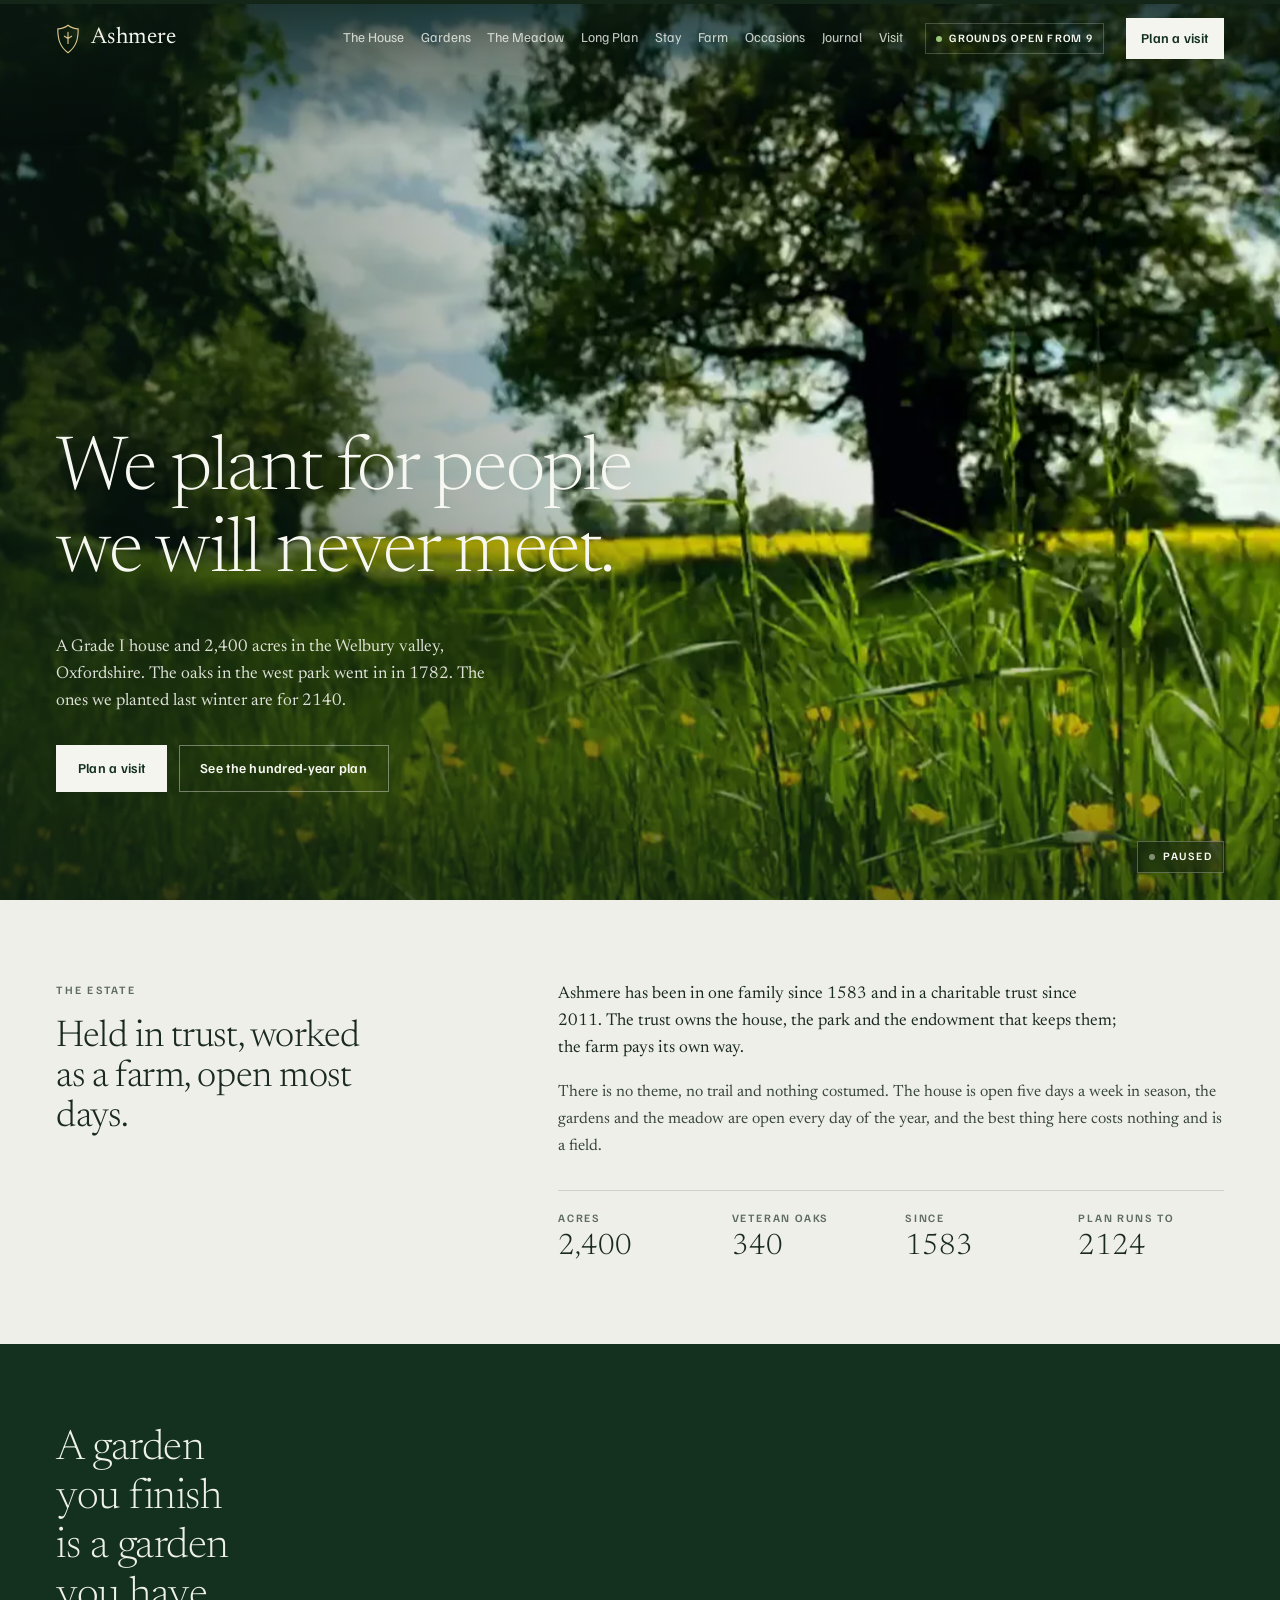
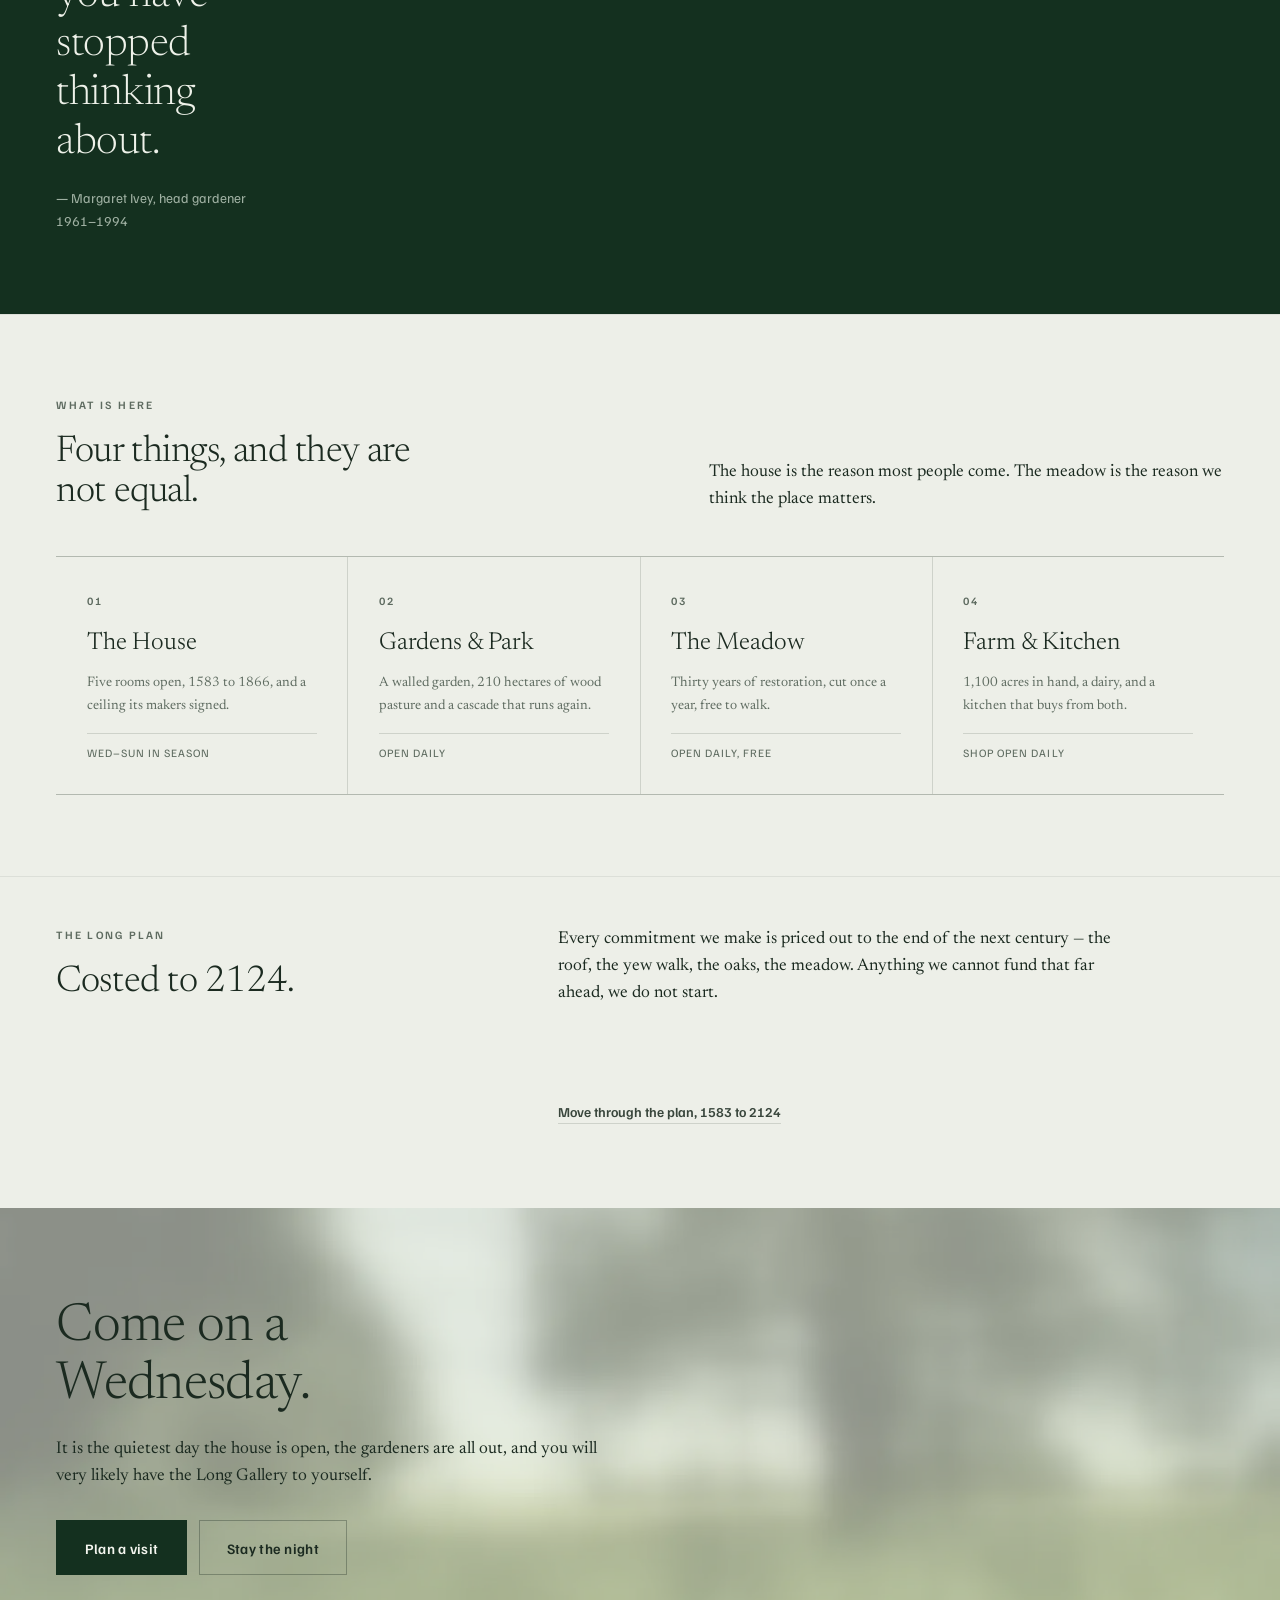
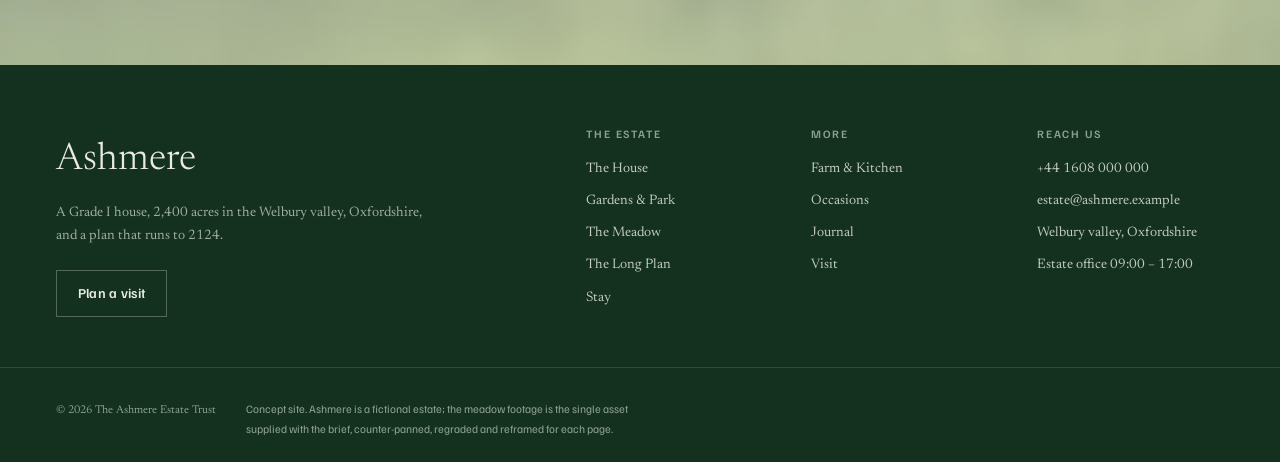
<file: index.html>
<!doctype html>
<html lang="en-GB" class="no-js">
<head>
<meta charset="utf-8">
<meta name="viewport" content="width=device-width, initial-scale=1, viewport-fit=cover">
<title>We plant for people we will never meet — Ashmere</title>
<meta name="description" content="Ashmere is a Grade I house and 2,400 acres in the Welbury valley, run on a hundred-year plan.">
<meta name="theme-color" content="#EDEFE8">
<meta property="og:title" content="We plant for people we will never meet — Ashmere">
<meta property="og:description" content="Ashmere is a Grade I house and 2,400 acres in the Welbury valley, run on a hundred-year plan.">
<meta property="og:type" content="website">
<link rel="preload" href="assets/fonts/newsreader-var.woff2" as="font" type="font/woff2" crossorigin>
<link rel="preload" href="assets/fonts/familjen-var.woff2" as="font" type="font/woff2" crossorigin>
<link rel="stylesheet" href="assets/css/site.css">
<script>document.documentElement.className="js";</script>
</head>
<body class="on-hero" data-page="index">
<a class="skip" href="#main">Skip to content</a>

<header class="bar" id="bar">
  <a class="mark" href="index.html" aria-label="Ashmere, home">
    <svg class="mark__g" width="24" height="30" viewBox="0 0 24 30" aria-hidden="true" focusable="false">
      <path d="M12 1.2c3.4 2.6 6.2 3.6 10.2 3.6 0 9.4-1.4 17.6-10.2 23.9C3.2 22.4 1.8 14.2 1.8 4.8 5.8 4.8 8.6 3.8 12 1.2Z"
            fill="none" stroke="currentColor" stroke-width="1.15" stroke-linejoin="round"/>
      <path d="M12 8.4v11M8.4 12.2 12 14.6l3.6-2.4" fill="none" stroke="currentColor"
            stroke-width="1.15" stroke-linecap="round" stroke-linejoin="round"/>
    </svg>
    <span class="mark__w">Ashmere</span>
  </a>
  <nav class="bar__nav" aria-label="Primary"><ul><li><a href="house.html">The House</a></li><li><a href="gardens.html">Gardens</a></li><li><a href="meadow.html">The Meadow</a></li><li><a href="long-plan.html">Long Plan</a></li><li><a href="stay.html">Stay</a></li><li><a href="kitchen.html">Farm</a></li><li><a href="occasions.html">Occasions</a></li><li><a href="journal.html">Journal</a></li><li><a href="visit.html">Visit</a></li></ul></nav>
  <p class="openchip" id="openChip"><span class="openchip__d"></span><span id="openText">Estate open</span></p>
  <a class="btn btn--sm" href="visit.html#plan">Plan a visit</a>
  <button class="burger" id="burger" aria-expanded="false" aria-controls="sheet" aria-label="Open menu">
    <span></span><span></span>
  </button>
</header>

<div class="sheet" id="sheet" hidden>
  <nav aria-label="Mobile"><ul><li><a href="house.html"><span>The House</span></a></li><li><a href="gardens.html"><span>Gardens & Park</span></a></li><li><a href="meadow.html"><span>The Meadow</span></a></li><li><a href="long-plan.html"><span>The Long Plan</span></a></li><li><a href="stay.html"><span>Stay</span></a></li><li><a href="kitchen.html"><span>Farm & Kitchen</span></a></li><li><a href="occasions.html"><span>Occasions</span></a></li><li><a href="journal.html"><span>Journal</span></a></li><li><a href="visit.html"><span>Visit</span></a></li></ul></nav>
  <a class="btn btn--block" href="visit.html#plan">Plan a visit</a>
  <p class="sheet__c">+44 1608 000 000<br>estate@ashmere.example</p>
</div>

<main id="main">

<section class="hero">
  <div class="hero__media">
    <video class="hero__v" id="heroVideo" muted loop playsinline autoplay disablepictureinpicture
           preload="none" tabindex="-1"></video>
    <div class="hero__scrim"></div>
  </div>
  <div class="wrap hero__in">
    <h1 class="hero__h">
      <span class="ln"><span>We plant for people</span></span>
      <span class="ln"><span>we will never meet.</span></span>
    </h1>
    <p class="hero__lede">A Grade&nbsp;I house and 2,400 acres in the Welbury valley, Oxfordshire.
      The oaks in the west park went in in 1782. The ones we planted last winter are for 2140.</p>
    <div class="hero__acts">
      <a class="btn" href="visit.html#plan">Plan a visit</a>
      <a class="btn btn--line" href="long-plan.html">See the hundred-year plan</a>
    </div>
  </div>
  <button type="button" class="motion" id="motionBtn" aria-pressed="true" aria-label="Background video">
    <span class="motion__d"></span><span id="motionLabel">Playing</span>
  </button>
</section>

<section class="band">
  <div class="wrap two">
    <div class="two__l"><p class="eyebrow reveal">The estate</p>
      <h2 class="reveal">Held in trust, worked as a farm, open most days.</h2></div>
    <div class="two__r">
      <p class="lede reveal">Ashmere has been in one family since 1583 and in a charitable trust
        since 2011. The trust owns the house, the park and the endowment that keeps them; the farm
        pays its own way.</p>
      <p class="reveal">There is no theme, no trail and nothing costumed. The house is open five
        days a week in season, the gardens and the meadow are open every day of the year, and the
        best thing here costs nothing and is a field.</p>
      <dl class="facts reveal">
        <div><dt>Acres</dt><dd>2,400</dd></div>
        <div><dt>Veteran oaks</dt><dd>340</dd></div>
        <div><dt>Since</dt><dd>1583</dd></div>
        <div><dt>Plan runs to</dt><dd>2124</dd></div>
      </dl>
    </div>
  </div>
</section>

<section class="band band--park">
  <div class="wrap">
    <blockquote class="pull reveal">
      <p>A garden you finish is a garden you have stopped thinking about.</p>
      <footer>— Margaret Ivey, head gardener 1961&ndash;1994</footer>
    </blockquote>
  </div>
</section>

<section class="band">
  <div class="wrap">
    <header class="head">
      <div><p class="eyebrow reveal">What is here</p><h2 class="reveal">Four things, and they are not equal.</h2></div>
      <p class="lede reveal">The house is the reason most people come. The meadow is the reason
        we think the place matters.</p>
    </header>
    <div class="grid4">
      <article class="tile"><a href="house.html"><span class="tile__n">01</span>
        <h3>The House</h3><p>Five rooms open, 1583 to 1866, and a ceiling its makers signed.</p>
        <span class="tile__m">Wed&ndash;Sun in season</span></a></article>
      <article class="tile"><a href="gardens.html"><span class="tile__n">02</span>
        <h3>Gardens &amp; Park</h3><p>A walled garden, 210 hectares of wood pasture and a cascade that runs again.</p>
        <span class="tile__m">Open daily</span></a></article>
      <article class="tile"><a href="meadow.html"><span class="tile__n">03</span>
        <h3>The Meadow</h3><p>Thirty years of restoration, cut once a year, free to walk.</p>
        <span class="tile__m">Open daily, free</span></a></article>
      <article class="tile"><a href="kitchen.html"><span class="tile__n">04</span>
        <h3>Farm &amp; Kitchen</h3><p>1,100 acres in hand, a dairy, and a kitchen that buys from both.</p>
        <span class="tile__m">Shop open daily</span></a></article>
    </div>
  </div>
</section>

<section class="band band--tight">
  <div class="wrap two">
    <div class="two__l"><p class="eyebrow reveal">The long plan</p>
      <h2 class="reveal">Costed to 2124.</h2></div>
    <div class="two__r">
      <p class="lede reveal">Every commitment we make is priced out to the end of the next
        century — the roof, the yew walk, the oaks, the meadow. Anything we cannot fund that far
        ahead, we do not start.</p>
      <p class="reveal">It sounds grand and it is mostly just arithmetic. It also means nobody
        here is in a hurry, which visitors notice within about ten minutes.</p>
      <p class="more reveal"><a href="long-plan.html">Move through the plan, 1583 to 2124</a></p>
    </div>
  </div>
</section>

<section class="cta">
  <div class="wrap cta__in">
    <h2 class="reveal">Come on a Wednesday.</h2>
    <p class="lede reveal">It is the quietest day the house is open, the gardeners are all out,
      and you will very likely have the Long Gallery to yourself.</p>
    <div class="cta__acts"><a class="btn btn--lg" href="visit.html#plan">Plan a visit</a>
      <a class="btn btn--line btn--lg" href="stay.html">Stay the night</a></div>
  </div>
</section>

</main>

<footer class="foot">
  <div class="wrap foot__top">
    <div class="foot__brand">
      <p class="foot__mk">Ashmere</p>
      <p class="foot__tag">A Grade&nbsp;I house, 2,400 acres in the Welbury valley, Oxfordshire,<br>
        and a plan that runs to 2124.</p>
      <a class="btn btn--ghost" href="visit.html#plan">Plan a visit</a>
    </div>
    <div class="foot__cols">
      <div><h2>The estate</h2><ul><li><a href="house.html">The House</a></li><li><a href="gardens.html">Gardens & Park</a></li><li><a href="meadow.html">The Meadow</a></li><li><a href="long-plan.html">The Long Plan</a></li><li><a href="stay.html">Stay</a></li></ul></div>
      <div><h2>More</h2><ul><li><a href="kitchen.html">Farm & Kitchen</a></li><li><a href="occasions.html">Occasions</a></li><li><a href="journal.html">Journal</a></li><li><a href="visit.html">Visit</a></li></ul></div>
      <div><h2>Reach us</h2><ul>
        <li><a href="tel:+441608000000">+44 1608 000 000</a></li>
        <li><a href="mailto:estate@ashmere.example">estate@ashmere.example</a></li>
        <li><span>Welbury valley, Oxfordshire</span></li>
        <li><span>Estate office 09:00 – 17:00</span></li>
      </ul></div>
    </div>
  </div>
  <div class="wrap foot__base">
    <p>© 2026 The Ashmere Estate Trust</p>
    <p class="foot__fine">Concept site. Ashmere is a fictional estate; the meadow footage is
      the single asset supplied with the brief, counter-panned, regraded and reframed for each page.</p>
  </div>
</footer>

<script src="assets/js/site.js" defer></script>
<script>window.ASH_HERO=1;</script>
</body>
</html>
</file>
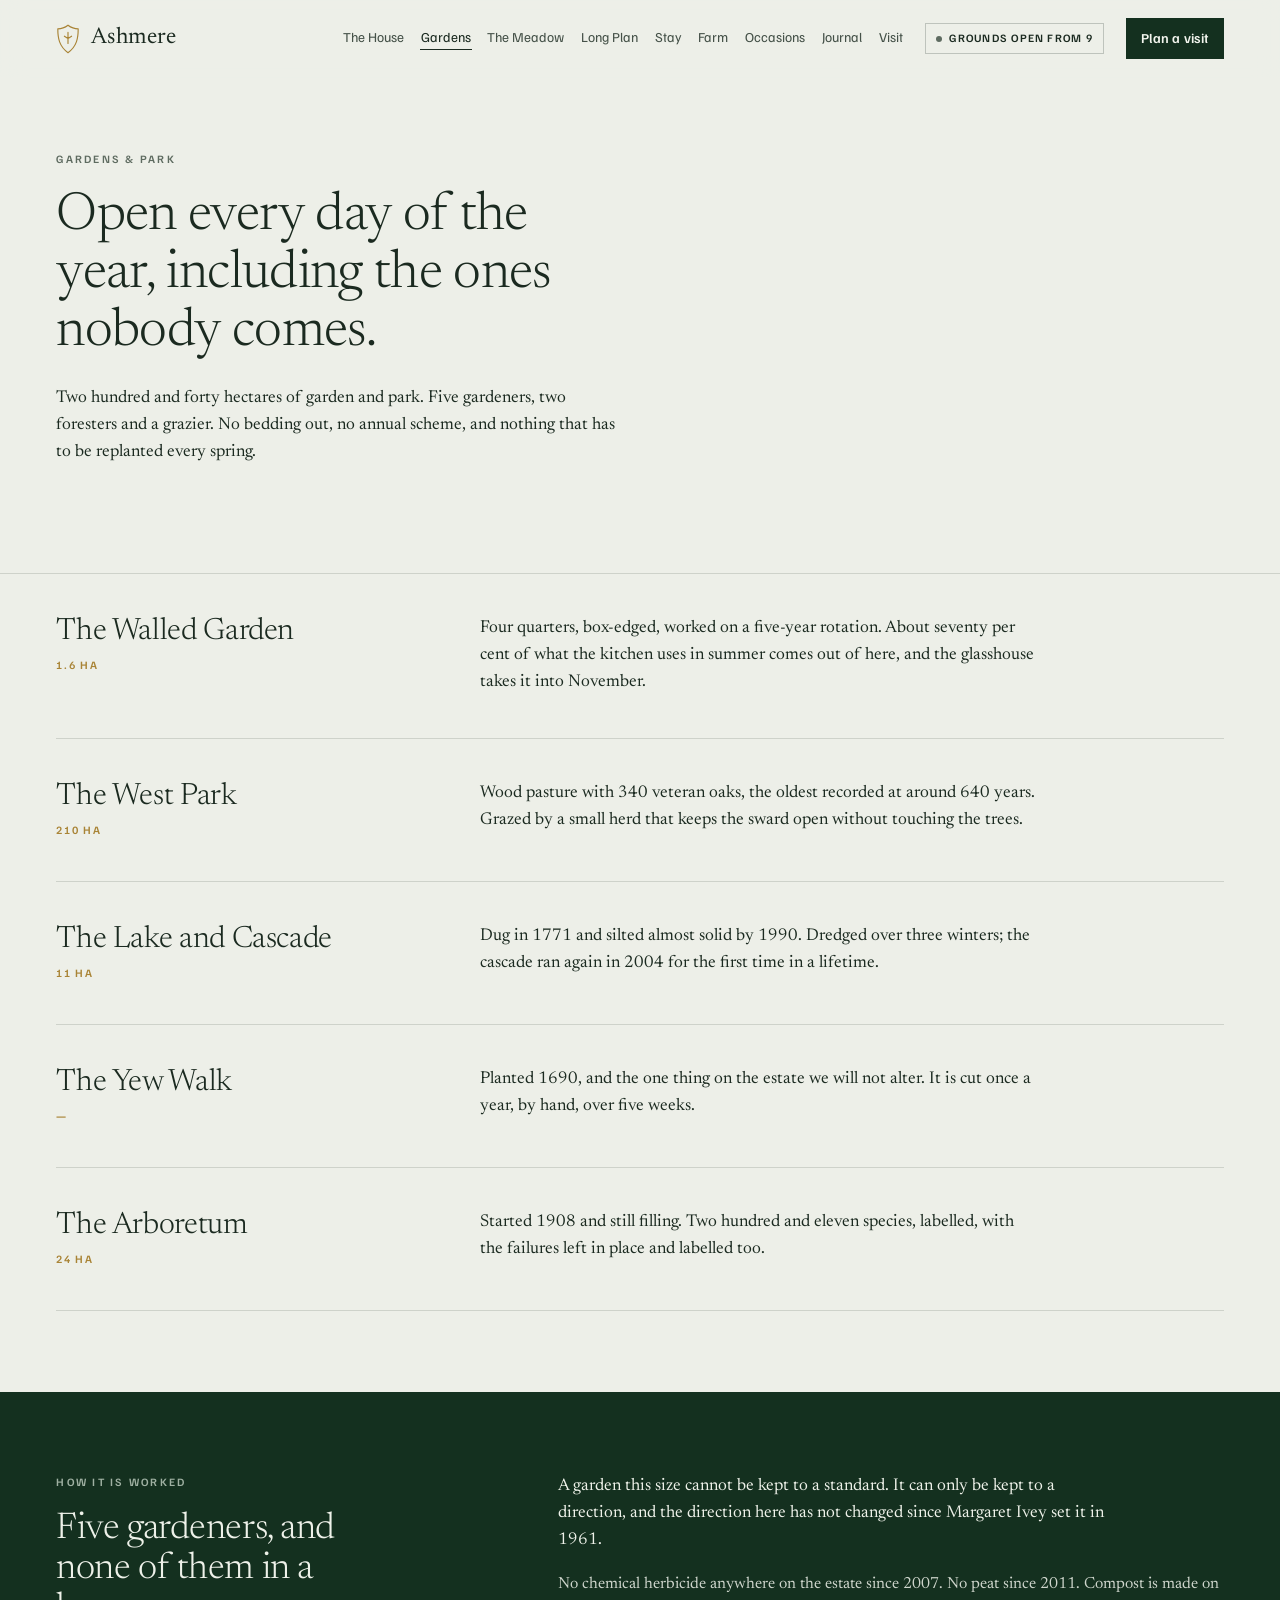
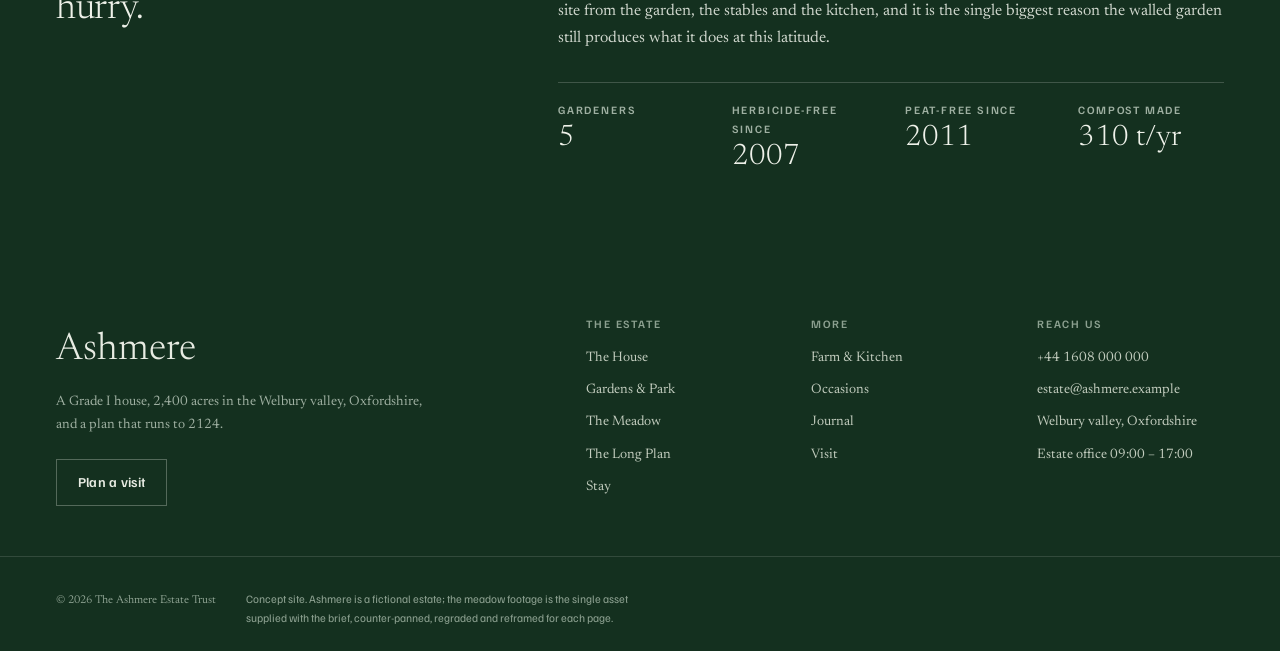
<file: gardens.html>
<!doctype html>
<html lang="en-GB" class="no-js">
<head>
<meta charset="utf-8">
<meta name="viewport" content="width=device-width, initial-scale=1, viewport-fit=cover">
<title>Gardens &amp; Park — Ashmere</title>
<meta name="description" content="A walled garden, 210 hectares of wood pasture, a lake and cascade, a 1690 yew walk and an arboretum.">
<meta name="theme-color" content="#EDEFE8">
<meta property="og:title" content="Gardens &amp; Park — Ashmere">
<meta property="og:description" content="A walled garden, 210 hectares of wood pasture, a lake and cascade, a 1690 yew walk and an arboretum.">
<meta property="og:type" content="website">
<link rel="preload" href="assets/fonts/newsreader-var.woff2" as="font" type="font/woff2" crossorigin>
<link rel="preload" href="assets/fonts/familjen-var.woff2" as="font" type="font/woff2" crossorigin>
<link rel="stylesheet" href="assets/css/site.css">
<script>document.documentElement.className="js";</script>
</head>
<body class="" data-page="gardens">
<a class="skip" href="#main">Skip to content</a>

<header class="bar" id="bar">
  <a class="mark" href="index.html" aria-label="Ashmere, home">
    <svg class="mark__g" width="24" height="30" viewBox="0 0 24 30" aria-hidden="true" focusable="false">
      <path d="M12 1.2c3.4 2.6 6.2 3.6 10.2 3.6 0 9.4-1.4 17.6-10.2 23.9C3.2 22.4 1.8 14.2 1.8 4.8 5.8 4.8 8.6 3.8 12 1.2Z"
            fill="none" stroke="currentColor" stroke-width="1.15" stroke-linejoin="round"/>
      <path d="M12 8.4v11M8.4 12.2 12 14.6l3.6-2.4" fill="none" stroke="currentColor"
            stroke-width="1.15" stroke-linecap="round" stroke-linejoin="round"/>
    </svg>
    <span class="mark__w">Ashmere</span>
  </a>
  <nav class="bar__nav" aria-label="Primary"><ul><li><a href="house.html">The House</a></li><li><a href="gardens.html" aria-current="page">Gardens</a></li><li><a href="meadow.html">The Meadow</a></li><li><a href="long-plan.html">Long Plan</a></li><li><a href="stay.html">Stay</a></li><li><a href="kitchen.html">Farm</a></li><li><a href="occasions.html">Occasions</a></li><li><a href="journal.html">Journal</a></li><li><a href="visit.html">Visit</a></li></ul></nav>
  <p class="openchip" id="openChip"><span class="openchip__d"></span><span id="openText">Estate open</span></p>
  <a class="btn btn--sm" href="visit.html#plan">Plan a visit</a>
  <button class="burger" id="burger" aria-expanded="false" aria-controls="sheet" aria-label="Open menu">
    <span></span><span></span>
  </button>
</header>

<div class="sheet" id="sheet" hidden>
  <nav aria-label="Mobile"><ul><li><a href="house.html"><span>The House</span></a></li><li><a href="gardens.html"><span>Gardens & Park</span></a></li><li><a href="meadow.html"><span>The Meadow</span></a></li><li><a href="long-plan.html"><span>The Long Plan</span></a></li><li><a href="stay.html"><span>Stay</span></a></li><li><a href="kitchen.html"><span>Farm & Kitchen</span></a></li><li><a href="occasions.html"><span>Occasions</span></a></li><li><a href="journal.html"><span>Journal</span></a></li><li><a href="visit.html"><span>Visit</span></a></li></ul></nav>
  <a class="btn btn--block" href="visit.html#plan">Plan a visit</a>
  <p class="sheet__c">+44 1608 000 000<br>estate@ashmere.example</p>
</div>

<main id="main">
<section class="phead phead--light">
  
  <div class="wrap phead__in">
    <p class="eyebrow reveal">Gardens & Park</p>
    <h1 class="phead__h reveal">Open every day of the year, including the ones nobody comes.</h1>
    <p class="lede reveal">Two hundred and forty hectares of garden and park. Five gardeners, two foresters and a grazier. No bedding out, no annual scheme, and nothing that has to be replanted every spring.</p>
    
  </div>
</section>
<section class="band band--tight"><div class="wrap areas">
      <article class="area">
        <div class="area__h"><h2>The Walled Garden</h2><p class="area__m">1.6 ha</p></div>
        <p class="lede">Four quarters, box-edged, worked on a five-year rotation. About seventy per cent of what the kitchen uses in summer comes out of here, and the glasshouse takes it into November.</p>
      </article>
      <article class="area">
        <div class="area__h"><h2>The West Park</h2><p class="area__m">210 ha</p></div>
        <p class="lede">Wood pasture with 340 veteran oaks, the oldest recorded at around 640 years. Grazed by a small herd that keeps the sward open without touching the trees.</p>
      </article>
      <article class="area">
        <div class="area__h"><h2>The Lake and Cascade</h2><p class="area__m">11 ha</p></div>
        <p class="lede">Dug in 1771 and silted almost solid by 1990. Dredged over three winters; the cascade ran again in 2004 for the first time in a lifetime.</p>
      </article>
      <article class="area">
        <div class="area__h"><h2>The Yew Walk</h2><p class="area__m">—</p></div>
        <p class="lede">Planted 1690, and the one thing on the estate we will not alter. It is cut once a year, by hand, over five weeks.</p>
      </article>
      <article class="area">
        <div class="area__h"><h2>The Arboretum</h2><p class="area__m">24 ha</p></div>
        <p class="lede">Started 1908 and still filling. Two hundred and eleven species, labelled, with the failures left in place and labelled too.</p>
      </article></div></section>

<section class="band band--park">
  <div class="wrap two">
    <div class="two__l"><p class="eyebrow reveal">How it is worked</p>
      <h2 class="reveal">Five gardeners, and none of them in a hurry.</h2></div>
    <div class="two__r">
      <p class="lede reveal">A garden this size cannot be kept to a standard. It can only be kept
        to a direction, and the direction here has not changed since Margaret Ivey set it in 1961.</p>
      <p class="reveal">No chemical herbicide anywhere on the estate since 2007. No peat since 2011.
        Compost is made on site from the garden, the stables and the kitchen, and it is the single
        biggest reason the walled garden still produces what it does at this latitude.</p>
      <dl class="facts facts--inv reveal">
        <div><dt>Gardeners</dt><dd>5</dd></div>
        <div><dt>Herbicide-free since</dt><dd>2007</dd></div>
        <div><dt>Peat-free since</dt><dd>2011</dd></div>
        <div><dt>Compost made</dt><dd>310 t/yr</dd></div>
      </dl>
    </div>
  </div>
</section>

</main>

<footer class="foot">
  <div class="wrap foot__top">
    <div class="foot__brand">
      <p class="foot__mk">Ashmere</p>
      <p class="foot__tag">A Grade&nbsp;I house, 2,400 acres in the Welbury valley, Oxfordshire,<br>
        and a plan that runs to 2124.</p>
      <a class="btn btn--ghost" href="visit.html#plan">Plan a visit</a>
    </div>
    <div class="foot__cols">
      <div><h2>The estate</h2><ul><li><a href="house.html">The House</a></li><li><a href="gardens.html">Gardens & Park</a></li><li><a href="meadow.html">The Meadow</a></li><li><a href="long-plan.html">The Long Plan</a></li><li><a href="stay.html">Stay</a></li></ul></div>
      <div><h2>More</h2><ul><li><a href="kitchen.html">Farm & Kitchen</a></li><li><a href="occasions.html">Occasions</a></li><li><a href="journal.html">Journal</a></li><li><a href="visit.html">Visit</a></li></ul></div>
      <div><h2>Reach us</h2><ul>
        <li><a href="tel:+441608000000">+44 1608 000 000</a></li>
        <li><a href="mailto:estate@ashmere.example">estate@ashmere.example</a></li>
        <li><span>Welbury valley, Oxfordshire</span></li>
        <li><span>Estate office 09:00 – 17:00</span></li>
      </ul></div>
    </div>
  </div>
  <div class="wrap foot__base">
    <p>© 2026 The Ashmere Estate Trust</p>
    <p class="foot__fine">Concept site. Ashmere is a fictional estate; the meadow footage is
      the single asset supplied with the brief, counter-panned, regraded and reframed for each page.</p>
  </div>
</footer>

<script src="assets/js/site.js" defer></script>
</body>
</html>
</file>
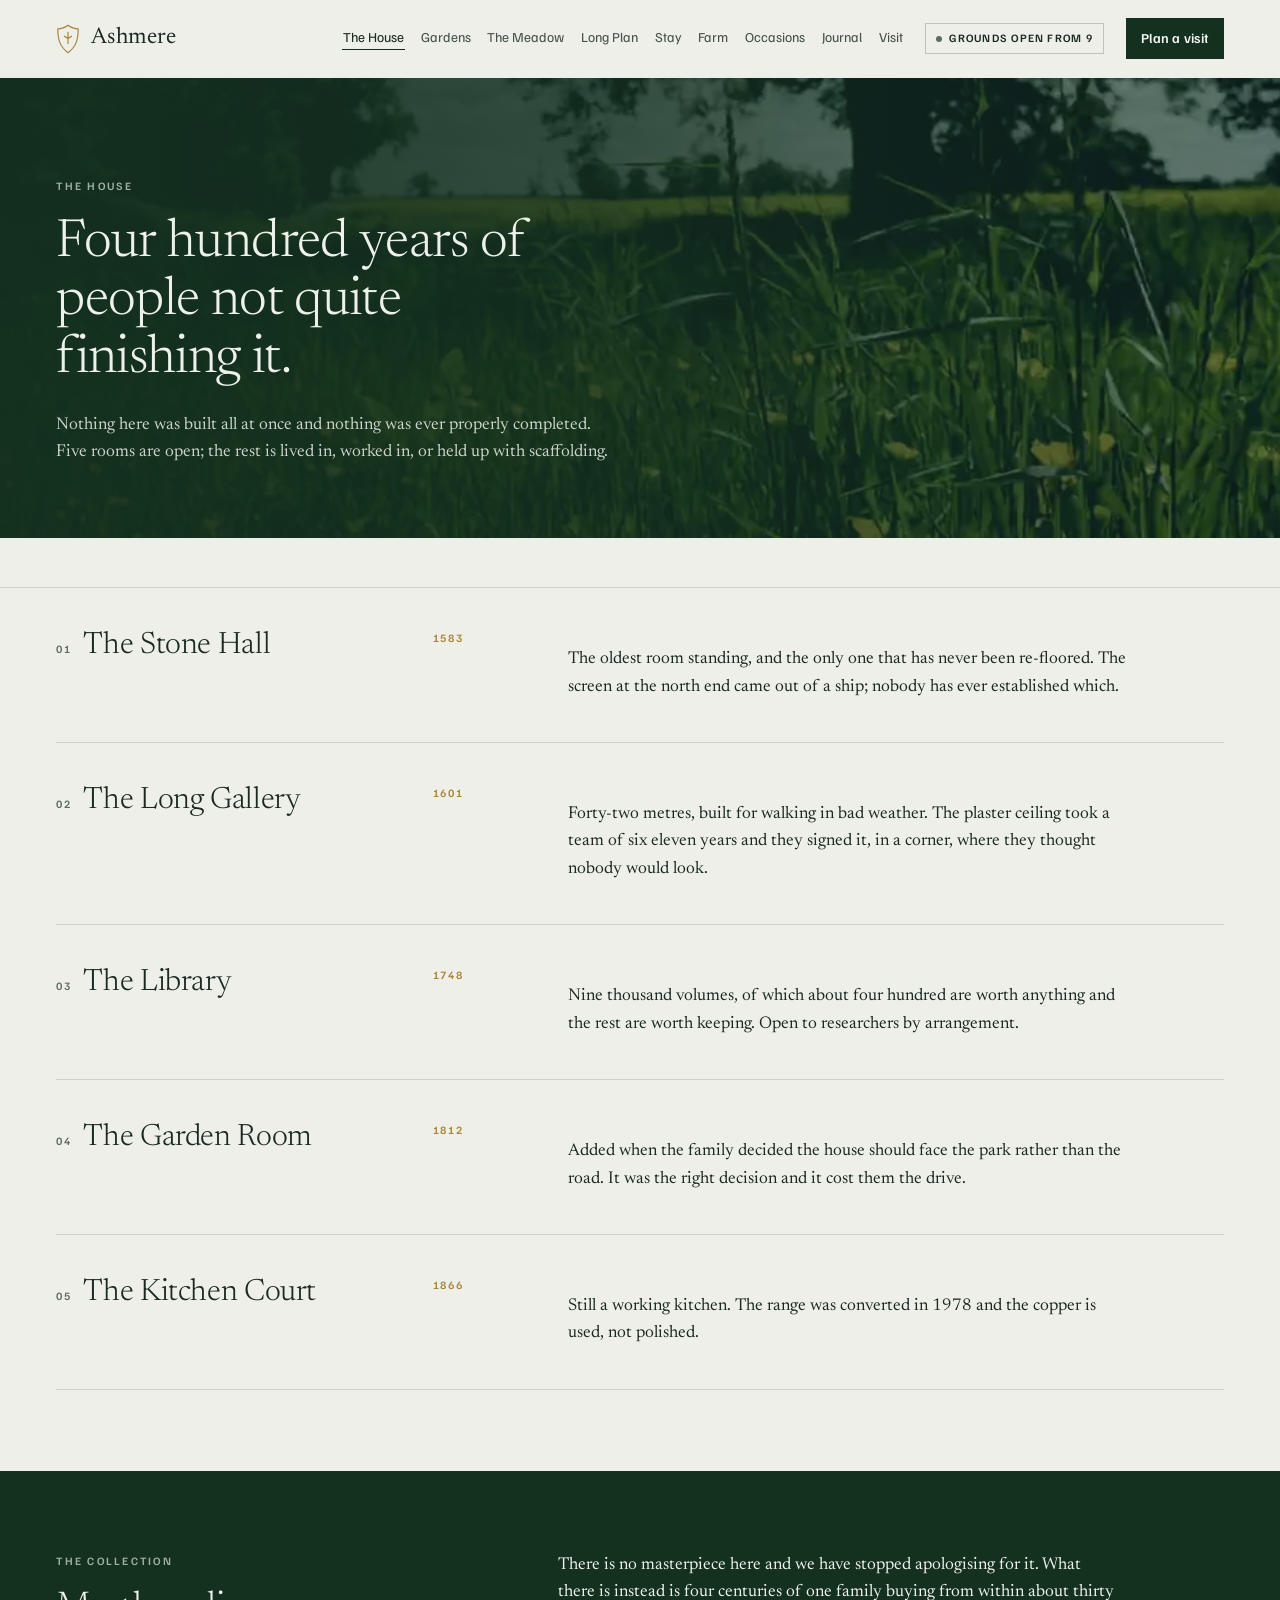
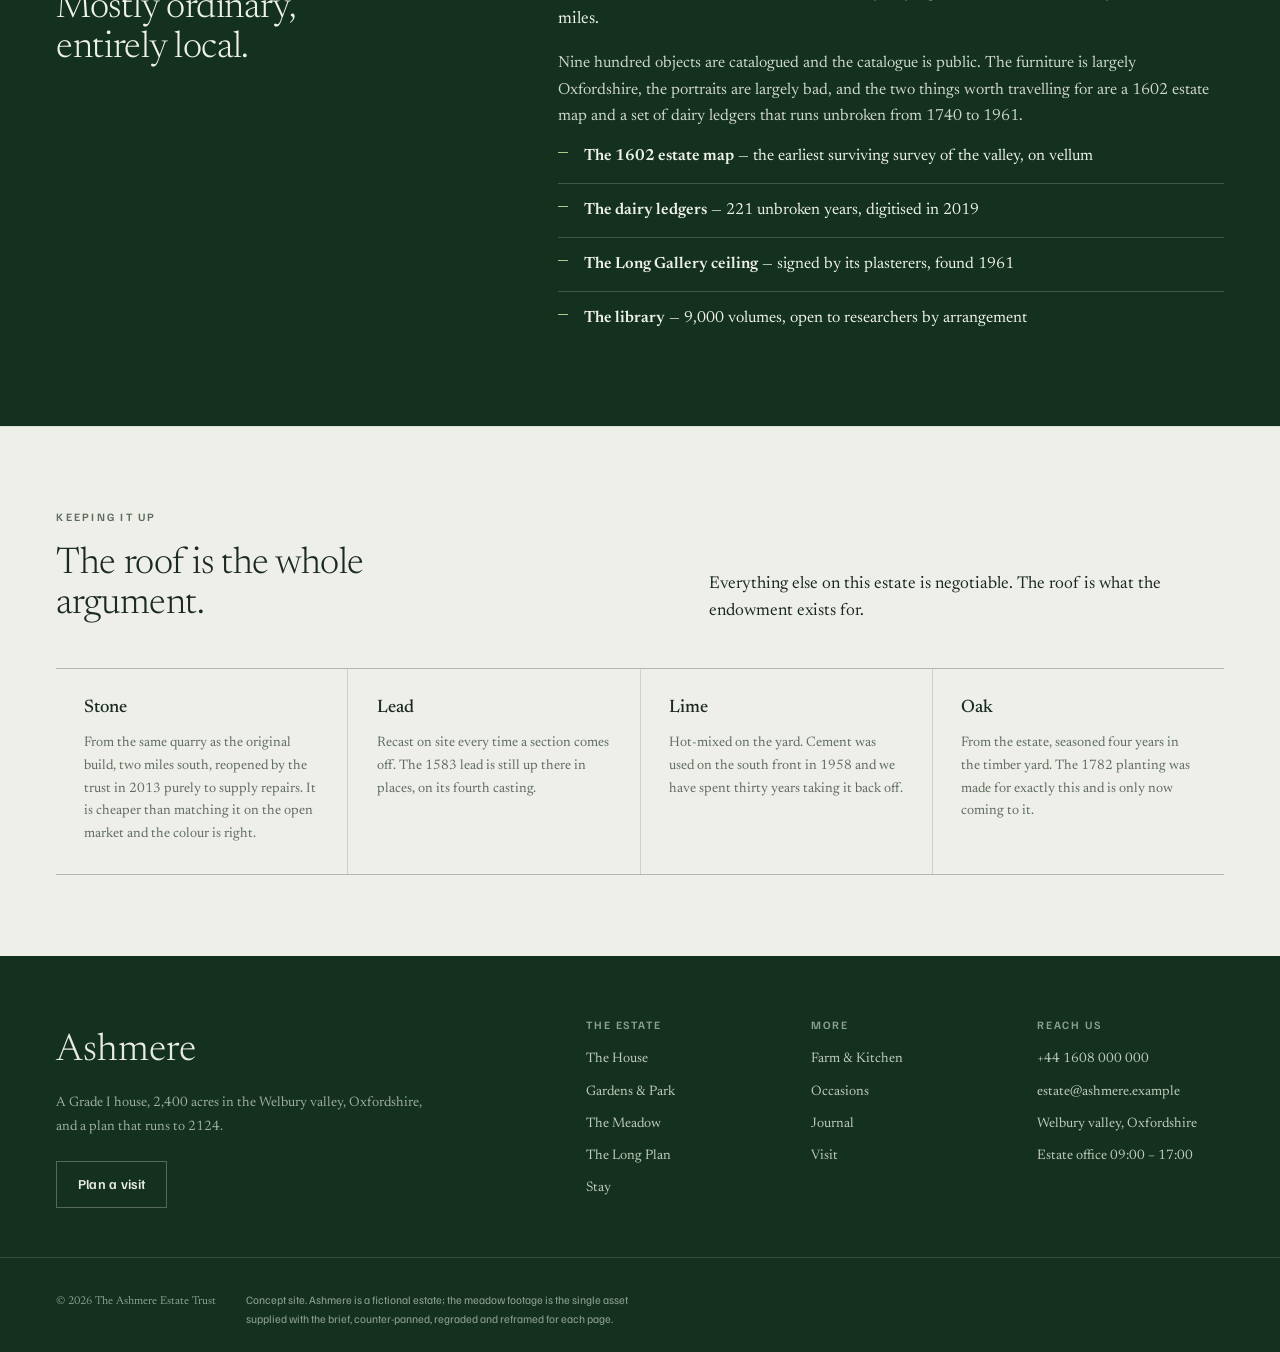
<file: house.html>
<!doctype html>
<html lang="en-GB" class="no-js">
<head>
<meta charset="utf-8">
<meta name="viewport" content="width=device-width, initial-scale=1, viewport-fit=cover">
<title>The House — Ashmere</title>
<meta name="description" content="Five rooms open to visitors, from the 1583 Stone Hall to the 1866 kitchen court.">
<meta name="theme-color" content="#EDEFE8">
<meta property="og:title" content="The House — Ashmere">
<meta property="og:description" content="Five rooms open to visitors, from the 1583 Stone Hall to the 1866 kitchen court.">
<meta property="og:type" content="website">
<link rel="preload" href="assets/fonts/newsreader-var.woff2" as="font" type="font/woff2" crossorigin>
<link rel="preload" href="assets/fonts/familjen-var.woff2" as="font" type="font/woff2" crossorigin>
<link rel="stylesheet" href="assets/css/site.css">
<script>document.documentElement.className="js";</script>
</head>
<body class="" data-page="house">
<a class="skip" href="#main">Skip to content</a>

<header class="bar" id="bar">
  <a class="mark" href="index.html" aria-label="Ashmere, home">
    <svg class="mark__g" width="24" height="30" viewBox="0 0 24 30" aria-hidden="true" focusable="false">
      <path d="M12 1.2c3.4 2.6 6.2 3.6 10.2 3.6 0 9.4-1.4 17.6-10.2 23.9C3.2 22.4 1.8 14.2 1.8 4.8 5.8 4.8 8.6 3.8 12 1.2Z"
            fill="none" stroke="currentColor" stroke-width="1.15" stroke-linejoin="round"/>
      <path d="M12 8.4v11M8.4 12.2 12 14.6l3.6-2.4" fill="none" stroke="currentColor"
            stroke-width="1.15" stroke-linecap="round" stroke-linejoin="round"/>
    </svg>
    <span class="mark__w">Ashmere</span>
  </a>
  <nav class="bar__nav" aria-label="Primary"><ul><li><a href="house.html" aria-current="page">The House</a></li><li><a href="gardens.html">Gardens</a></li><li><a href="meadow.html">The Meadow</a></li><li><a href="long-plan.html">Long Plan</a></li><li><a href="stay.html">Stay</a></li><li><a href="kitchen.html">Farm</a></li><li><a href="occasions.html">Occasions</a></li><li><a href="journal.html">Journal</a></li><li><a href="visit.html">Visit</a></li></ul></nav>
  <p class="openchip" id="openChip"><span class="openchip__d"></span><span id="openText">Estate open</span></p>
  <a class="btn btn--sm" href="visit.html#plan">Plan a visit</a>
  <button class="burger" id="burger" aria-expanded="false" aria-controls="sheet" aria-label="Open menu">
    <span></span><span></span>
  </button>
</header>

<div class="sheet" id="sheet" hidden>
  <nav aria-label="Mobile"><ul><li><a href="house.html"><span>The House</span></a></li><li><a href="gardens.html"><span>Gardens & Park</span></a></li><li><a href="meadow.html"><span>The Meadow</span></a></li><li><a href="long-plan.html"><span>The Long Plan</span></a></li><li><a href="stay.html"><span>Stay</span></a></li><li><a href="kitchen.html"><span>Farm & Kitchen</span></a></li><li><a href="occasions.html"><span>Occasions</span></a></li><li><a href="journal.html"><span>Journal</span></a></li><li><a href="visit.html"><span>Visit</span></a></li></ul></nav>
  <a class="btn btn--block" href="visit.html#plan">Plan a visit</a>
  <p class="sheet__c">+44 1608 000 000<br>estate@ashmere.example</p>
</div>

<main id="main">
<section class="phead phead--dusk">
  <div class="phead__media"><video class="phead__v" muted loop playsinline preload="none" data-src="assets/media/dusk-1600.mp4" poster="assets/media/poster-dusk.webp" aria-hidden="true" tabindex="-1"></video><div class="phead__scrim"></div></div>
  <div class="wrap phead__in">
    <p class="eyebrow reveal">The House</p>
    <h1 class="phead__h reveal">Four hundred years of people not quite finishing it.</h1>
    <p class="lede reveal">Nothing here was built all at once and nothing was ever properly completed. Five rooms are open; the rest is lived in, worked in, or held up with scaffolding.</p>
    
  </div>
</section>
<section class="band band--tight"><div class="wrap rooms">
      <article class="room">
        <div class="room__id"><span class="room__n">01</span><h2>The Stone Hall</h2></div>
        <p class="room__yr">1583</p>
        <p class="lede">The oldest room standing, and the only one that has never been re-floored. The screen at the north end came out of a ship; nobody has ever established which.</p>
      </article>
      <article class="room">
        <div class="room__id"><span class="room__n">02</span><h2>The Long Gallery</h2></div>
        <p class="room__yr">1601</p>
        <p class="lede">Forty-two metres, built for walking in bad weather. The plaster ceiling took a team of six eleven years and they signed it, in a corner, where they thought nobody would look.</p>
      </article>
      <article class="room">
        <div class="room__id"><span class="room__n">03</span><h2>The Library</h2></div>
        <p class="room__yr">1748</p>
        <p class="lede">Nine thousand volumes, of which about four hundred are worth anything and the rest are worth keeping. Open to researchers by arrangement.</p>
      </article>
      <article class="room">
        <div class="room__id"><span class="room__n">04</span><h2>The Garden Room</h2></div>
        <p class="room__yr">1812</p>
        <p class="lede">Added when the family decided the house should face the park rather than the road. It was the right decision and it cost them the drive.</p>
      </article>
      <article class="room">
        <div class="room__id"><span class="room__n">05</span><h2>The Kitchen Court</h2></div>
        <p class="room__yr">1866</p>
        <p class="lede">Still a working kitchen. The range was converted in 1978 and the copper is used, not polished.</p>
      </article></div></section>

<section class="band band--park">
  <div class="wrap two">
    <div class="two__l"><p class="eyebrow reveal">The collection</p>
      <h2 class="reveal">Mostly ordinary, entirely local.</h2></div>
    <div class="two__r">
      <p class="lede reveal">There is no masterpiece here and we have stopped apologising for it.
        What there is instead is four centuries of one family buying from within about thirty miles.</p>
      <p class="reveal">Nine hundred objects are catalogued and the catalogue is public. The
        furniture is largely Oxfordshire, the portraits are largely bad, and the two things worth
        travelling for are a 1602 estate map and a set of dairy ledgers that runs unbroken from
        1740 to 1961.</p>
      <ul class="ticks reveal">
        <li><b>The 1602 estate map</b> — the earliest surviving survey of the valley, on vellum</li>
        <li><b>The dairy ledgers</b> — 221 unbroken years, digitised in 2019</li>
        <li><b>The Long Gallery ceiling</b> — signed by its plasterers, found 1961</li>
        <li><b>The library</b> — 9,000 volumes, open to researchers by arrangement</li>
      </ul>
    </div>
  </div>
</section>

<section class="band">
  <div class="wrap">
    <header class="head">
      <div><p class="eyebrow reveal">Keeping it up</p><h2 class="reveal">The roof is the whole argument.</h2></div>
      <p class="lede reveal">Everything else on this estate is negotiable. The roof is what the
        endowment exists for.</p>
    </header>
    <div class="mats">
      <article class="mat"><h3>Stone</h3><p>From the same quarry as the original build, two miles
        south, reopened by the trust in 2013 purely to supply repairs. It is cheaper than matching
        it on the open market and the colour is right.</p></article>
      <article class="mat"><h3>Lead</h3><p>Recast on site every time a section comes off. The
        1583 lead is still up there in places, on its fourth casting.</p></article>
      <article class="mat"><h3>Lime</h3><p>Hot-mixed on the yard. Cement was used on the south
        front in 1958 and we have spent thirty years taking it back off.</p></article>
      <article class="mat"><h3>Oak</h3><p>From the estate, seasoned four years in the timber
        yard. The 1782 planting was made for exactly this and is only now coming to it.</p></article>
    </div>
  </div>
</section>

</main>

<footer class="foot">
  <div class="wrap foot__top">
    <div class="foot__brand">
      <p class="foot__mk">Ashmere</p>
      <p class="foot__tag">A Grade&nbsp;I house, 2,400 acres in the Welbury valley, Oxfordshire,<br>
        and a plan that runs to 2124.</p>
      <a class="btn btn--ghost" href="visit.html#plan">Plan a visit</a>
    </div>
    <div class="foot__cols">
      <div><h2>The estate</h2><ul><li><a href="house.html">The House</a></li><li><a href="gardens.html">Gardens & Park</a></li><li><a href="meadow.html">The Meadow</a></li><li><a href="long-plan.html">The Long Plan</a></li><li><a href="stay.html">Stay</a></li></ul></div>
      <div><h2>More</h2><ul><li><a href="kitchen.html">Farm & Kitchen</a></li><li><a href="occasions.html">Occasions</a></li><li><a href="journal.html">Journal</a></li><li><a href="visit.html">Visit</a></li></ul></div>
      <div><h2>Reach us</h2><ul>
        <li><a href="tel:+441608000000">+44 1608 000 000</a></li>
        <li><a href="mailto:estate@ashmere.example">estate@ashmere.example</a></li>
        <li><span>Welbury valley, Oxfordshire</span></li>
        <li><span>Estate office 09:00 – 17:00</span></li>
      </ul></div>
    </div>
  </div>
  <div class="wrap foot__base">
    <p>© 2026 The Ashmere Estate Trust</p>
    <p class="foot__fine">Concept site. Ashmere is a fictional estate; the meadow footage is
      the single asset supplied with the brief, counter-panned, regraded and reframed for each page.</p>
  </div>
</footer>

<script src="assets/js/site.js" defer></script>
</body>
</html>
</file>
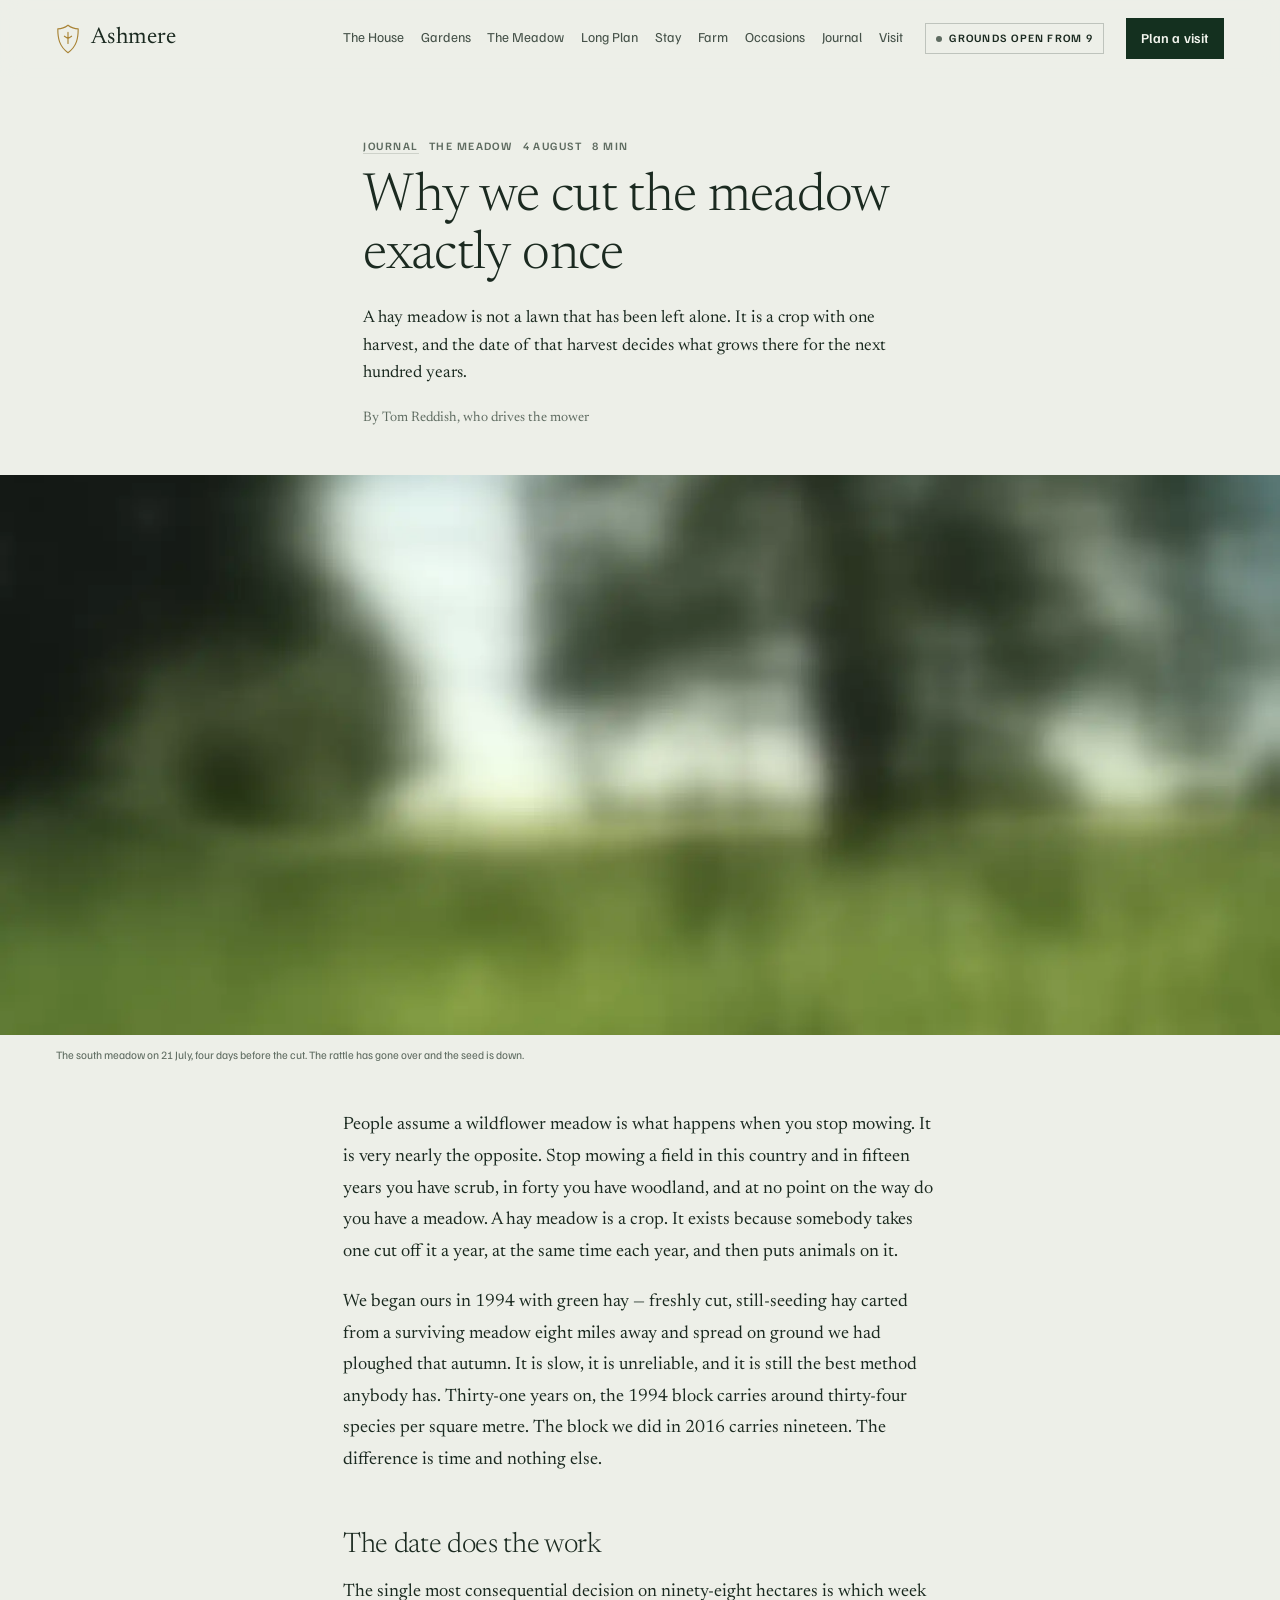
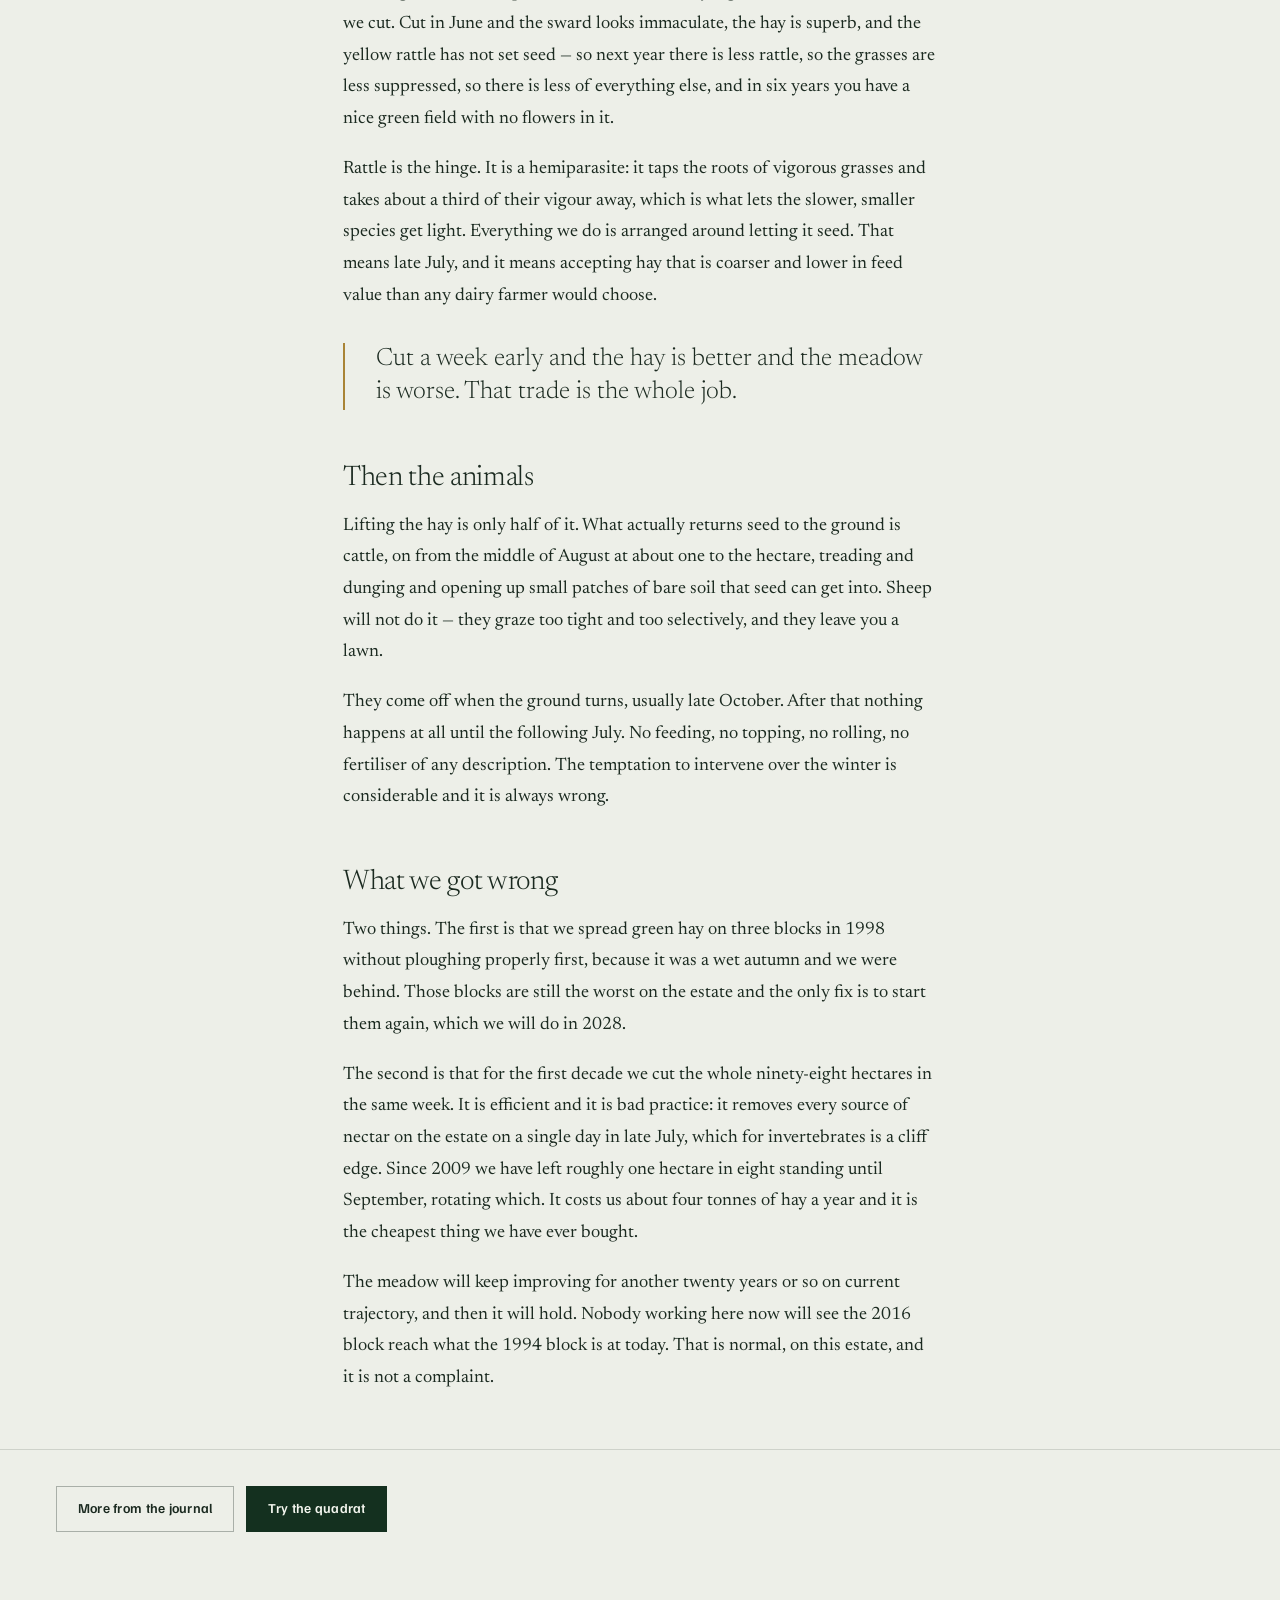
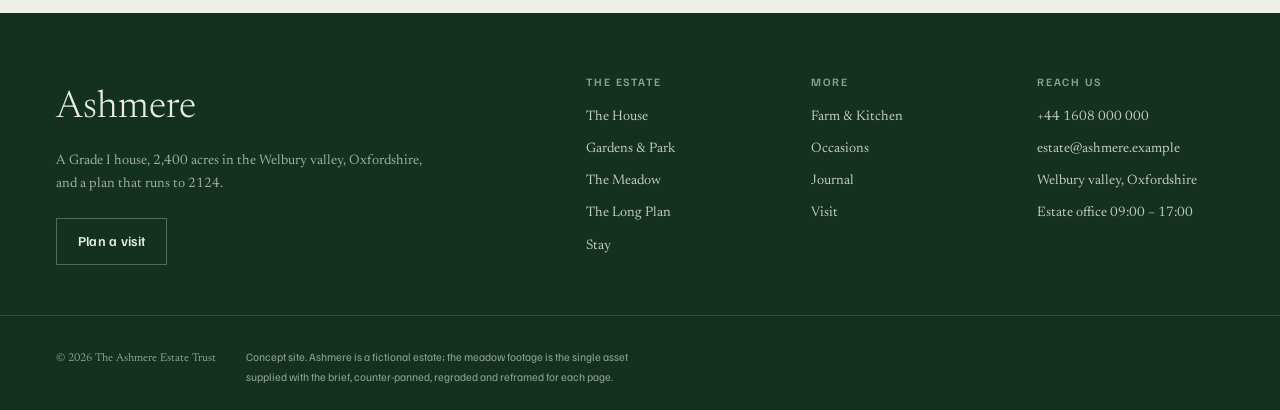
<file: journal-hay.html>
<!doctype html>
<html lang="en-GB" class="no-js">
<head>
<meta charset="utf-8">
<meta name="viewport" content="width=device-width, initial-scale=1, viewport-fit=cover">
<title>Why we cut the meadow exactly once — Ashmere</title>
<meta name="description" content="A hay meadow is not a lawn that has been left alone. It is a crop with one harvest, and the date of that harvest decides what grows there for the next hundred years.">
<meta name="theme-color" content="#EDEFE8">
<meta property="og:title" content="Why we cut the meadow exactly once — Ashmere">
<meta property="og:description" content="A hay meadow is not a lawn that has been left alone. It is a crop with one harvest, and the date of that harvest decides what grows there for the next hundred years.">
<meta property="og:type" content="website">
<link rel="preload" href="assets/fonts/newsreader-var.woff2" as="font" type="font/woff2" crossorigin>
<link rel="preload" href="assets/fonts/familjen-var.woff2" as="font" type="font/woff2" crossorigin>
<link rel="stylesheet" href="assets/css/site.css">
<script>document.documentElement.className="js";</script>
</head>
<body class="" data-page="journal-hay">
<a class="skip" href="#main">Skip to content</a>

<header class="bar" id="bar">
  <a class="mark" href="index.html" aria-label="Ashmere, home">
    <svg class="mark__g" width="24" height="30" viewBox="0 0 24 30" aria-hidden="true" focusable="false">
      <path d="M12 1.2c3.4 2.6 6.2 3.6 10.2 3.6 0 9.4-1.4 17.6-10.2 23.9C3.2 22.4 1.8 14.2 1.8 4.8 5.8 4.8 8.6 3.8 12 1.2Z"
            fill="none" stroke="currentColor" stroke-width="1.15" stroke-linejoin="round"/>
      <path d="M12 8.4v11M8.4 12.2 12 14.6l3.6-2.4" fill="none" stroke="currentColor"
            stroke-width="1.15" stroke-linecap="round" stroke-linejoin="round"/>
    </svg>
    <span class="mark__w">Ashmere</span>
  </a>
  <nav class="bar__nav" aria-label="Primary"><ul><li><a href="house.html">The House</a></li><li><a href="gardens.html">Gardens</a></li><li><a href="meadow.html">The Meadow</a></li><li><a href="long-plan.html">Long Plan</a></li><li><a href="stay.html">Stay</a></li><li><a href="kitchen.html">Farm</a></li><li><a href="occasions.html">Occasions</a></li><li><a href="journal.html">Journal</a></li><li><a href="visit.html">Visit</a></li></ul></nav>
  <p class="openchip" id="openChip"><span class="openchip__d"></span><span id="openText">Estate open</span></p>
  <a class="btn btn--sm" href="visit.html#plan">Plan a visit</a>
  <button class="burger" id="burger" aria-expanded="false" aria-controls="sheet" aria-label="Open menu">
    <span></span><span></span>
  </button>
</header>

<div class="sheet" id="sheet" hidden>
  <nav aria-label="Mobile"><ul><li><a href="house.html"><span>The House</span></a></li><li><a href="gardens.html"><span>Gardens & Park</span></a></li><li><a href="meadow.html"><span>The Meadow</span></a></li><li><a href="long-plan.html"><span>The Long Plan</span></a></li><li><a href="stay.html"><span>Stay</span></a></li><li><a href="kitchen.html"><span>Farm & Kitchen</span></a></li><li><a href="occasions.html"><span>Occasions</span></a></li><li><a href="journal.html"><span>Journal</span></a></li><li><a href="visit.html"><span>Visit</span></a></li></ul></nav>
  <a class="btn btn--block" href="visit.html#plan">Plan a visit</a>
  <p class="sheet__c">+44 1608 000 000<br>estate@ashmere.example</p>
</div>

<main id="main">

<article class="art">
  <header class="wrap art__head">
    <p class="post__m reveal"><span><a href="journal.html">Journal</a></span><span>The Meadow</span>
      <span>4 August</span><span>8 min</span></p>
    <h1 class="reveal">Why we cut the meadow exactly once</h1>
    <p class="lede reveal">A hay meadow is not a lawn that has been left alone. It is a crop with one harvest, and the date of that harvest decides what grows there for the next hundred years.</p>
    <p class="art__by reveal">By Tom Reddish, who drives the mower</p>
  </header>

  <div class="art__fig"><div class="art__figimg"></div>
    <p class="art__cap">The south meadow on 21 July, four days before the cut. The rattle has gone over and the seed is down.</p></div>

  <div class="wrap art__body">
    <p>People assume a wildflower meadow is what happens when you stop mowing. It is very nearly
      the opposite. Stop mowing a field in this country and in fifteen years you have scrub, in
      forty you have woodland, and at no point on the way do you have a meadow. A hay meadow is a
      crop. It exists because somebody takes one cut off it a year, at the same time each year,
      and then puts animals on it.</p>

    <p>We began ours in 1994 with green hay — freshly cut, still-seeding hay carted from a
      surviving meadow eight miles away and spread on ground we had ploughed that autumn. It is
      slow, it is unreliable, and it is still the best method anybody has. Thirty-one years on,
      the 1994 block carries around thirty-four species per square metre. The block we did in
      2016 carries nineteen. The difference is time and nothing else.</p>

    <h2>The date does the work</h2>

    <p>The single most consequential decision on ninety-eight hectares is which week we cut. Cut
      in June and the sward looks immaculate, the hay is superb, and the yellow rattle has not set
      seed — so next year there is less rattle, so the grasses are less suppressed, so there is
      less of everything else, and in six years you have a nice green field with no flowers in it.</p>

    <p>Rattle is the hinge. It is a hemiparasite: it taps the roots of vigorous grasses and takes
      about a third of their vigour away, which is what lets the slower, smaller species get
      light. Everything we do is arranged around letting it seed. That means late July, and it
      means accepting hay that is coarser and lower in feed value than any dairy farmer would
      choose.</p>

    <blockquote><p>Cut a week early and the hay is better and the meadow is worse. That trade is
      the whole job.</p></blockquote>

    <h2>Then the animals</h2>

    <p>Lifting the hay is only half of it. What actually returns seed to the ground is cattle,
      on from the middle of August at about one to the hectare, treading and dunging and opening
      up small patches of bare soil that seed can get into. Sheep will not do it — they graze too
      tight and too selectively, and they leave you a lawn.</p>

    <p>They come off when the ground turns, usually late October. After that nothing happens at
      all until the following July. No feeding, no topping, no rolling, no fertiliser of any
      description. The temptation to intervene over the winter is considerable and it is always
      wrong.</p>

    <h2>What we got wrong</h2>

    <p>Two things. The first is that we spread green hay on three blocks in 1998 without ploughing
      properly first, because it was a wet autumn and we were behind. Those blocks are still the
      worst on the estate and the only fix is to start them again, which we will do in 2028.</p>

    <p>The second is that for the first decade we cut the whole ninety-eight hectares in the same
      week. It is efficient and it is bad practice: it removes every source of nectar on the
      estate on a single day in late July, which for invertebrates is a cliff edge. Since 2009 we
      have left roughly one hectare in eight standing until September, rotating which. It costs
      us about four tonnes of hay a year and it is the cheapest thing we have ever bought.</p>

    <p>The meadow will keep improving for another twenty years or so on current trajectory, and
      then it will hold. Nobody working here now will see the 2016 block reach what the 1994 block
      is at today. That is normal, on this estate, and it is not a complaint.</p>
  </div>

  <div class="wrap art__foot">
    <a class="btn btn--line" href="journal.html">More from the journal</a>
    <a class="btn" href="meadow.html#quadrat">Try the quadrat</a>
  </div>
</article>

</main>

<footer class="foot">
  <div class="wrap foot__top">
    <div class="foot__brand">
      <p class="foot__mk">Ashmere</p>
      <p class="foot__tag">A Grade&nbsp;I house, 2,400 acres in the Welbury valley, Oxfordshire,<br>
        and a plan that runs to 2124.</p>
      <a class="btn btn--ghost" href="visit.html#plan">Plan a visit</a>
    </div>
    <div class="foot__cols">
      <div><h2>The estate</h2><ul><li><a href="house.html">The House</a></li><li><a href="gardens.html">Gardens & Park</a></li><li><a href="meadow.html">The Meadow</a></li><li><a href="long-plan.html">The Long Plan</a></li><li><a href="stay.html">Stay</a></li></ul></div>
      <div><h2>More</h2><ul><li><a href="kitchen.html">Farm & Kitchen</a></li><li><a href="occasions.html">Occasions</a></li><li><a href="journal.html">Journal</a></li><li><a href="visit.html">Visit</a></li></ul></div>
      <div><h2>Reach us</h2><ul>
        <li><a href="tel:+441608000000">+44 1608 000 000</a></li>
        <li><a href="mailto:estate@ashmere.example">estate@ashmere.example</a></li>
        <li><span>Welbury valley, Oxfordshire</span></li>
        <li><span>Estate office 09:00 – 17:00</span></li>
      </ul></div>
    </div>
  </div>
  <div class="wrap foot__base">
    <p>© 2026 The Ashmere Estate Trust</p>
    <p class="foot__fine">Concept site. Ashmere is a fictional estate; the meadow footage is
      the single asset supplied with the brief, counter-panned, regraded and reframed for each page.</p>
  </div>
</footer>

<script src="assets/js/site.js" defer></script>
</body>
</html>
</file>
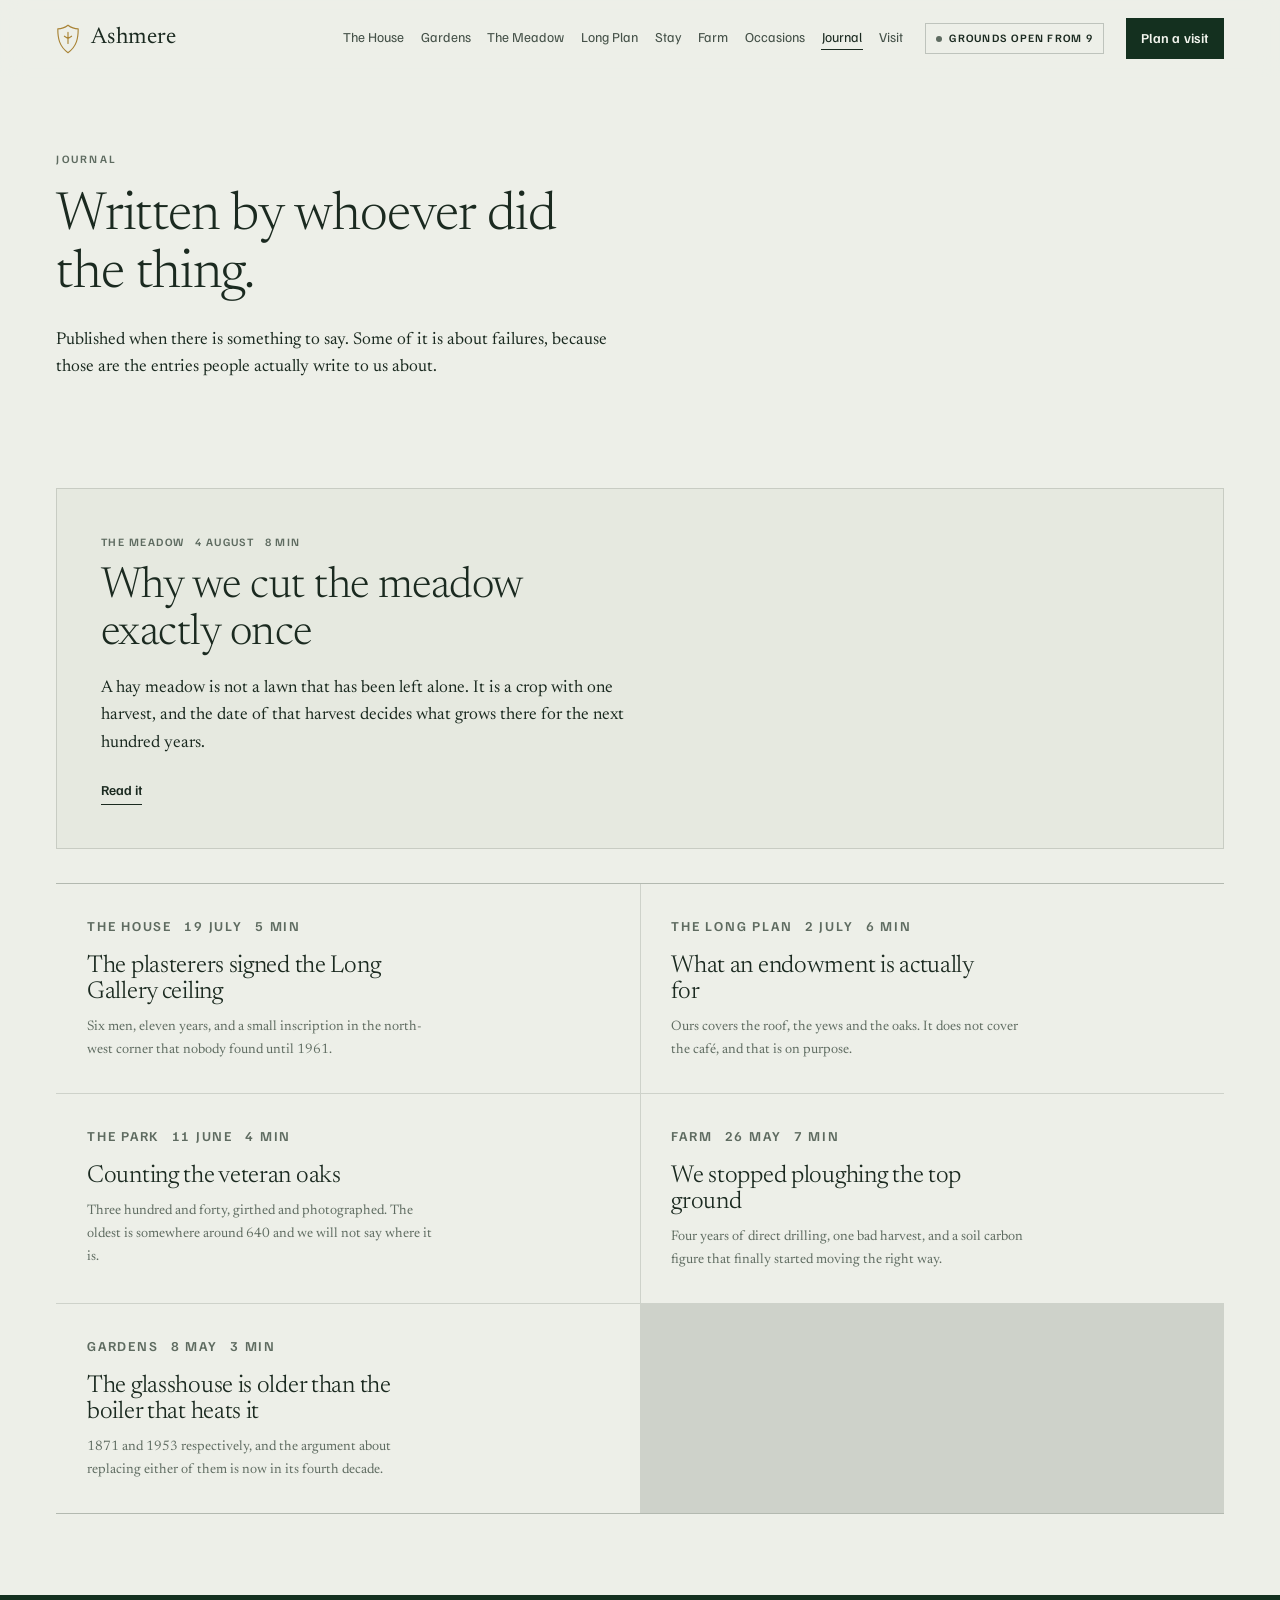
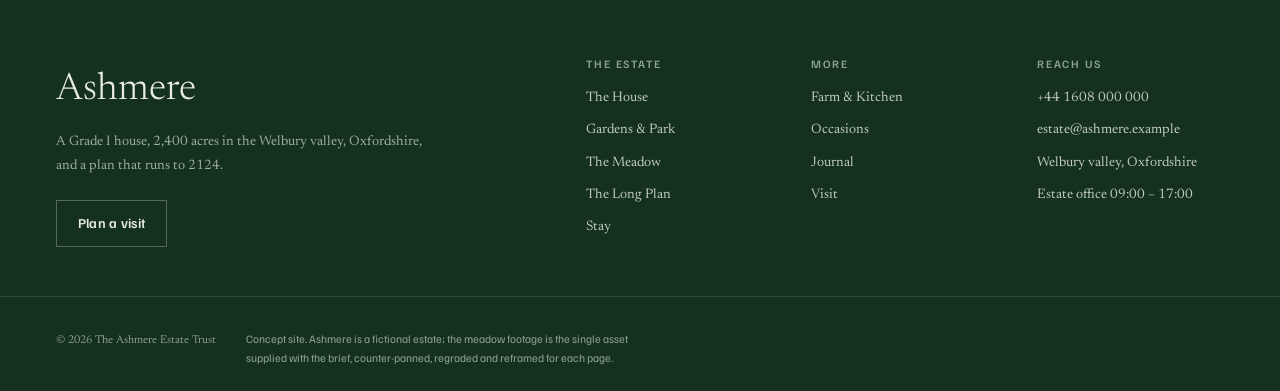
<file: journal.html>
<!doctype html>
<html lang="en-GB" class="no-js">
<head>
<meta charset="utf-8">
<meta name="viewport" content="width=device-width, initial-scale=1, viewport-fit=cover">
<title>Journal — Ashmere</title>
<meta name="description" content="Notes from the estate: the meadow, the house, the farm and the plan.">
<meta name="theme-color" content="#EDEFE8">
<meta property="og:title" content="Journal — Ashmere">
<meta property="og:description" content="Notes from the estate: the meadow, the house, the farm and the plan.">
<meta property="og:type" content="website">
<link rel="preload" href="assets/fonts/newsreader-var.woff2" as="font" type="font/woff2" crossorigin>
<link rel="preload" href="assets/fonts/familjen-var.woff2" as="font" type="font/woff2" crossorigin>
<link rel="stylesheet" href="assets/css/site.css">
<script>document.documentElement.className="js";</script>
</head>
<body class="" data-page="journal">
<a class="skip" href="#main">Skip to content</a>

<header class="bar" id="bar">
  <a class="mark" href="index.html" aria-label="Ashmere, home">
    <svg class="mark__g" width="24" height="30" viewBox="0 0 24 30" aria-hidden="true" focusable="false">
      <path d="M12 1.2c3.4 2.6 6.2 3.6 10.2 3.6 0 9.4-1.4 17.6-10.2 23.9C3.2 22.4 1.8 14.2 1.8 4.8 5.8 4.8 8.6 3.8 12 1.2Z"
            fill="none" stroke="currentColor" stroke-width="1.15" stroke-linejoin="round"/>
      <path d="M12 8.4v11M8.4 12.2 12 14.6l3.6-2.4" fill="none" stroke="currentColor"
            stroke-width="1.15" stroke-linecap="round" stroke-linejoin="round"/>
    </svg>
    <span class="mark__w">Ashmere</span>
  </a>
  <nav class="bar__nav" aria-label="Primary"><ul><li><a href="house.html">The House</a></li><li><a href="gardens.html">Gardens</a></li><li><a href="meadow.html">The Meadow</a></li><li><a href="long-plan.html">Long Plan</a></li><li><a href="stay.html">Stay</a></li><li><a href="kitchen.html">Farm</a></li><li><a href="occasions.html">Occasions</a></li><li><a href="journal.html" aria-current="page">Journal</a></li><li><a href="visit.html">Visit</a></li></ul></nav>
  <p class="openchip" id="openChip"><span class="openchip__d"></span><span id="openText">Estate open</span></p>
  <a class="btn btn--sm" href="visit.html#plan">Plan a visit</a>
  <button class="burger" id="burger" aria-expanded="false" aria-controls="sheet" aria-label="Open menu">
    <span></span><span></span>
  </button>
</header>

<div class="sheet" id="sheet" hidden>
  <nav aria-label="Mobile"><ul><li><a href="house.html"><span>The House</span></a></li><li><a href="gardens.html"><span>Gardens & Park</span></a></li><li><a href="meadow.html"><span>The Meadow</span></a></li><li><a href="long-plan.html"><span>The Long Plan</span></a></li><li><a href="stay.html"><span>Stay</span></a></li><li><a href="kitchen.html"><span>Farm & Kitchen</span></a></li><li><a href="occasions.html"><span>Occasions</span></a></li><li><a href="journal.html"><span>Journal</span></a></li><li><a href="visit.html"><span>Visit</span></a></li></ul></nav>
  <a class="btn btn--block" href="visit.html#plan">Plan a visit</a>
  <p class="sheet__c">+44 1608 000 000<br>estate@ashmere.example</p>
</div>

<main id="main">
<section class="phead phead--light">
  
  <div class="wrap phead__in">
    <p class="eyebrow reveal">Journal</p>
    <h1 class="phead__h reveal">Written by whoever did the thing.</h1>
    <p class="lede reveal">Published when there is something to say. Some of it is about failures, because those are the entries people actually write to us about.</p>
    
  </div>
</section>
<section class="band band--tight">
  <div class="wrap">
    <a class="feature reveal" href="journal-hay.html">
      <p class="post__m"><span>The Meadow</span><span>4 August</span><span>8 min</span></p>
      <h2>Why we cut the meadow exactly once</h2><p class="lede">A hay meadow is not a lawn that has been left alone. It is a crop with one harvest, and the date of that harvest decides what grows there for the next hundred years.</p>
      <span class="feature__go">Read it</span>
    </a>
    <div class="posts">
      <article class="post reveal">
        <p class="post__m"><span>The House</span><span>19 July</span><span>5 min</span></p>
        <h2>The plasterers signed the Long Gallery ceiling</h2><p>Six men, eleven years, and a small inscription in the north-west corner that nobody found until 1961.</p>
      </article>
      <article class="post reveal">
        <p class="post__m"><span>The Long Plan</span><span>2 July</span><span>6 min</span></p>
        <h2>What an endowment is actually for</h2><p>Ours covers the roof, the yews and the oaks. It does not cover the café, and that is on purpose.</p>
      </article>
      <article class="post reveal">
        <p class="post__m"><span>The Park</span><span>11 June</span><span>4 min</span></p>
        <h2>Counting the veteran oaks</h2><p>Three hundred and forty, girthed and photographed. The oldest is somewhere around 640 and we will not say where it is.</p>
      </article>
      <article class="post reveal">
        <p class="post__m"><span>Farm</span><span>26 May</span><span>7 min</span></p>
        <h2>We stopped ploughing the top ground</h2><p>Four years of direct drilling, one bad harvest, and a soil carbon figure that finally started moving the right way.</p>
      </article>
      <article class="post reveal">
        <p class="post__m"><span>Gardens</span><span>8 May</span><span>3 min</span></p>
        <h2>The glasshouse is older than the boiler that heats it</h2><p>1871 and 1953 respectively, and the argument about replacing either of them is now in its fourth decade.</p>
      </article></div>
  </div>
</section>

</main>

<footer class="foot">
  <div class="wrap foot__top">
    <div class="foot__brand">
      <p class="foot__mk">Ashmere</p>
      <p class="foot__tag">A Grade&nbsp;I house, 2,400 acres in the Welbury valley, Oxfordshire,<br>
        and a plan that runs to 2124.</p>
      <a class="btn btn--ghost" href="visit.html#plan">Plan a visit</a>
    </div>
    <div class="foot__cols">
      <div><h2>The estate</h2><ul><li><a href="house.html">The House</a></li><li><a href="gardens.html">Gardens & Park</a></li><li><a href="meadow.html">The Meadow</a></li><li><a href="long-plan.html">The Long Plan</a></li><li><a href="stay.html">Stay</a></li></ul></div>
      <div><h2>More</h2><ul><li><a href="kitchen.html">Farm & Kitchen</a></li><li><a href="occasions.html">Occasions</a></li><li><a href="journal.html">Journal</a></li><li><a href="visit.html">Visit</a></li></ul></div>
      <div><h2>Reach us</h2><ul>
        <li><a href="tel:+441608000000">+44 1608 000 000</a></li>
        <li><a href="mailto:estate@ashmere.example">estate@ashmere.example</a></li>
        <li><span>Welbury valley, Oxfordshire</span></li>
        <li><span>Estate office 09:00 – 17:00</span></li>
      </ul></div>
    </div>
  </div>
  <div class="wrap foot__base">
    <p>© 2026 The Ashmere Estate Trust</p>
    <p class="foot__fine">Concept site. Ashmere is a fictional estate; the meadow footage is
      the single asset supplied with the brief, counter-panned, regraded and reframed for each page.</p>
  </div>
</footer>

<script src="assets/js/site.js" defer></script>
</body>
</html>
</file>
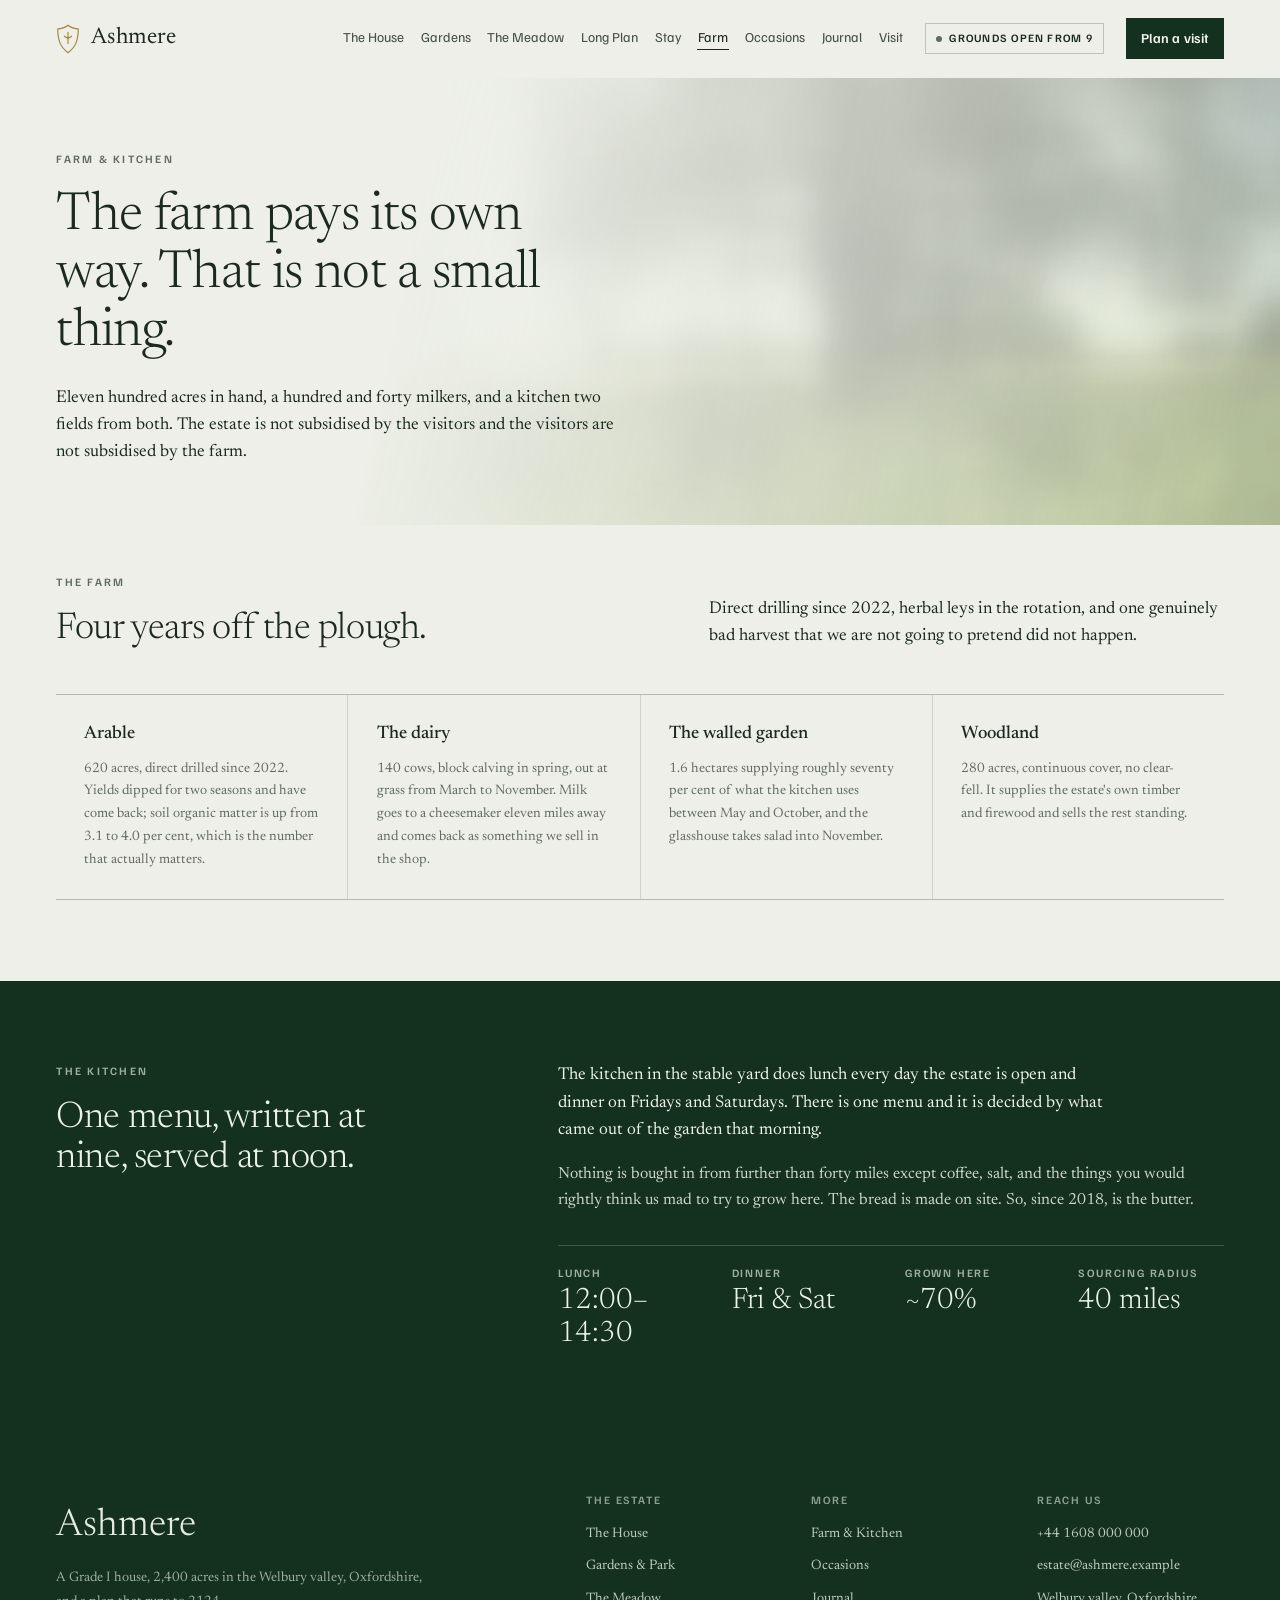
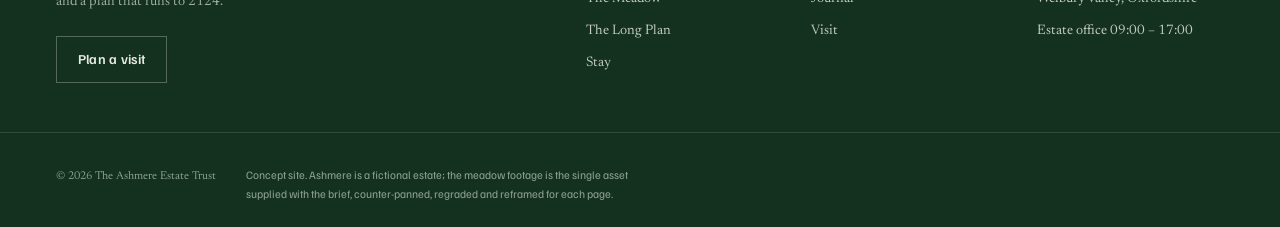
<file: kitchen.html>
<!doctype html>
<html lang="en-GB" class="no-js">
<head>
<meta charset="utf-8">
<meta name="viewport" content="width=device-width, initial-scale=1, viewport-fit=cover">
<title>Farm &amp; Kitchen — Ashmere</title>
<meta name="description" content="Eleven hundred acres in hand, a dairy, a walled garden and a kitchen that buys from all three.">
<meta name="theme-color" content="#EDEFE8">
<meta property="og:title" content="Farm &amp; Kitchen — Ashmere">
<meta property="og:description" content="Eleven hundred acres in hand, a dairy, a walled garden and a kitchen that buys from all three.">
<meta property="og:type" content="website">
<link rel="preload" href="assets/fonts/newsreader-var.woff2" as="font" type="font/woff2" crossorigin>
<link rel="preload" href="assets/fonts/familjen-var.woff2" as="font" type="font/woff2" crossorigin>
<link rel="stylesheet" href="assets/css/site.css">
<script>document.documentElement.className="js";</script>
</head>
<body class="" data-page="kitchen">
<a class="skip" href="#main">Skip to content</a>

<header class="bar" id="bar">
  <a class="mark" href="index.html" aria-label="Ashmere, home">
    <svg class="mark__g" width="24" height="30" viewBox="0 0 24 30" aria-hidden="true" focusable="false">
      <path d="M12 1.2c3.4 2.6 6.2 3.6 10.2 3.6 0 9.4-1.4 17.6-10.2 23.9C3.2 22.4 1.8 14.2 1.8 4.8 5.8 4.8 8.6 3.8 12 1.2Z"
            fill="none" stroke="currentColor" stroke-width="1.15" stroke-linejoin="round"/>
      <path d="M12 8.4v11M8.4 12.2 12 14.6l3.6-2.4" fill="none" stroke="currentColor"
            stroke-width="1.15" stroke-linecap="round" stroke-linejoin="round"/>
    </svg>
    <span class="mark__w">Ashmere</span>
  </a>
  <nav class="bar__nav" aria-label="Primary"><ul><li><a href="house.html">The House</a></li><li><a href="gardens.html">Gardens</a></li><li><a href="meadow.html">The Meadow</a></li><li><a href="long-plan.html">Long Plan</a></li><li><a href="stay.html">Stay</a></li><li><a href="kitchen.html" aria-current="page">Farm</a></li><li><a href="occasions.html">Occasions</a></li><li><a href="journal.html">Journal</a></li><li><a href="visit.html">Visit</a></li></ul></nav>
  <p class="openchip" id="openChip"><span class="openchip__d"></span><span id="openText">Estate open</span></p>
  <a class="btn btn--sm" href="visit.html#plan">Plan a visit</a>
  <button class="burger" id="burger" aria-expanded="false" aria-controls="sheet" aria-label="Open menu">
    <span></span><span></span>
  </button>
</header>

<div class="sheet" id="sheet" hidden>
  <nav aria-label="Mobile"><ul><li><a href="house.html"><span>The House</span></a></li><li><a href="gardens.html"><span>Gardens & Park</span></a></li><li><a href="meadow.html"><span>The Meadow</span></a></li><li><a href="long-plan.html"><span>The Long Plan</span></a></li><li><a href="stay.html"><span>Stay</span></a></li><li><a href="kitchen.html"><span>Farm & Kitchen</span></a></li><li><a href="occasions.html"><span>Occasions</span></a></li><li><a href="journal.html"><span>Journal</span></a></li><li><a href="visit.html"><span>Visit</span></a></li></ul></nav>
  <a class="btn btn--block" href="visit.html#plan">Plan a visit</a>
  <p class="sheet__c">+44 1608 000 000<br>estate@ashmere.example</p>
</div>

<main id="main">
<section class="phead phead--haze">
  <div class="phead__media phead__media--haze"></div>
  <div class="wrap phead__in">
    <p class="eyebrow reveal">Farm & Kitchen</p>
    <h1 class="phead__h reveal">The farm pays its own way. That is not a small thing.</h1>
    <p class="lede reveal">Eleven hundred acres in hand, a hundred and forty milkers, and a kitchen two fields from both. The estate is not subsidised by the visitors and the visitors are not subsidised by the farm.</p>
    
  </div>
</section>
<section class="band band--tight">
  <div class="wrap">
    <header class="head">
      <div><p class="eyebrow reveal">The farm</p><h2 class="reveal">Four years off the plough.</h2></div>
      <p class="lede reveal">Direct drilling since 2022, herbal leys in the rotation, and one
        genuinely bad harvest that we are not going to pretend did not happen.</p>
    </header>
    <div class="mats">
      <article class="mat"><h3>Arable</h3><p>620 acres, direct drilled since 2022. Yields dipped
        for two seasons and have come back; soil organic matter is up from 3.1 to 4.0 per cent,
        which is the number that actually matters.</p></article>
      <article class="mat"><h3>The dairy</h3><p>140 cows, block calving in spring, out at grass
        from March to November. Milk goes to a cheesemaker eleven miles away and comes back as
        something we sell in the shop.</p></article>
      <article class="mat"><h3>The walled garden</h3><p>1.6 hectares supplying roughly seventy
        per cent of what the kitchen uses between May and October, and the glasshouse takes salad
        into November.</p></article>
      <article class="mat"><h3>Woodland</h3><p>280 acres, continuous cover, no clear-fell. It
        supplies the estate's own timber and firewood and sells the rest standing.</p></article>
    </div>
  </div>
</section>

<section class="band band--park">
  <div class="wrap two">
    <div class="two__l"><p class="eyebrow reveal">The kitchen</p>
      <h2 class="reveal">One menu, written at nine, served at noon.</h2></div>
    <div class="two__r">
      <p class="lede reveal">The kitchen in the stable yard does lunch every day the estate is
        open and dinner on Fridays and Saturdays. There is one menu and it is decided by what
        came out of the garden that morning.</p>
      <p class="reveal">Nothing is bought in from further than forty miles except coffee, salt,
        and the things you would rightly think us mad to try to grow here. The bread is made on
        site. So, since 2018, is the butter.</p>
      <dl class="facts facts--inv reveal">
        <div><dt>Lunch</dt><dd>12:00–14:30</dd></div>
        <div><dt>Dinner</dt><dd>Fri &amp; Sat</dd></div>
        <div><dt>Grown here</dt><dd>~70%</dd></div>
        <div><dt>Sourcing radius</dt><dd>40 miles</dd></div>
      </dl>
    </div>
  </div>
</section>

</main>

<footer class="foot">
  <div class="wrap foot__top">
    <div class="foot__brand">
      <p class="foot__mk">Ashmere</p>
      <p class="foot__tag">A Grade&nbsp;I house, 2,400 acres in the Welbury valley, Oxfordshire,<br>
        and a plan that runs to 2124.</p>
      <a class="btn btn--ghost" href="visit.html#plan">Plan a visit</a>
    </div>
    <div class="foot__cols">
      <div><h2>The estate</h2><ul><li><a href="house.html">The House</a></li><li><a href="gardens.html">Gardens & Park</a></li><li><a href="meadow.html">The Meadow</a></li><li><a href="long-plan.html">The Long Plan</a></li><li><a href="stay.html">Stay</a></li></ul></div>
      <div><h2>More</h2><ul><li><a href="kitchen.html">Farm & Kitchen</a></li><li><a href="occasions.html">Occasions</a></li><li><a href="journal.html">Journal</a></li><li><a href="visit.html">Visit</a></li></ul></div>
      <div><h2>Reach us</h2><ul>
        <li><a href="tel:+441608000000">+44 1608 000 000</a></li>
        <li><a href="mailto:estate@ashmere.example">estate@ashmere.example</a></li>
        <li><span>Welbury valley, Oxfordshire</span></li>
        <li><span>Estate office 09:00 – 17:00</span></li>
      </ul></div>
    </div>
  </div>
  <div class="wrap foot__base">
    <p>© 2026 The Ashmere Estate Trust</p>
    <p class="foot__fine">Concept site. Ashmere is a fictional estate; the meadow footage is
      the single asset supplied with the brief, counter-panned, regraded and reframed for each page.</p>
  </div>
</footer>

<script src="assets/js/site.js" defer></script>
</body>
</html>
</file>
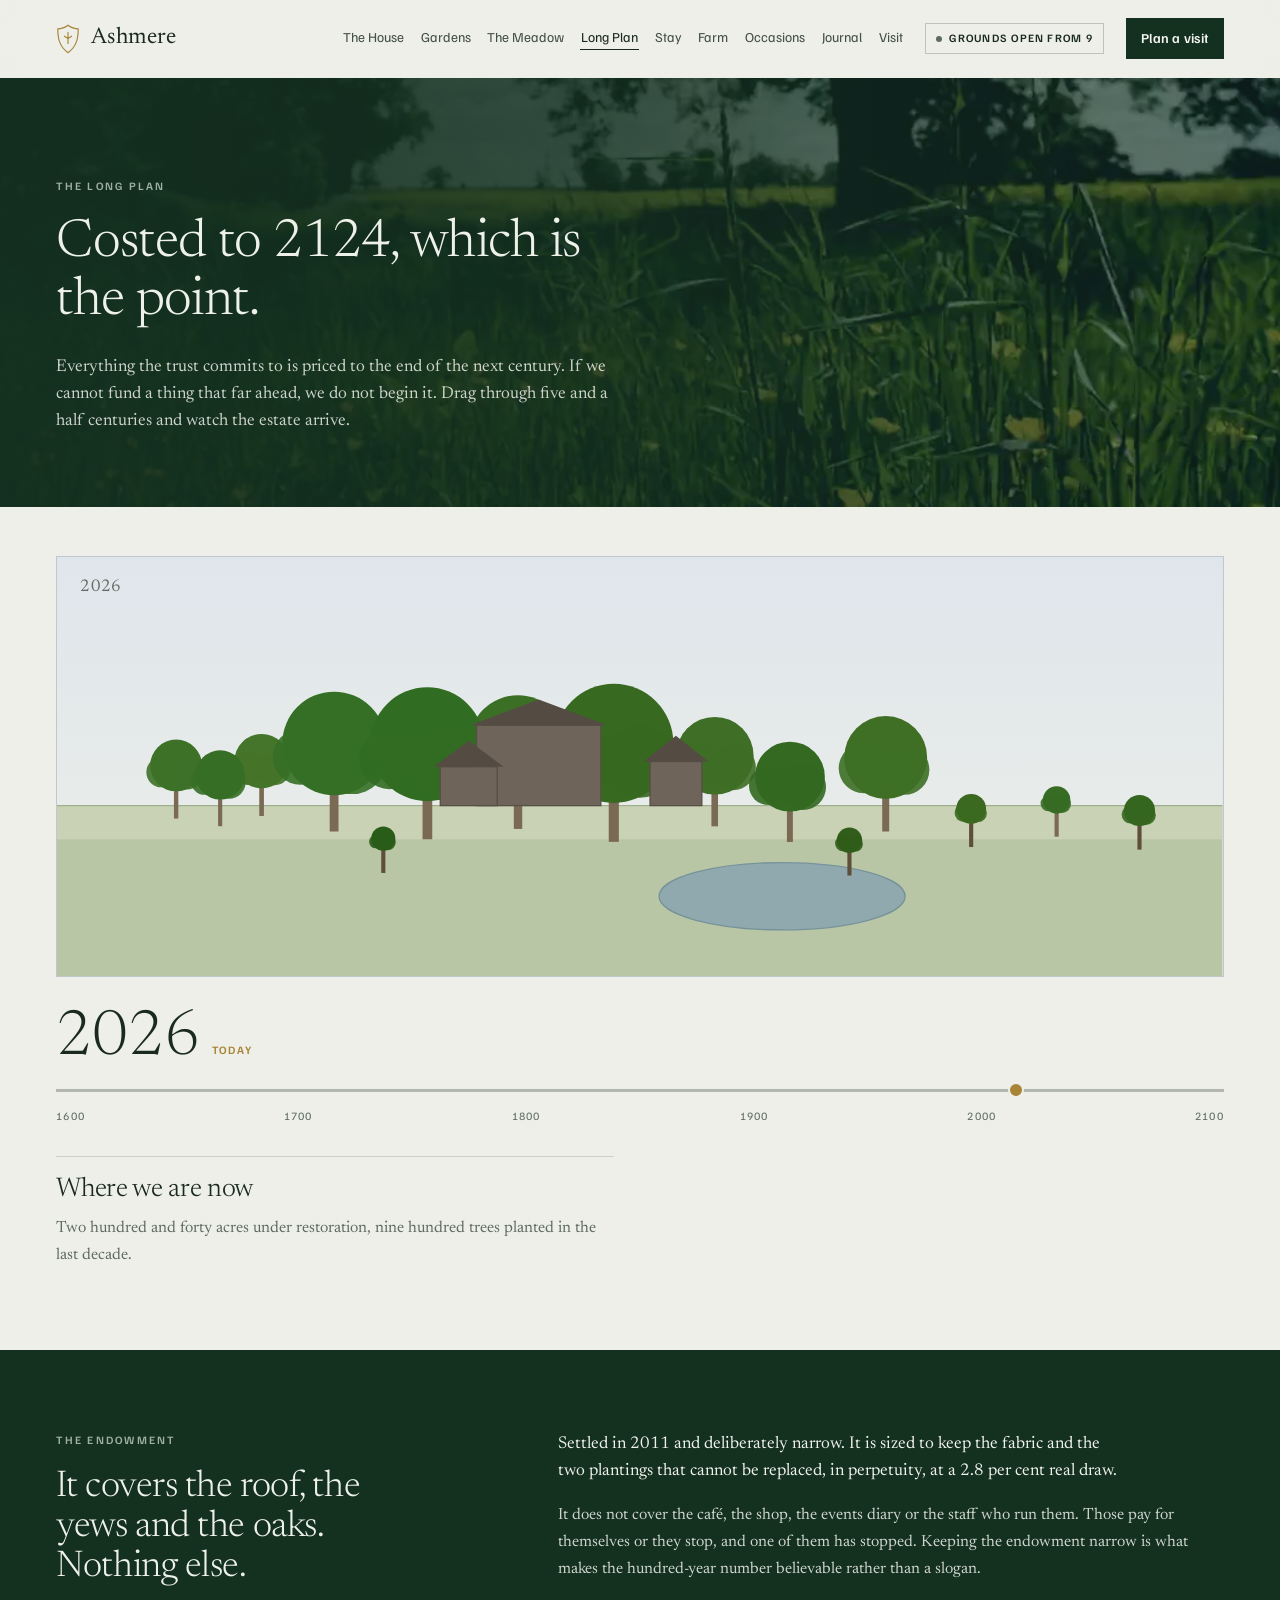
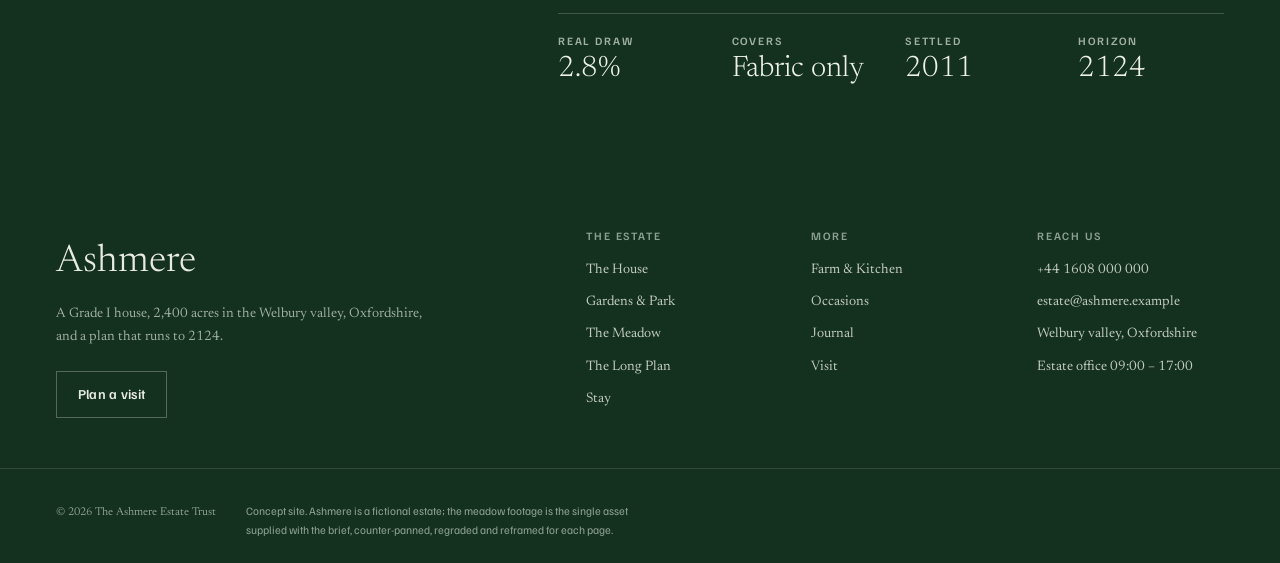
<file: long-plan.html>
<!doctype html>
<html lang="en-GB" class="no-js">
<head>
<meta charset="utf-8">
<meta name="viewport" content="width=device-width, initial-scale=1, viewport-fit=cover">
<title>The Long Plan — Ashmere</title>
<meta name="description" content="Ashmere&#x27;s hundred-year plan: what was planted when, what it becomes, and what is committed to 2124.">
<meta name="theme-color" content="#EDEFE8">
<meta property="og:title" content="The Long Plan — Ashmere">
<meta property="og:description" content="Ashmere&#x27;s hundred-year plan: what was planted when, what it becomes, and what is committed to 2124.">
<meta property="og:type" content="website">
<link rel="preload" href="assets/fonts/newsreader-var.woff2" as="font" type="font/woff2" crossorigin>
<link rel="preload" href="assets/fonts/familjen-var.woff2" as="font" type="font/woff2" crossorigin>
<link rel="stylesheet" href="assets/css/site.css">
<script>document.documentElement.className="js";</script>
</head>
<body class="" data-page="long-plan">
<a class="skip" href="#main">Skip to content</a>

<header class="bar" id="bar">
  <a class="mark" href="index.html" aria-label="Ashmere, home">
    <svg class="mark__g" width="24" height="30" viewBox="0 0 24 30" aria-hidden="true" focusable="false">
      <path d="M12 1.2c3.4 2.6 6.2 3.6 10.2 3.6 0 9.4-1.4 17.6-10.2 23.9C3.2 22.4 1.8 14.2 1.8 4.8 5.8 4.8 8.6 3.8 12 1.2Z"
            fill="none" stroke="currentColor" stroke-width="1.15" stroke-linejoin="round"/>
      <path d="M12 8.4v11M8.4 12.2 12 14.6l3.6-2.4" fill="none" stroke="currentColor"
            stroke-width="1.15" stroke-linecap="round" stroke-linejoin="round"/>
    </svg>
    <span class="mark__w">Ashmere</span>
  </a>
  <nav class="bar__nav" aria-label="Primary"><ul><li><a href="house.html">The House</a></li><li><a href="gardens.html">Gardens</a></li><li><a href="meadow.html">The Meadow</a></li><li><a href="long-plan.html" aria-current="page">Long Plan</a></li><li><a href="stay.html">Stay</a></li><li><a href="kitchen.html">Farm</a></li><li><a href="occasions.html">Occasions</a></li><li><a href="journal.html">Journal</a></li><li><a href="visit.html">Visit</a></li></ul></nav>
  <p class="openchip" id="openChip"><span class="openchip__d"></span><span id="openText">Estate open</span></p>
  <a class="btn btn--sm" href="visit.html#plan">Plan a visit</a>
  <button class="burger" id="burger" aria-expanded="false" aria-controls="sheet" aria-label="Open menu">
    <span></span><span></span>
  </button>
</header>

<div class="sheet" id="sheet" hidden>
  <nav aria-label="Mobile"><ul><li><a href="house.html"><span>The House</span></a></li><li><a href="gardens.html"><span>Gardens & Park</span></a></li><li><a href="meadow.html"><span>The Meadow</span></a></li><li><a href="long-plan.html"><span>The Long Plan</span></a></li><li><a href="stay.html"><span>Stay</span></a></li><li><a href="kitchen.html"><span>Farm & Kitchen</span></a></li><li><a href="occasions.html"><span>Occasions</span></a></li><li><a href="journal.html"><span>Journal</span></a></li><li><a href="visit.html"><span>Visit</span></a></li></ul></nav>
  <a class="btn btn--block" href="visit.html#plan">Plan a visit</a>
  <p class="sheet__c">+44 1608 000 000<br>estate@ashmere.example</p>
</div>

<main id="main">
<section class="phead phead--dusk">
  <div class="phead__media"><video class="phead__v" muted loop playsinline preload="none" data-src="assets/media/dusk-1600.mp4" poster="assets/media/poster-dusk.webp" aria-hidden="true" tabindex="-1"></video><div class="phead__scrim"></div></div>
  <div class="wrap phead__in">
    <p class="eyebrow reveal">The Long Plan</p>
    <h1 class="phead__h reveal">Costed to 2124, which is the point.</h1>
    <p class="lede reveal">Everything the trust commits to is priced to the end of the next century. If we cannot fund a thing that far ahead, we do not begin it. Drag through five and a half centuries and watch the estate arrive.</p>
    
  </div>
</section>
<section class="band band--tight" id="scale">
  <div class="wrap">
    <div class="plan">
      <div class="plan__stage">
        <svg id="planSvg" viewBox="0 56 900 324" role="img"
             aria-label="The estate through time. Trees and buildings appear at the year they were planted or built and mature as the scale advances.">
          <defs>
            <linearGradient id="skyG" x1="0" y1="0" x2="0" y2="1">
              <stop offset="0%" stop-color="#DDE4EC"/><stop offset="100%" stop-color="#EDEFE8"/>
            </linearGradient>
          </defs>
          <rect width="900" height="380" fill="url(#skyG)"/>
          <g id="planGround"></g><g id="planTrees"></g><g id="planBuild"></g><g id="planNear"></g><g id="planTags"></g>
        </svg>
      </div>
      <div class="plan__scale">
        <div class="plan__yearrow">
          <span class="plan__year" id="planYear">2026</span>
          <span class="plan__tense" id="planTense">today</span>
        </div>
        <input id="planTime" type="range" min="1560" max="2124" step="1" value="2026"
               aria-label="Year" aria-describedby="planNote">
        <ol class="plan__ticks" id="planTicks"></ol>
      </div>
      <div class="plan__note" id="planNote" aria-live="polite">
        <h2 id="planTitle">Where we are now</h2>
        <p id="planBody">Two hundred and forty acres under restoration, nine hundred trees planted in the last decade.</p>
      </div>
    </div>
  </div>
</section>

<section class="band band--park">
  <div class="wrap two">
    <div class="two__l"><p class="eyebrow reveal">The endowment</p>
      <h2 class="reveal">It covers the roof, the yews and the oaks. Nothing else.</h2></div>
    <div class="two__r">
      <p class="lede reveal">Settled in 2011 and deliberately narrow. It is sized to keep the
        fabric and the two plantings that cannot be replaced, in perpetuity, at a 2.8 per cent
        real draw.</p>
      <p class="reveal">It does not cover the café, the shop, the events diary or the staff who
        run them. Those pay for themselves or they stop, and one of them has stopped. Keeping the
        endowment narrow is what makes the hundred-year number believable rather than a slogan.</p>
      <dl class="facts facts--inv reveal">
        <div><dt>Real draw</dt><dd>2.8%</dd></div>
        <div><dt>Covers</dt><dd>Fabric only</dd></div>
        <div><dt>Settled</dt><dd>2011</dd></div>
        <div><dt>Horizon</dt><dd>2124</dd></div>
      </dl>
    </div>
  </div>
</section>

</main>

<footer class="foot">
  <div class="wrap foot__top">
    <div class="foot__brand">
      <p class="foot__mk">Ashmere</p>
      <p class="foot__tag">A Grade&nbsp;I house, 2,400 acres in the Welbury valley, Oxfordshire,<br>
        and a plan that runs to 2124.</p>
      <a class="btn btn--ghost" href="visit.html#plan">Plan a visit</a>
    </div>
    <div class="foot__cols">
      <div><h2>The estate</h2><ul><li><a href="house.html">The House</a></li><li><a href="gardens.html">Gardens & Park</a></li><li><a href="meadow.html">The Meadow</a></li><li><a href="long-plan.html">The Long Plan</a></li><li><a href="stay.html">Stay</a></li></ul></div>
      <div><h2>More</h2><ul><li><a href="kitchen.html">Farm & Kitchen</a></li><li><a href="occasions.html">Occasions</a></li><li><a href="journal.html">Journal</a></li><li><a href="visit.html">Visit</a></li></ul></div>
      <div><h2>Reach us</h2><ul>
        <li><a href="tel:+441608000000">+44 1608 000 000</a></li>
        <li><a href="mailto:estate@ashmere.example">estate@ashmere.example</a></li>
        <li><span>Welbury valley, Oxfordshire</span></li>
        <li><span>Estate office 09:00 – 17:00</span></li>
      </ul></div>
    </div>
  </div>
  <div class="wrap foot__base">
    <p>© 2026 The Ashmere Estate Trust</p>
    <p class="foot__fine">Concept site. Ashmere is a fictional estate; the meadow footage is
      the single asset supplied with the brief, counter-panned, regraded and reframed for each page.</p>
  </div>
</footer>

<script src="assets/js/site.js" defer></script>
<script>window.ASH_PLAN=1;</script>
</body>
</html>
</file>
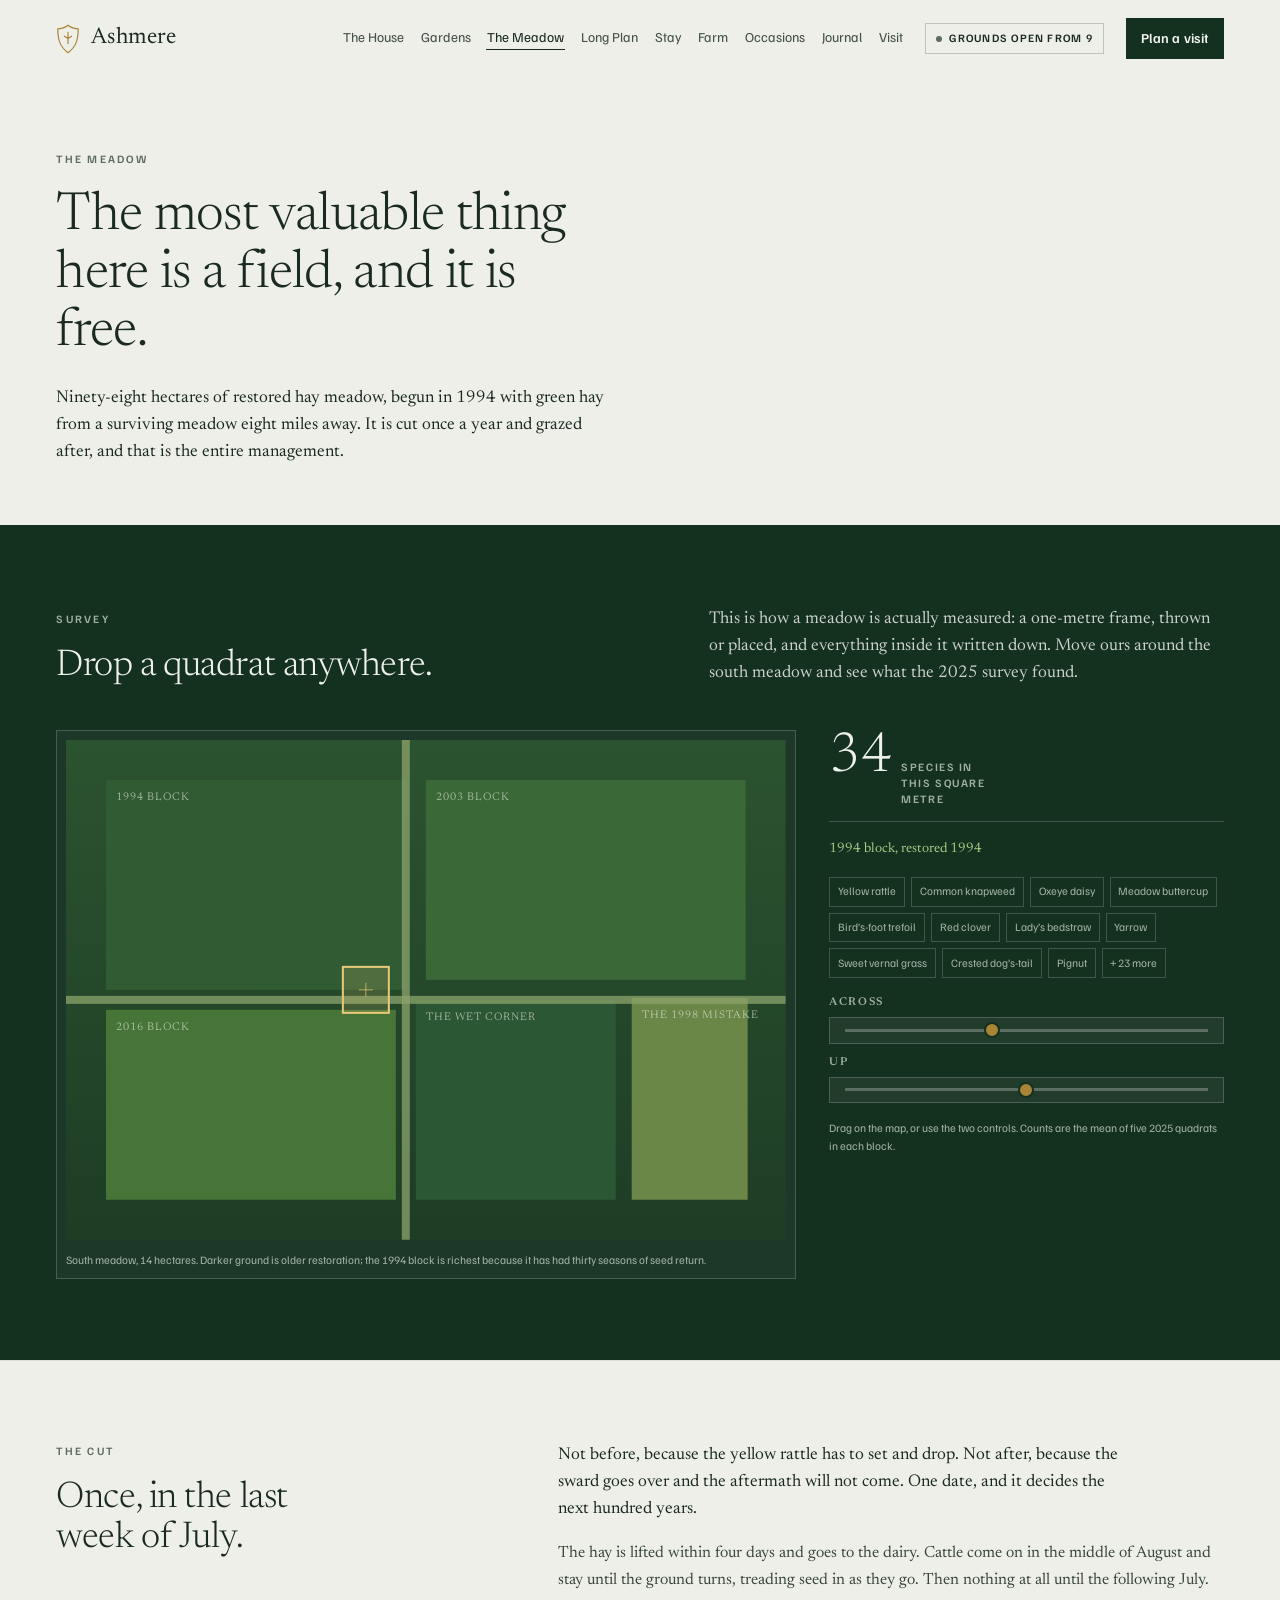
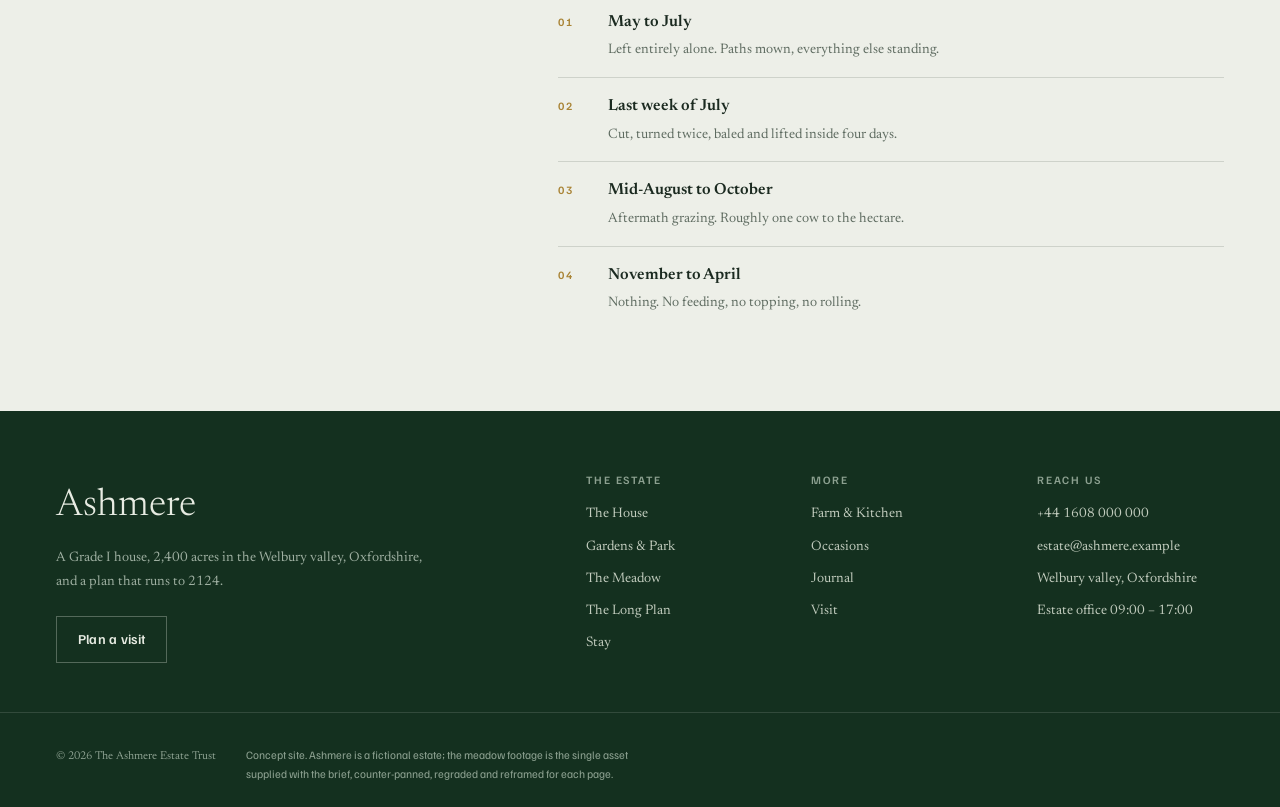
<file: meadow.html>
<!doctype html>
<html lang="en-GB" class="no-js">
<head>
<meta charset="utf-8">
<meta name="viewport" content="width=device-width, initial-scale=1, viewport-fit=cover">
<title>The Meadow — Ashmere</title>
<meta name="description" content="Thirty years of hay-meadow restoration, surveyed by quadrat, cut once a year in late July.">
<meta name="theme-color" content="#EDEFE8">
<meta property="og:title" content="The Meadow — Ashmere">
<meta property="og:description" content="Thirty years of hay-meadow restoration, surveyed by quadrat, cut once a year in late July.">
<meta property="og:type" content="website">
<link rel="preload" href="assets/fonts/newsreader-var.woff2" as="font" type="font/woff2" crossorigin>
<link rel="preload" href="assets/fonts/familjen-var.woff2" as="font" type="font/woff2" crossorigin>
<link rel="stylesheet" href="assets/css/site.css">
<script>document.documentElement.className="js";</script>
</head>
<body class="" data-page="meadow">
<a class="skip" href="#main">Skip to content</a>

<header class="bar" id="bar">
  <a class="mark" href="index.html" aria-label="Ashmere, home">
    <svg class="mark__g" width="24" height="30" viewBox="0 0 24 30" aria-hidden="true" focusable="false">
      <path d="M12 1.2c3.4 2.6 6.2 3.6 10.2 3.6 0 9.4-1.4 17.6-10.2 23.9C3.2 22.4 1.8 14.2 1.8 4.8 5.8 4.8 8.6 3.8 12 1.2Z"
            fill="none" stroke="currentColor" stroke-width="1.15" stroke-linejoin="round"/>
      <path d="M12 8.4v11M8.4 12.2 12 14.6l3.6-2.4" fill="none" stroke="currentColor"
            stroke-width="1.15" stroke-linecap="round" stroke-linejoin="round"/>
    </svg>
    <span class="mark__w">Ashmere</span>
  </a>
  <nav class="bar__nav" aria-label="Primary"><ul><li><a href="house.html">The House</a></li><li><a href="gardens.html">Gardens</a></li><li><a href="meadow.html" aria-current="page">The Meadow</a></li><li><a href="long-plan.html">Long Plan</a></li><li><a href="stay.html">Stay</a></li><li><a href="kitchen.html">Farm</a></li><li><a href="occasions.html">Occasions</a></li><li><a href="journal.html">Journal</a></li><li><a href="visit.html">Visit</a></li></ul></nav>
  <p class="openchip" id="openChip"><span class="openchip__d"></span><span id="openText">Estate open</span></p>
  <a class="btn btn--sm" href="visit.html#plan">Plan a visit</a>
  <button class="burger" id="burger" aria-expanded="false" aria-controls="sheet" aria-label="Open menu">
    <span></span><span></span>
  </button>
</header>

<div class="sheet" id="sheet" hidden>
  <nav aria-label="Mobile"><ul><li><a href="house.html"><span>The House</span></a></li><li><a href="gardens.html"><span>Gardens & Park</span></a></li><li><a href="meadow.html"><span>The Meadow</span></a></li><li><a href="long-plan.html"><span>The Long Plan</span></a></li><li><a href="stay.html"><span>Stay</span></a></li><li><a href="kitchen.html"><span>Farm & Kitchen</span></a></li><li><a href="occasions.html"><span>Occasions</span></a></li><li><a href="journal.html"><span>Journal</span></a></li><li><a href="visit.html"><span>Visit</span></a></li></ul></nav>
  <a class="btn btn--block" href="visit.html#plan">Plan a visit</a>
  <p class="sheet__c">+44 1608 000 000<br>estate@ashmere.example</p>
</div>

<main id="main">
<section class="phead phead--light">
  
  <div class="wrap phead__in">
    <p class="eyebrow reveal">The Meadow</p>
    <h1 class="phead__h reveal">The most valuable thing here is a field, and it is free.</h1>
    <p class="lede reveal">Ninety-eight hectares of restored hay meadow, begun in 1994 with green hay from a surviving meadow eight miles away. It is cut once a year and grazed after, and that is the entire management.</p>
    
  </div>
</section>
<section class="band band--park" id="quadrat">
  <div class="wrap">
    <header class="head head--inv">
      <div><p class="eyebrow reveal">Survey</p><h2 class="reveal">Drop a quadrat anywhere.</h2></div>
      <p class="lede reveal">This is how a meadow is actually measured: a one-metre frame, thrown
        or placed, and everything inside it written down. Move ours around the south meadow and
        see what the 2025 survey found.</p>
    </header>
    <div class="quad">
      <figure class="quad__map">
        <svg id="quadSvg" viewBox="0 0 720 500" role="img"
             aria-label="Plan of the south meadow. Move the survey frame to read the species recorded at that point.">
          <defs><linearGradient id="mg" x1="0" y1="0" x2="0" y2="1">
            <stop offset="0%" stop-color="#2C5330"/><stop offset="100%" stop-color="#1D3D25"/>
          </linearGradient></defs>
          <rect width="720" height="500" fill="url(#mg)"/>
          <g id="quadZones"></g><g id="quadPaths"></g><g id="quadLabels"></g><g id="quadFrame"></g>
        </svg>
        <figcaption class="quad__cap">South meadow, 14 hectares. Darker ground is older
          restoration; the 1994 block is richest because it has had thirty seasons of seed return.</figcaption>
      </figure>
      <div class="quad__panel">
        <div class="quad__read">
          <span class="quad__n" id="quadCount">0</span>
          <span class="quad__u">species in this square metre</span>
        </div>
        <p class="quad__zone" id="quadZone">—</p>
        <ul class="quad__list" id="quadList" aria-live="polite"></ul>
        <div class="quad__ctl">
          <label class="f"><span>Across</span>
            <input id="quadX" type="range" min="60" max="660" step="2" value="300"></label>
          <label class="f"><span>Up</span>
            <input id="quadY" type="range" min="60" max="440" step="2" value="250"></label>
        </div>
        <p class="quad__note">Drag on the map, or use the two controls. Counts are the mean of
          five 2025 quadrats in each block.</p>
      </div>
    </div>
  </div>
</section>

<section class="band">
  <div class="wrap two">
    <div class="two__l"><p class="eyebrow reveal">The cut</p>
      <h2 class="reveal">Once, in the last week of July.</h2></div>
    <div class="two__r">
      <p class="lede reveal">Not before, because the yellow rattle has to set and drop. Not after,
        because the sward goes over and the aftermath will not come. One date, and it decides the
        next hundred years.</p>
      <p class="reveal">The hay is lifted within four days and goes to the dairy. Cattle come on
        in the middle of August and stay until the ground turns, treading seed in as they go. Then
        nothing at all until the following July.</p>
      <ol class="steps reveal">
        <li><b>May to July</b><p>Left entirely alone. Paths mown, everything else standing.</p></li>
        <li><b>Last week of July</b><p>Cut, turned twice, baled and lifted inside four days.</p></li>
        <li><b>Mid-August to October</b><p>Aftermath grazing. Roughly one cow to the hectare.</p></li>
        <li><b>November to April</b><p>Nothing. No feeding, no topping, no rolling.</p></li>
      </ol>
    </div>
  </div>
</section>

</main>

<footer class="foot">
  <div class="wrap foot__top">
    <div class="foot__brand">
      <p class="foot__mk">Ashmere</p>
      <p class="foot__tag">A Grade&nbsp;I house, 2,400 acres in the Welbury valley, Oxfordshire,<br>
        and a plan that runs to 2124.</p>
      <a class="btn btn--ghost" href="visit.html#plan">Plan a visit</a>
    </div>
    <div class="foot__cols">
      <div><h2>The estate</h2><ul><li><a href="house.html">The House</a></li><li><a href="gardens.html">Gardens & Park</a></li><li><a href="meadow.html">The Meadow</a></li><li><a href="long-plan.html">The Long Plan</a></li><li><a href="stay.html">Stay</a></li></ul></div>
      <div><h2>More</h2><ul><li><a href="kitchen.html">Farm & Kitchen</a></li><li><a href="occasions.html">Occasions</a></li><li><a href="journal.html">Journal</a></li><li><a href="visit.html">Visit</a></li></ul></div>
      <div><h2>Reach us</h2><ul>
        <li><a href="tel:+441608000000">+44 1608 000 000</a></li>
        <li><a href="mailto:estate@ashmere.example">estate@ashmere.example</a></li>
        <li><span>Welbury valley, Oxfordshire</span></li>
        <li><span>Estate office 09:00 – 17:00</span></li>
      </ul></div>
    </div>
  </div>
  <div class="wrap foot__base">
    <p>© 2026 The Ashmere Estate Trust</p>
    <p class="foot__fine">Concept site. Ashmere is a fictional estate; the meadow footage is
      the single asset supplied with the brief, counter-panned, regraded and reframed for each page.</p>
  </div>
</footer>

<script src="assets/js/site.js" defer></script>
<script>window.ASH_QUAD=1;</script>
</body>
</html>
</file>
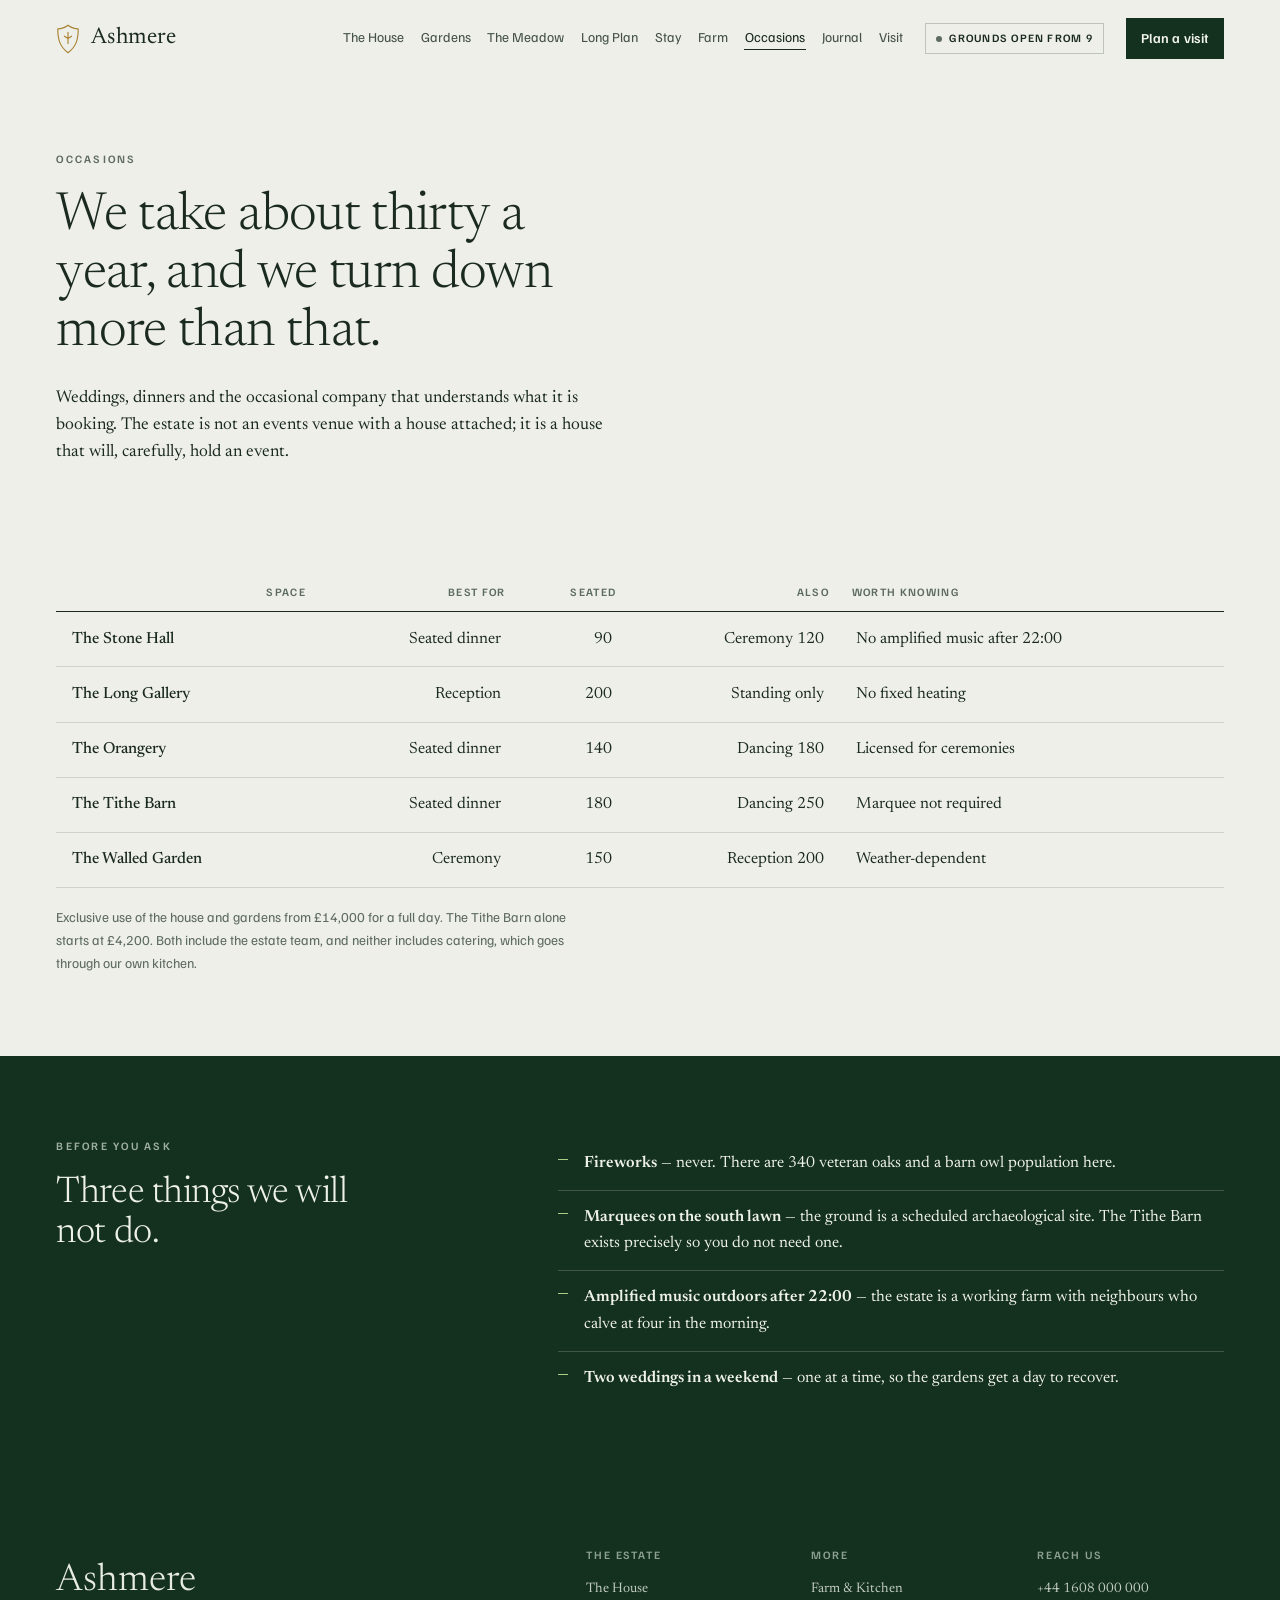
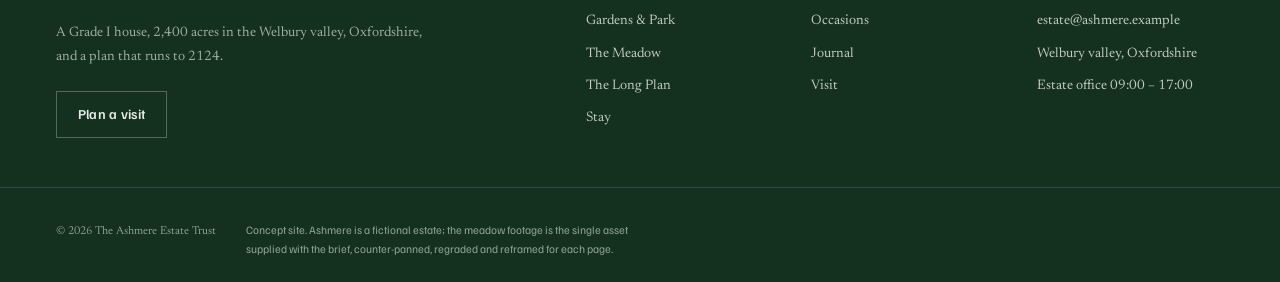
<file: occasions.html>
<!doctype html>
<html lang="en-GB" class="no-js">
<head>
<meta charset="utf-8">
<meta name="viewport" content="width=device-width, initial-scale=1, viewport-fit=cover">
<title>Occasions — Ashmere</title>
<meta name="description" content="Five spaces for weddings and dinners, from 90 seated in the Stone Hall to 250 dancing in the Tithe Barn.">
<meta name="theme-color" content="#EDEFE8">
<meta property="og:title" content="Occasions — Ashmere">
<meta property="og:description" content="Five spaces for weddings and dinners, from 90 seated in the Stone Hall to 250 dancing in the Tithe Barn.">
<meta property="og:type" content="website">
<link rel="preload" href="assets/fonts/newsreader-var.woff2" as="font" type="font/woff2" crossorigin>
<link rel="preload" href="assets/fonts/familjen-var.woff2" as="font" type="font/woff2" crossorigin>
<link rel="stylesheet" href="assets/css/site.css">
<script>document.documentElement.className="js";</script>
</head>
<body class="" data-page="occasions">
<a class="skip" href="#main">Skip to content</a>

<header class="bar" id="bar">
  <a class="mark" href="index.html" aria-label="Ashmere, home">
    <svg class="mark__g" width="24" height="30" viewBox="0 0 24 30" aria-hidden="true" focusable="false">
      <path d="M12 1.2c3.4 2.6 6.2 3.6 10.2 3.6 0 9.4-1.4 17.6-10.2 23.9C3.2 22.4 1.8 14.2 1.8 4.8 5.8 4.8 8.6 3.8 12 1.2Z"
            fill="none" stroke="currentColor" stroke-width="1.15" stroke-linejoin="round"/>
      <path d="M12 8.4v11M8.4 12.2 12 14.6l3.6-2.4" fill="none" stroke="currentColor"
            stroke-width="1.15" stroke-linecap="round" stroke-linejoin="round"/>
    </svg>
    <span class="mark__w">Ashmere</span>
  </a>
  <nav class="bar__nav" aria-label="Primary"><ul><li><a href="house.html">The House</a></li><li><a href="gardens.html">Gardens</a></li><li><a href="meadow.html">The Meadow</a></li><li><a href="long-plan.html">Long Plan</a></li><li><a href="stay.html">Stay</a></li><li><a href="kitchen.html">Farm</a></li><li><a href="occasions.html" aria-current="page">Occasions</a></li><li><a href="journal.html">Journal</a></li><li><a href="visit.html">Visit</a></li></ul></nav>
  <p class="openchip" id="openChip"><span class="openchip__d"></span><span id="openText">Estate open</span></p>
  <a class="btn btn--sm" href="visit.html#plan">Plan a visit</a>
  <button class="burger" id="burger" aria-expanded="false" aria-controls="sheet" aria-label="Open menu">
    <span></span><span></span>
  </button>
</header>

<div class="sheet" id="sheet" hidden>
  <nav aria-label="Mobile"><ul><li><a href="house.html"><span>The House</span></a></li><li><a href="gardens.html"><span>Gardens & Park</span></a></li><li><a href="meadow.html"><span>The Meadow</span></a></li><li><a href="long-plan.html"><span>The Long Plan</span></a></li><li><a href="stay.html"><span>Stay</span></a></li><li><a href="kitchen.html"><span>Farm & Kitchen</span></a></li><li><a href="occasions.html"><span>Occasions</span></a></li><li><a href="journal.html"><span>Journal</span></a></li><li><a href="visit.html"><span>Visit</span></a></li></ul></nav>
  <a class="btn btn--block" href="visit.html#plan">Plan a visit</a>
  <p class="sheet__c">+44 1608 000 000<br>estate@ashmere.example</p>
</div>

<main id="main">
<section class="phead phead--light">
  
  <div class="wrap phead__in">
    <p class="eyebrow reveal">Occasions</p>
    <h1 class="phead__h reveal">We take about thirty a year, and we turn down more than that.</h1>
    <p class="lede reveal">Weddings, dinners and the occasional company that understands what it is booking. The estate is not an events venue with a house attached; it is a house that will, carefully, hold an event.</p>
    
  </div>
</section>
<section class="band band--tight">
  <div class="wrap">
    <div class="tablewrap reveal">
      <table class="rates">
        <caption class="vh">Event spaces, capacities and constraints</caption>
        <thead><tr><th scope="col">Space</th><th scope="col">Best for</th><th scope="col">Seated</th>
          <th scope="col">Also</th><th scope="col" class="tl">Worth knowing</th></tr></thead>
        <tbody><tr><th scope="row">The Stone Hall</th><td>Seated dinner</td><td>90</td>
      <td>Ceremony 120</td><td class="tl">No amplified music after 22:00</td></tr><tr><th scope="row">The Long Gallery</th><td>Reception</td><td>200</td>
      <td>Standing only</td><td class="tl">No fixed heating</td></tr><tr><th scope="row">The Orangery</th><td>Seated dinner</td><td>140</td>
      <td>Dancing 180</td><td class="tl">Licensed for ceremonies</td></tr><tr><th scope="row">The Tithe Barn</th><td>Seated dinner</td><td>180</td>
      <td>Dancing 250</td><td class="tl">Marquee not required</td></tr><tr><th scope="row">The Walled Garden</th><td>Ceremony</td><td>150</td>
      <td>Reception 200</td><td class="tl">Weather-dependent</td></tr></tbody>
      </table>
    </div>
    <p class="note reveal">Exclusive use of the house and gardens from £14,000 for a full day.
      The Tithe Barn alone starts at £4,200. Both include the estate team, and neither includes
      catering, which goes through our own kitchen.</p>
  </div>
</section>

<section class="band band--park">
  <div class="wrap two">
    <div class="two__l"><p class="eyebrow reveal">Before you ask</p>
      <h2 class="reveal">Three things we will not do.</h2></div>
    <div class="two__r"><ul class="ticks reveal">
      <li><b>Fireworks</b> — never. There are 340 veteran oaks and a barn owl population here.</li>
      <li><b>Marquees on the south lawn</b> — the ground is a scheduled archaeological site. The Tithe Barn exists precisely so you do not need one.</li>
      <li><b>Amplified music outdoors after 22:00</b> — the estate is a working farm with neighbours who calve at four in the morning.</li>
      <li><b>Two weddings in a weekend</b> — one at a time, so the gardens get a day to recover.</li>
    </ul></div>
  </div>
</section>

</main>

<footer class="foot">
  <div class="wrap foot__top">
    <div class="foot__brand">
      <p class="foot__mk">Ashmere</p>
      <p class="foot__tag">A Grade&nbsp;I house, 2,400 acres in the Welbury valley, Oxfordshire,<br>
        and a plan that runs to 2124.</p>
      <a class="btn btn--ghost" href="visit.html#plan">Plan a visit</a>
    </div>
    <div class="foot__cols">
      <div><h2>The estate</h2><ul><li><a href="house.html">The House</a></li><li><a href="gardens.html">Gardens & Park</a></li><li><a href="meadow.html">The Meadow</a></li><li><a href="long-plan.html">The Long Plan</a></li><li><a href="stay.html">Stay</a></li></ul></div>
      <div><h2>More</h2><ul><li><a href="kitchen.html">Farm & Kitchen</a></li><li><a href="occasions.html">Occasions</a></li><li><a href="journal.html">Journal</a></li><li><a href="visit.html">Visit</a></li></ul></div>
      <div><h2>Reach us</h2><ul>
        <li><a href="tel:+441608000000">+44 1608 000 000</a></li>
        <li><a href="mailto:estate@ashmere.example">estate@ashmere.example</a></li>
        <li><span>Welbury valley, Oxfordshire</span></li>
        <li><span>Estate office 09:00 – 17:00</span></li>
      </ul></div>
    </div>
  </div>
  <div class="wrap foot__base">
    <p>© 2026 The Ashmere Estate Trust</p>
    <p class="foot__fine">Concept site. Ashmere is a fictional estate; the meadow footage is
      the single asset supplied with the brief, counter-panned, regraded and reframed for each page.</p>
  </div>
</footer>

<script src="assets/js/site.js" defer></script>
</body>
</html>
</file>
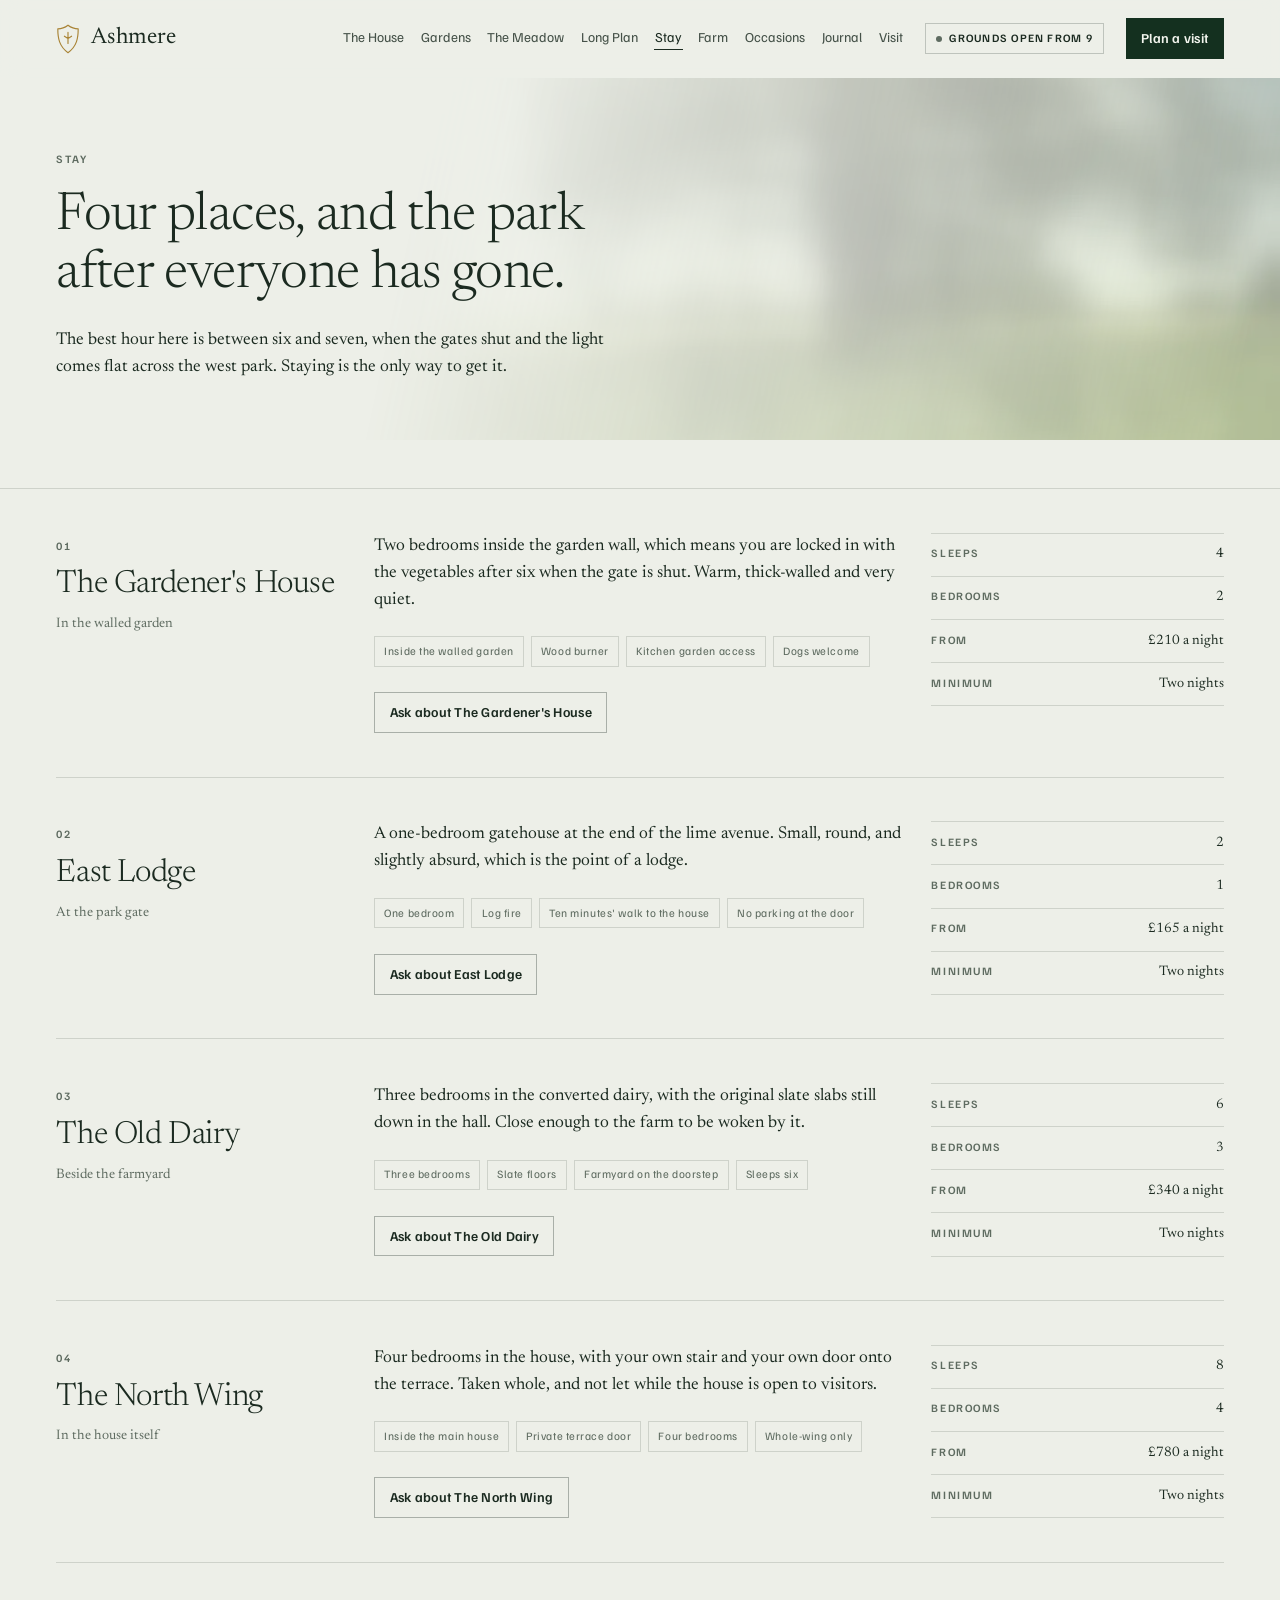
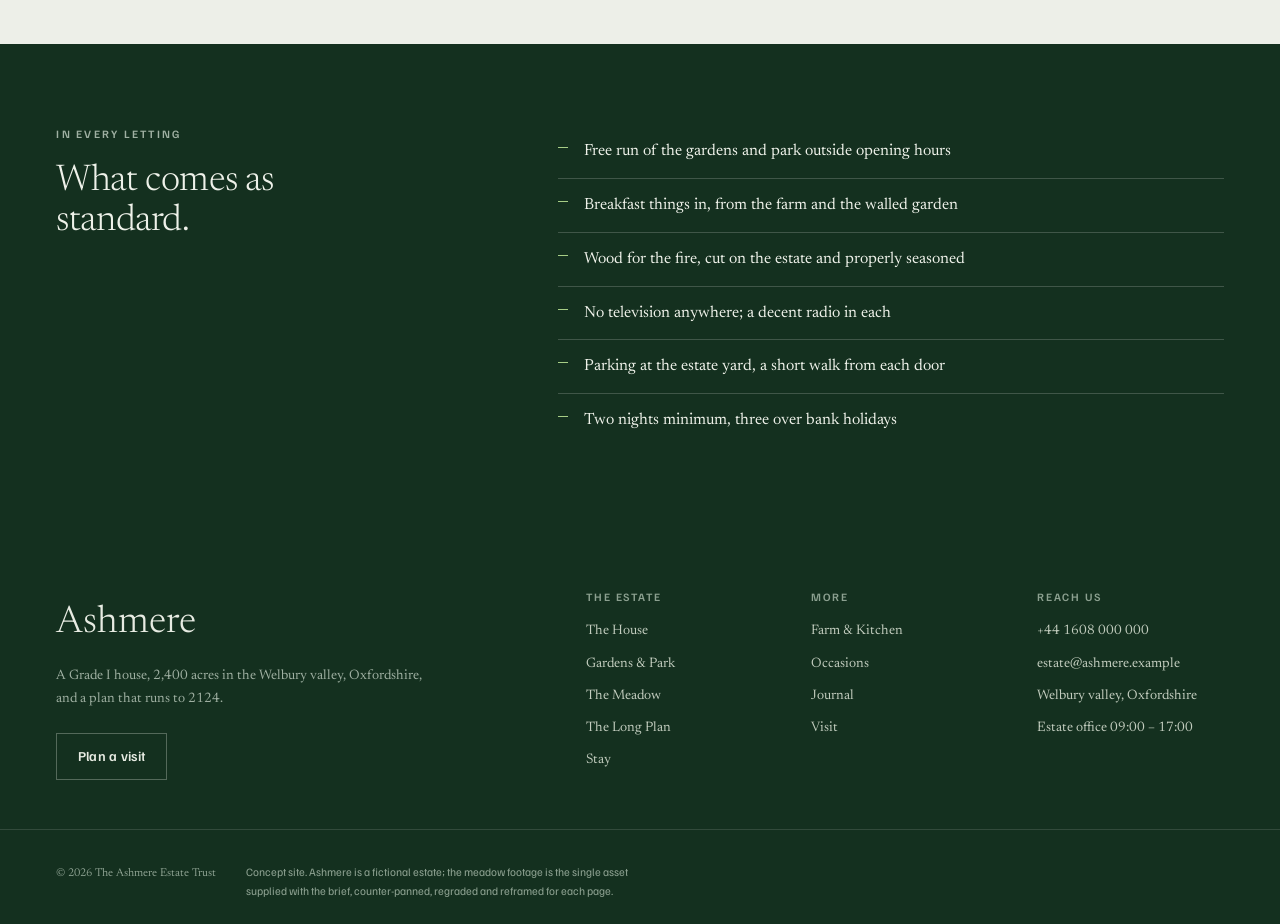
<file: stay.html>
<!doctype html>
<html lang="en-GB" class="no-js">
<head>
<meta charset="utf-8">
<meta name="viewport" content="width=device-width, initial-scale=1, viewport-fit=cover">
<title>Stay — Ashmere</title>
<meta name="description" content="Four lettings on the estate, from a one-bedroom gatehouse to four bedrooms in the house itself.">
<meta name="theme-color" content="#EDEFE8">
<meta property="og:title" content="Stay — Ashmere">
<meta property="og:description" content="Four lettings on the estate, from a one-bedroom gatehouse to four bedrooms in the house itself.">
<meta property="og:type" content="website">
<link rel="preload" href="assets/fonts/newsreader-var.woff2" as="font" type="font/woff2" crossorigin>
<link rel="preload" href="assets/fonts/familjen-var.woff2" as="font" type="font/woff2" crossorigin>
<link rel="stylesheet" href="assets/css/site.css">
<script>document.documentElement.className="js";</script>
</head>
<body class="" data-page="stay">
<a class="skip" href="#main">Skip to content</a>

<header class="bar" id="bar">
  <a class="mark" href="index.html" aria-label="Ashmere, home">
    <svg class="mark__g" width="24" height="30" viewBox="0 0 24 30" aria-hidden="true" focusable="false">
      <path d="M12 1.2c3.4 2.6 6.2 3.6 10.2 3.6 0 9.4-1.4 17.6-10.2 23.9C3.2 22.4 1.8 14.2 1.8 4.8 5.8 4.8 8.6 3.8 12 1.2Z"
            fill="none" stroke="currentColor" stroke-width="1.15" stroke-linejoin="round"/>
      <path d="M12 8.4v11M8.4 12.2 12 14.6l3.6-2.4" fill="none" stroke="currentColor"
            stroke-width="1.15" stroke-linecap="round" stroke-linejoin="round"/>
    </svg>
    <span class="mark__w">Ashmere</span>
  </a>
  <nav class="bar__nav" aria-label="Primary"><ul><li><a href="house.html">The House</a></li><li><a href="gardens.html">Gardens</a></li><li><a href="meadow.html">The Meadow</a></li><li><a href="long-plan.html">Long Plan</a></li><li><a href="stay.html" aria-current="page">Stay</a></li><li><a href="kitchen.html">Farm</a></li><li><a href="occasions.html">Occasions</a></li><li><a href="journal.html">Journal</a></li><li><a href="visit.html">Visit</a></li></ul></nav>
  <p class="openchip" id="openChip"><span class="openchip__d"></span><span id="openText">Estate open</span></p>
  <a class="btn btn--sm" href="visit.html#plan">Plan a visit</a>
  <button class="burger" id="burger" aria-expanded="false" aria-controls="sheet" aria-label="Open menu">
    <span></span><span></span>
  </button>
</header>

<div class="sheet" id="sheet" hidden>
  <nav aria-label="Mobile"><ul><li><a href="house.html"><span>The House</span></a></li><li><a href="gardens.html"><span>Gardens & Park</span></a></li><li><a href="meadow.html"><span>The Meadow</span></a></li><li><a href="long-plan.html"><span>The Long Plan</span></a></li><li><a href="stay.html"><span>Stay</span></a></li><li><a href="kitchen.html"><span>Farm & Kitchen</span></a></li><li><a href="occasions.html"><span>Occasions</span></a></li><li><a href="journal.html"><span>Journal</span></a></li><li><a href="visit.html"><span>Visit</span></a></li></ul></nav>
  <a class="btn btn--block" href="visit.html#plan">Plan a visit</a>
  <p class="sheet__c">+44 1608 000 000<br>estate@ashmere.example</p>
</div>

<main id="main">
<section class="phead phead--haze">
  <div class="phead__media phead__media--haze"></div>
  <div class="wrap phead__in">
    <p class="eyebrow reveal">Stay</p>
    <h1 class="phead__h reveal">Four places, and the park after everyone has gone.</h1>
    <p class="lede reveal">The best hour here is between six and seven, when the gates shut and the light comes flat across the west park. Staying is the only way to get it.</p>
    
  </div>
</section>
<section class="band band--tight"><div class="wrap lets">
    <article class="let" id="gardeners">
      <div class="let__id"><span class="let__n">01</span><h2>The Gardener's House</h2>
        <p class="let__w">In the walled garden</p></div>
      <div class="let__b"><p class="lede">Two bedrooms inside the garden wall, which means you are locked in with the vegetables after six when the gate is shut. Warm, thick-walled and very quiet.</p>
        <ul class="let__f"><li>Inside the walled garden</li><li>Wood burner</li><li>Kitchen garden access</li><li>Dogs welcome</li></ul>
        <p class="let__cta"><a class="btn btn--line btn--sm" href="visit.html#plan">Ask about The Gardener's House</a></p></div>
      <dl class="let__m">
        <div><dt>Sleeps</dt><dd>4</dd></div>
        <div><dt>Bedrooms</dt><dd>2</dd></div>
        <div><dt>From</dt><dd>£210 a night</dd></div>
        <div><dt>Minimum</dt><dd>Two nights</dd></div>
      </dl>
    </article>
    <article class="let" id="lodge">
      <div class="let__id"><span class="let__n">02</span><h2>East Lodge</h2>
        <p class="let__w">At the park gate</p></div>
      <div class="let__b"><p class="lede">A one-bedroom gatehouse at the end of the lime avenue. Small, round, and slightly absurd, which is the point of a lodge.</p>
        <ul class="let__f"><li>One bedroom</li><li>Log fire</li><li>Ten minutes' walk to the house</li><li>No parking at the door</li></ul>
        <p class="let__cta"><a class="btn btn--line btn--sm" href="visit.html#plan">Ask about East Lodge</a></p></div>
      <dl class="let__m">
        <div><dt>Sleeps</dt><dd>2</dd></div>
        <div><dt>Bedrooms</dt><dd>1</dd></div>
        <div><dt>From</dt><dd>£165 a night</dd></div>
        <div><dt>Minimum</dt><dd>Two nights</dd></div>
      </dl>
    </article>
    <article class="let" id="dairy">
      <div class="let__id"><span class="let__n">03</span><h2>The Old Dairy</h2>
        <p class="let__w">Beside the farmyard</p></div>
      <div class="let__b"><p class="lede">Three bedrooms in the converted dairy, with the original slate slabs still down in the hall. Close enough to the farm to be woken by it.</p>
        <ul class="let__f"><li>Three bedrooms</li><li>Slate floors</li><li>Farmyard on the doorstep</li><li>Sleeps six</li></ul>
        <p class="let__cta"><a class="btn btn--line btn--sm" href="visit.html#plan">Ask about The Old Dairy</a></p></div>
      <dl class="let__m">
        <div><dt>Sleeps</dt><dd>6</dd></div>
        <div><dt>Bedrooms</dt><dd>3</dd></div>
        <div><dt>From</dt><dd>£340 a night</dd></div>
        <div><dt>Minimum</dt><dd>Two nights</dd></div>
      </dl>
    </article>
    <article class="let" id="north-wing">
      <div class="let__id"><span class="let__n">04</span><h2>The North Wing</h2>
        <p class="let__w">In the house itself</p></div>
      <div class="let__b"><p class="lede">Four bedrooms in the house, with your own stair and your own door onto the terrace. Taken whole, and not let while the house is open to visitors.</p>
        <ul class="let__f"><li>Inside the main house</li><li>Private terrace door</li><li>Four bedrooms</li><li>Whole-wing only</li></ul>
        <p class="let__cta"><a class="btn btn--line btn--sm" href="visit.html#plan">Ask about The North Wing</a></p></div>
      <dl class="let__m">
        <div><dt>Sleeps</dt><dd>8</dd></div>
        <div><dt>Bedrooms</dt><dd>4</dd></div>
        <div><dt>From</dt><dd>£780 a night</dd></div>
        <div><dt>Minimum</dt><dd>Two nights</dd></div>
      </dl>
    </article></div></section>

<section class="band band--park">
  <div class="wrap two">
    <div class="two__l"><p class="eyebrow reveal">In every letting</p>
      <h2 class="reveal">What comes as standard.</h2></div>
    <div class="two__r"><ul class="ticks reveal">
      <li>Free run of the gardens and park outside opening hours</li>
      <li>Breakfast things in, from the farm and the walled garden</li>
      <li>Wood for the fire, cut on the estate and properly seasoned</li>
      <li>No television anywhere; a decent radio in each</li>
      <li>Parking at the estate yard, a short walk from each door</li>
      <li>Two nights minimum, three over bank holidays</li>
    </ul></div>
  </div>
</section>

</main>

<footer class="foot">
  <div class="wrap foot__top">
    <div class="foot__brand">
      <p class="foot__mk">Ashmere</p>
      <p class="foot__tag">A Grade&nbsp;I house, 2,400 acres in the Welbury valley, Oxfordshire,<br>
        and a plan that runs to 2124.</p>
      <a class="btn btn--ghost" href="visit.html#plan">Plan a visit</a>
    </div>
    <div class="foot__cols">
      <div><h2>The estate</h2><ul><li><a href="house.html">The House</a></li><li><a href="gardens.html">Gardens & Park</a></li><li><a href="meadow.html">The Meadow</a></li><li><a href="long-plan.html">The Long Plan</a></li><li><a href="stay.html">Stay</a></li></ul></div>
      <div><h2>More</h2><ul><li><a href="kitchen.html">Farm & Kitchen</a></li><li><a href="occasions.html">Occasions</a></li><li><a href="journal.html">Journal</a></li><li><a href="visit.html">Visit</a></li></ul></div>
      <div><h2>Reach us</h2><ul>
        <li><a href="tel:+441608000000">+44 1608 000 000</a></li>
        <li><a href="mailto:estate@ashmere.example">estate@ashmere.example</a></li>
        <li><span>Welbury valley, Oxfordshire</span></li>
        <li><span>Estate office 09:00 – 17:00</span></li>
      </ul></div>
    </div>
  </div>
  <div class="wrap foot__base">
    <p>© 2026 The Ashmere Estate Trust</p>
    <p class="foot__fine">Concept site. Ashmere is a fictional estate; the meadow footage is
      the single asset supplied with the brief, counter-panned, regraded and reframed for each page.</p>
  </div>
</footer>

<script src="assets/js/site.js" defer></script>
</body>
</html>
</file>
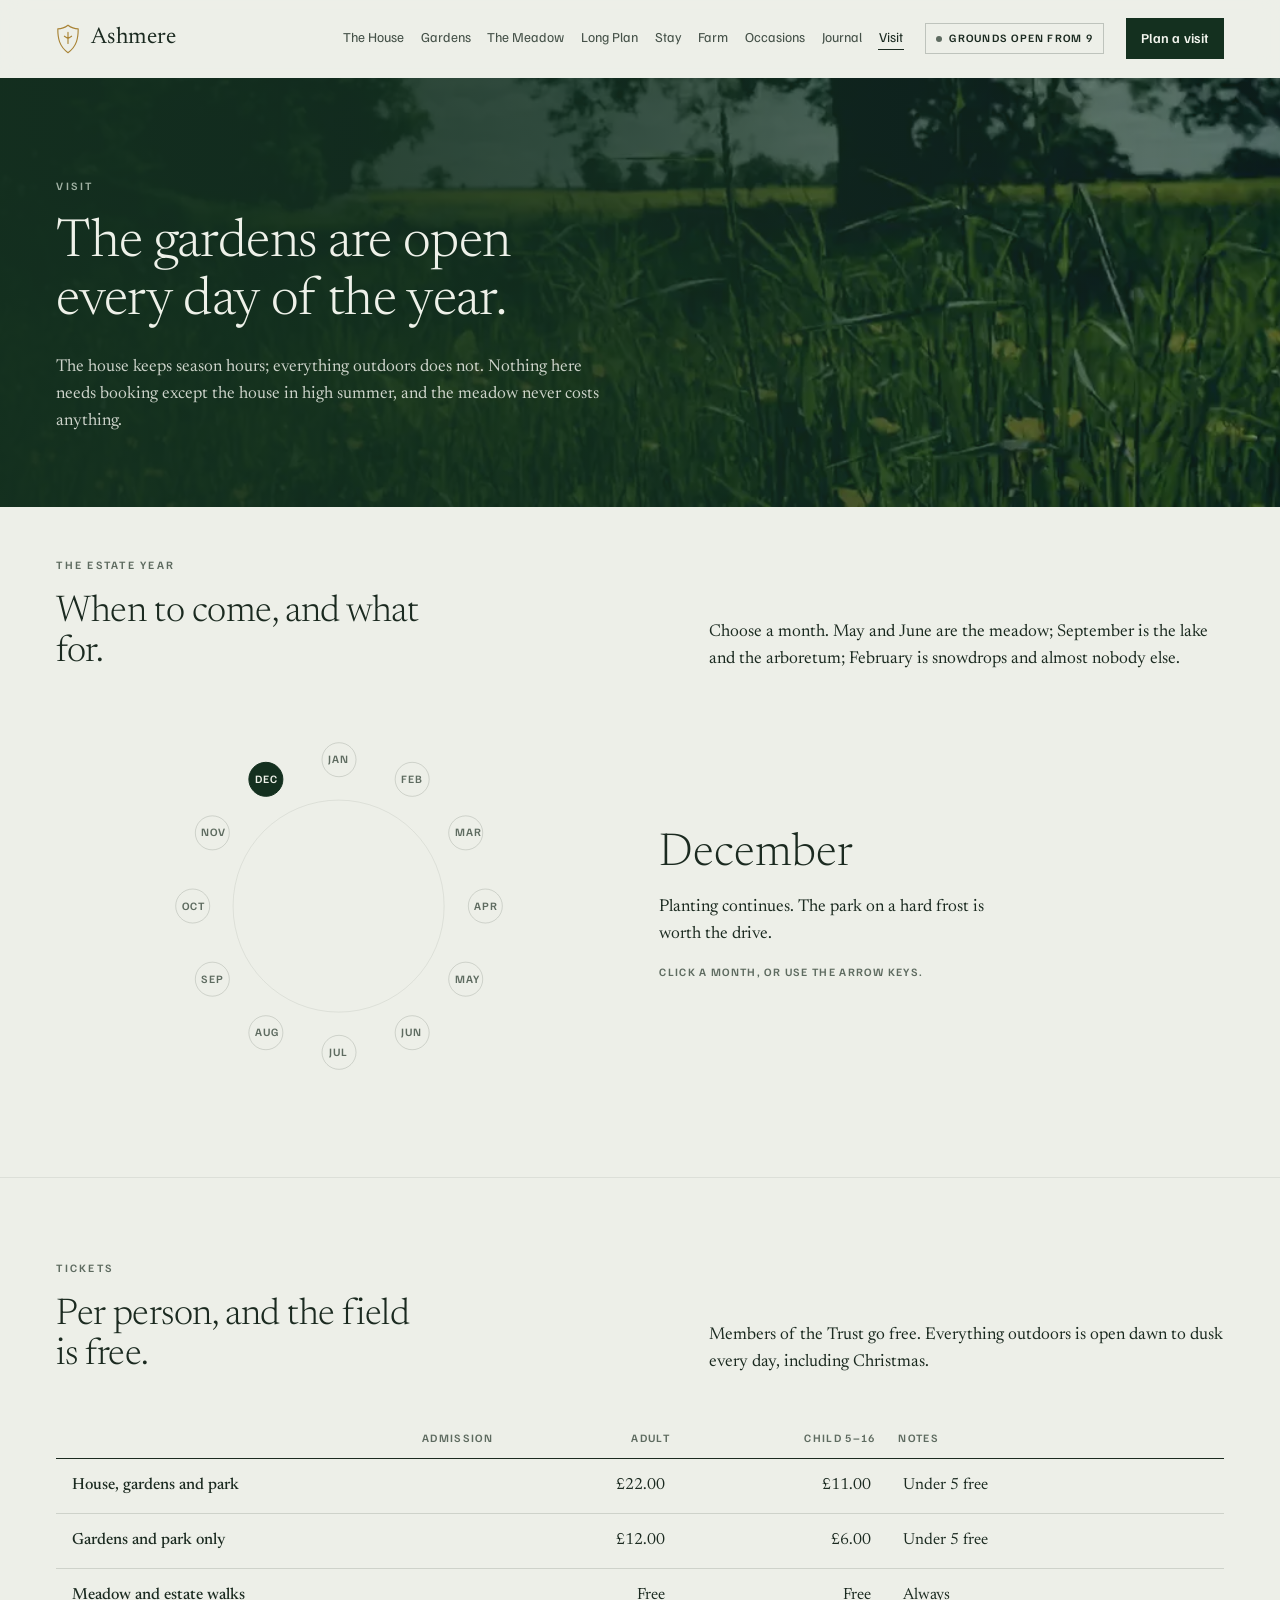
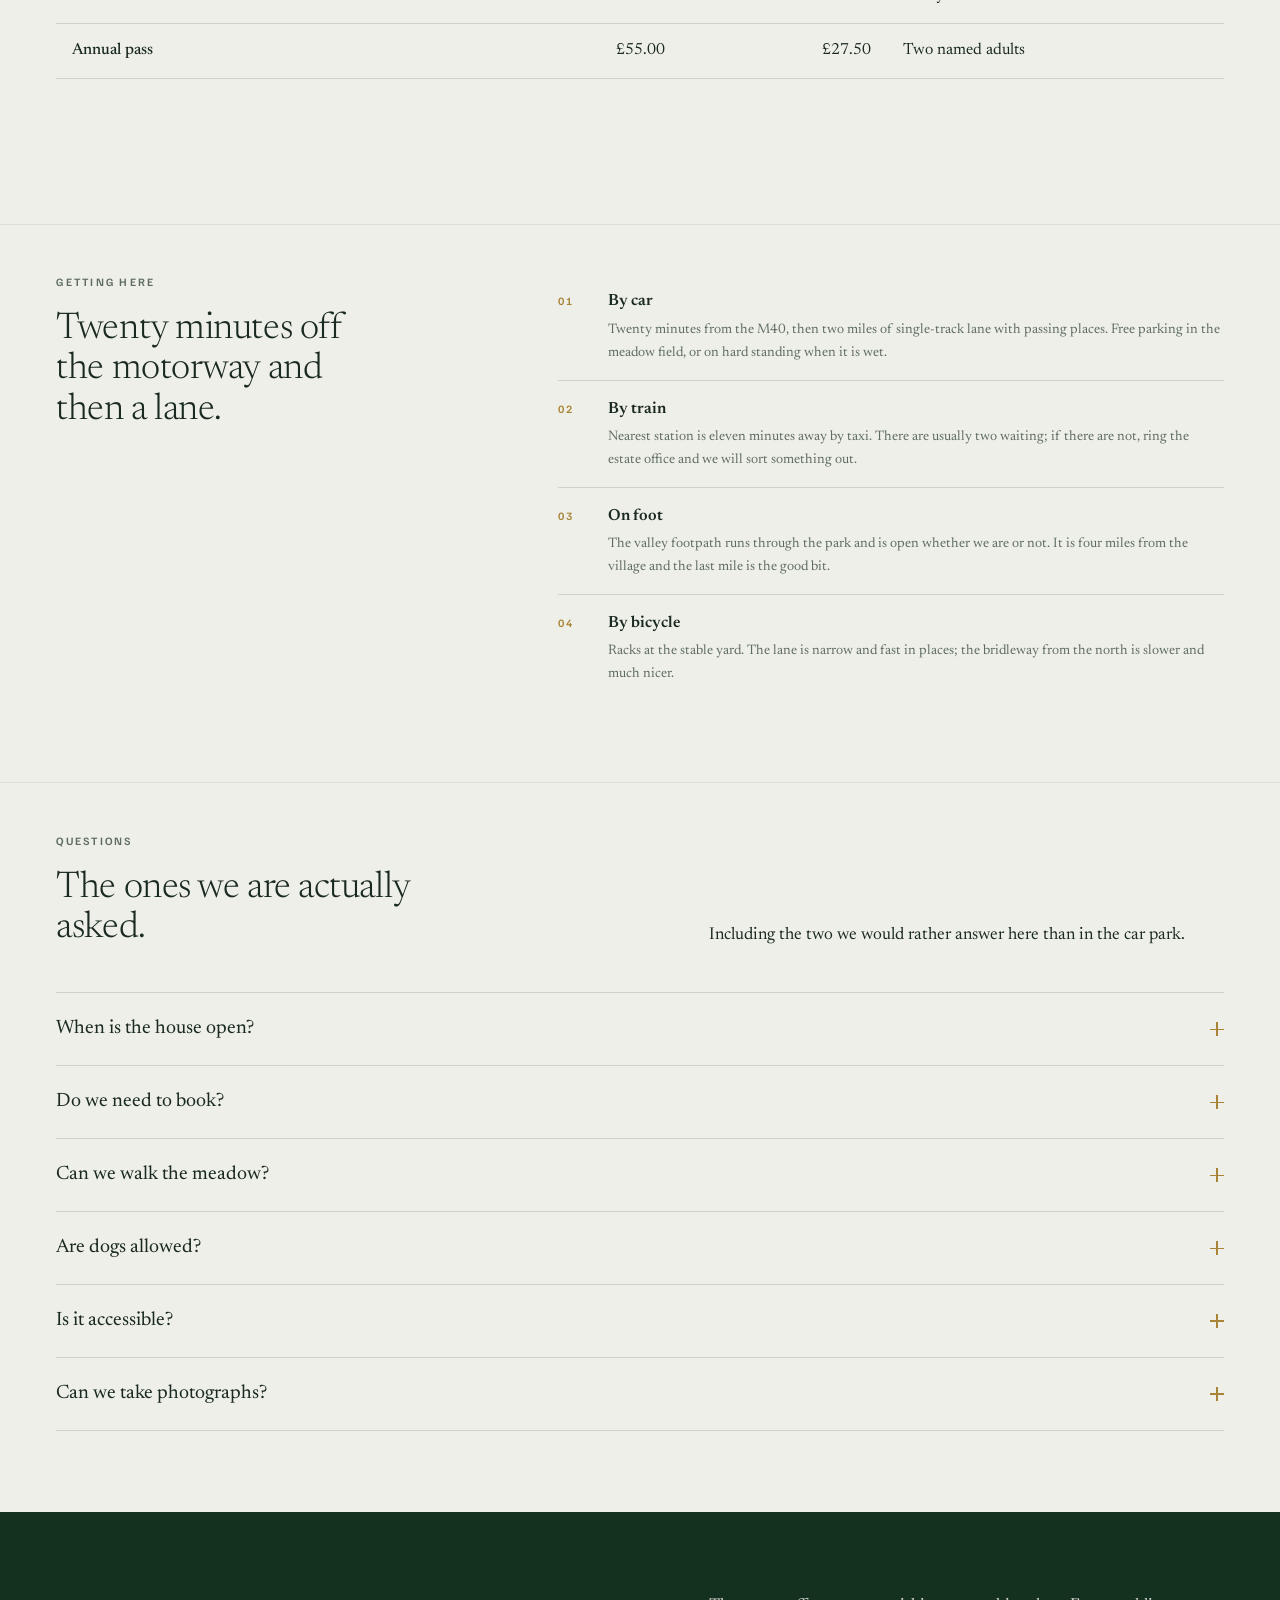
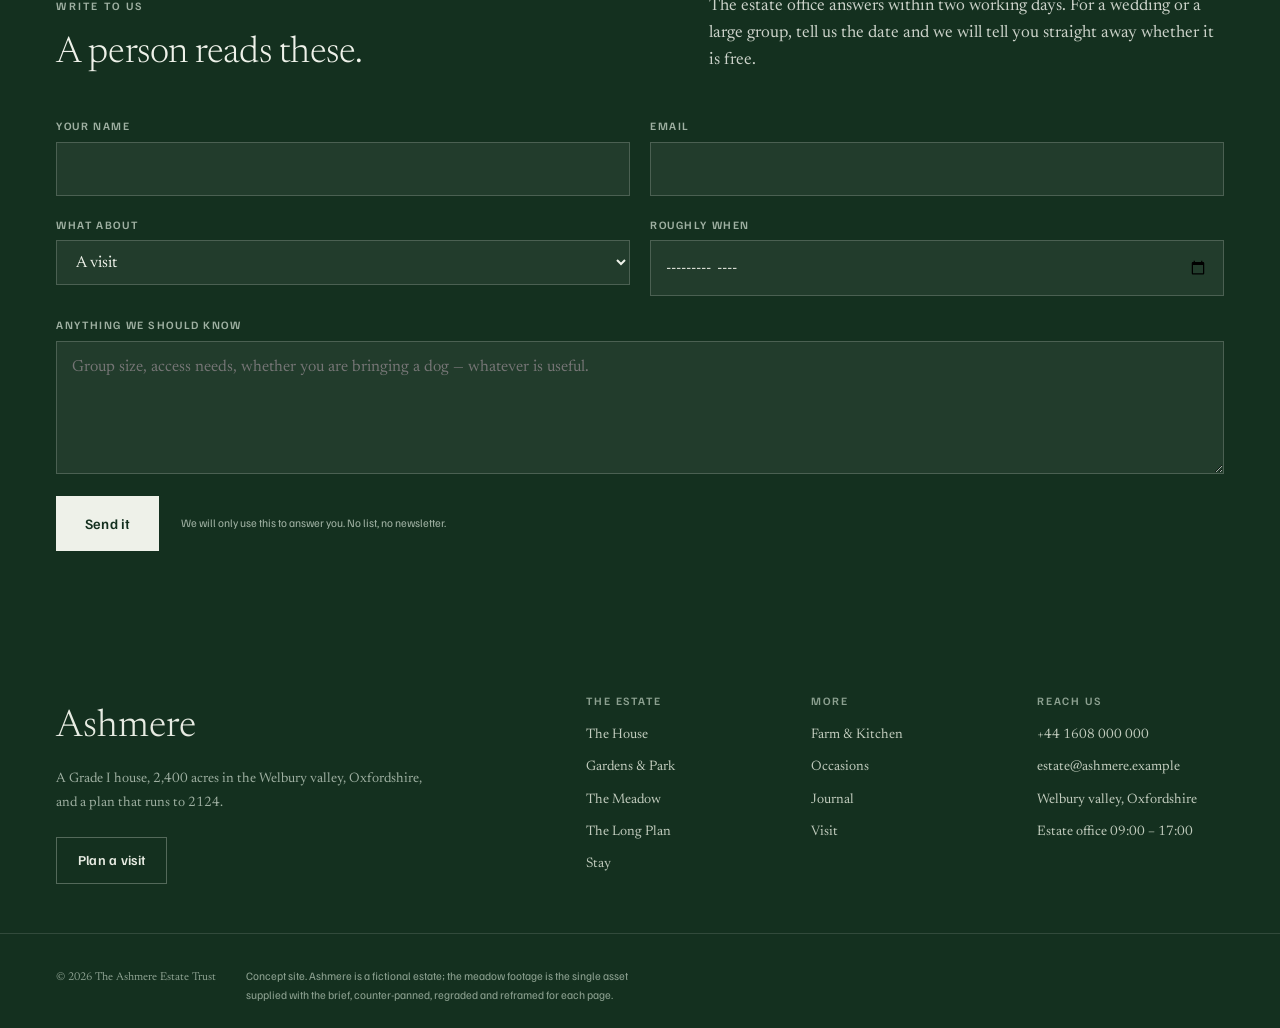
<file: visit.html>
<!doctype html>
<html lang="en-GB" class="no-js">
<head>
<meta charset="utf-8">
<meta name="viewport" content="width=device-width, initial-scale=1, viewport-fit=cover">
<title>Visit — Ashmere</title>
<meta name="description" content="Opening times, tickets, the estate year month by month, how to get to the Welbury valley, and an enquiry form.">
<meta name="theme-color" content="#EDEFE8">
<meta property="og:title" content="Visit — Ashmere">
<meta property="og:description" content="Opening times, tickets, the estate year month by month, how to get to the Welbury valley, and an enquiry form.">
<meta property="og:type" content="website">
<link rel="preload" href="assets/fonts/newsreader-var.woff2" as="font" type="font/woff2" crossorigin>
<link rel="preload" href="assets/fonts/familjen-var.woff2" as="font" type="font/woff2" crossorigin>
<link rel="stylesheet" href="assets/css/site.css">
<script>document.documentElement.className="js";</script>
</head>
<body class="" data-page="visit">
<a class="skip" href="#main">Skip to content</a>

<header class="bar" id="bar">
  <a class="mark" href="index.html" aria-label="Ashmere, home">
    <svg class="mark__g" width="24" height="30" viewBox="0 0 24 30" aria-hidden="true" focusable="false">
      <path d="M12 1.2c3.4 2.6 6.2 3.6 10.2 3.6 0 9.4-1.4 17.6-10.2 23.9C3.2 22.4 1.8 14.2 1.8 4.8 5.8 4.8 8.6 3.8 12 1.2Z"
            fill="none" stroke="currentColor" stroke-width="1.15" stroke-linejoin="round"/>
      <path d="M12 8.4v11M8.4 12.2 12 14.6l3.6-2.4" fill="none" stroke="currentColor"
            stroke-width="1.15" stroke-linecap="round" stroke-linejoin="round"/>
    </svg>
    <span class="mark__w">Ashmere</span>
  </a>
  <nav class="bar__nav" aria-label="Primary"><ul><li><a href="house.html">The House</a></li><li><a href="gardens.html">Gardens</a></li><li><a href="meadow.html">The Meadow</a></li><li><a href="long-plan.html">Long Plan</a></li><li><a href="stay.html">Stay</a></li><li><a href="kitchen.html">Farm</a></li><li><a href="occasions.html">Occasions</a></li><li><a href="journal.html">Journal</a></li><li><a href="visit.html" aria-current="page">Visit</a></li></ul></nav>
  <p class="openchip" id="openChip"><span class="openchip__d"></span><span id="openText">Estate open</span></p>
  <a class="btn btn--sm" href="visit.html#plan">Plan a visit</a>
  <button class="burger" id="burger" aria-expanded="false" aria-controls="sheet" aria-label="Open menu">
    <span></span><span></span>
  </button>
</header>

<div class="sheet" id="sheet" hidden>
  <nav aria-label="Mobile"><ul><li><a href="house.html"><span>The House</span></a></li><li><a href="gardens.html"><span>Gardens & Park</span></a></li><li><a href="meadow.html"><span>The Meadow</span></a></li><li><a href="long-plan.html"><span>The Long Plan</span></a></li><li><a href="stay.html"><span>Stay</span></a></li><li><a href="kitchen.html"><span>Farm & Kitchen</span></a></li><li><a href="occasions.html"><span>Occasions</span></a></li><li><a href="journal.html"><span>Journal</span></a></li><li><a href="visit.html"><span>Visit</span></a></li></ul></nav>
  <a class="btn btn--block" href="visit.html#plan">Plan a visit</a>
  <p class="sheet__c">+44 1608 000 000<br>estate@ashmere.example</p>
</div>

<main id="main">
<section class="phead phead--dusk">
  <div class="phead__media"><video class="phead__v" muted loop playsinline preload="none" data-src="assets/media/dusk-1600.mp4" poster="assets/media/poster-dusk.webp" aria-hidden="true" tabindex="-1"></video><div class="phead__scrim"></div></div>
  <div class="wrap phead__in">
    <p class="eyebrow reveal">Visit</p>
    <h1 class="phead__h reveal">The gardens are open every day of the year.</h1>
    <p class="lede reveal">The house keeps season hours; everything outdoors does not. Nothing here needs booking except the house in high summer, and the meadow never costs anything.</p>
    
  </div>
</section>
<section class="band band--tight" id="year">
  <div class="wrap">
    <header class="head">
      <div><p class="eyebrow reveal">The estate year</p><h2 class="reveal">When to come, and what for.</h2></div>
      <p class="lede reveal">Choose a month. May and June are the meadow; September is the lake
        and the arboretum; February is snowdrops and almost nobody else.</p>
    </header>
    <div class="ring">
      <div class="ring__wheel" id="ringWheel"></div>
      <div class="ring__read">
        <p class="ring__m" id="ringMonth">May</p>
        <p class="ring__t" id="ringText">Buttercups, and the best fortnight of the year.</p>
        <p class="ring__hint">Click a month, or use the arrow keys.</p>
      </div>
    </div>
  </div>
</section>

<section class="band" id="plan">
  <div class="wrap">
    <header class="head">
      <div><p class="eyebrow reveal">Tickets</p><h2 class="reveal">Per person, and the field is free.</h2></div>
      <p class="lede reveal">Members of the Trust go free. Everything outdoors is open dawn to
        dusk every day, including Christmas.</p>
    </header>
    <div class="tablewrap reveal">
      <table class="rates">
        <caption class="vh">Admission prices</caption>
        <thead><tr><th scope="col">Admission</th><th scope="col">Adult</th>
          <th scope="col">Child 5&ndash;16</th><th scope="col" class="tl">Notes</th></tr></thead>
        <tbody><tr><th scope="row">House, gardens and park</th><td>£22.00</td>
      <td>£11.00</td><td class="tl">Under 5 free</td></tr><tr><th scope="row">Gardens and park only</th><td>£12.00</td>
      <td>£6.00</td><td class="tl">Under 5 free</td></tr><tr><th scope="row">Meadow and estate walks</th><td>Free</td>
      <td>Free</td><td class="tl">Always</td></tr><tr><th scope="row">Annual pass</th><td>£55.00</td>
      <td>£27.50</td><td class="tl">Two named adults</td></tr></tbody>
      </table>
    </div>
    <p class="note reveal">House open Wednesday to Sunday, late March to end of October, 11:00 to
      17:00, last entry 16:15. Gardens, park and meadow open daily, 09:00 until dusk.</p>
  </div>
</section>

<section class="band band--tight">
  <div class="wrap two">
    <div class="two__l"><p class="eyebrow reveal">Getting here</p>
      <h2 class="reveal">Twenty minutes off the motorway and then a lane.</h2></div>
    <div class="two__r"><ol class="steps reveal">
      <li><b>By car</b><p>Twenty minutes from the M40, then two miles of single-track lane with
        passing places. Free parking in the meadow field, or on hard standing when it is wet.</p></li>
      <li><b>By train</b><p>Nearest station is eleven minutes away by taxi. There are usually two
        waiting; if there are not, ring the estate office and we will sort something out.</p></li>
      <li><b>On foot</b><p>The valley footpath runs through the park and is open whether we are
        or not. It is four miles from the village and the last mile is the good bit.</p></li>
      <li><b>By bicycle</b><p>Racks at the stable yard. The lane is narrow and fast in places;
        the bridleway from the north is slower and much nicer.</p></li>
    </ol></div>
  </div>
</section>

<section class="band band--tight">
  <div class="wrap">
    <header class="head">
      <div><p class="eyebrow reveal">Questions</p><h2 class="reveal">The ones we are actually asked.</h2></div>
      <p class="lede reveal">Including the two we would rather answer here than in the car park.</p>
    </header>
    <div class="faq">
      <div class="faq__i"><h3><button type="button" class="faq__q" aria-expanded="false"
        aria-controls="fa0">When is the house open?<span class="faq__x" aria-hidden="true"></span></button></h3>
        <div class="faq__a" id="fa0"><div><p>The house opens Wednesday to Sunday from late March to the end of October, 11:00 to 17:00, last entry 16:15. The gardens, park and meadow are open every day of the year from 09:00 until dusk, including when the house is shut.</p></div></div></div>
      <div class="faq__i"><h3><button type="button" class="faq__q" aria-expanded="false"
        aria-controls="fa1">Do we need to book?<span class="faq__x" aria-hidden="true"></span></button></h3>
        <div class="faq__a" id="fa1"><div><p>For the house, yes, in high summer — we cap it at 400 a day so the rooms stay walkable. Gardens and park are never capped and never need booking.</p></div></div></div>
      <div class="faq__i"><h3><button type="button" class="faq__q" aria-expanded="false"
        aria-controls="fa2">Can we walk the meadow?<span class="faq__x" aria-hidden="true"></span></button></h3>
        <div class="faq__a" id="fa2"><div><p>Yes, on the mown paths, all year. Between the middle of May and the cut in late July please keep to them; you are walking through a seed crop, and one boot off the path costs more than it looks like it does.</p></div></div></div>
      <div class="faq__i"><h3><button type="button" class="faq__q" aria-expanded="false"
        aria-controls="fa3">Are dogs allowed?<span class="faq__x" aria-hidden="true"></span></button></h3>
        <div class="faq__a" id="fa3"><div><p>In the park and on the estate walks, on a lead between March and July because of ground-nesting birds. In the gardens, assistance dogs only. In the house, no.</p></div></div></div>
      <div class="faq__i"><h3><button type="button" class="faq__q" aria-expanded="false"
        aria-controls="fa4">Is it accessible?<span class="faq__x" aria-hidden="true"></span></button></h3>
        <div class="faq__a" id="fa4"><div><p>Partly, and we would rather say so plainly. The ground floor of the house, the Orangery, the walled garden and the lakeside path are all step-free. The Long Gallery is up sixteen stairs with no lift, the park paths are grass and rut in winter, and the Yew Walk has a gravel surface. Ring us and we will tell you honestly what will work.</p></div></div></div>
      <div class="faq__i"><h3><button type="button" class="faq__q" aria-expanded="false"
        aria-controls="fa5">Can we take photographs?<span class="faq__x" aria-hidden="true"></span></button></h3>
        <div class="faq__a" id="fa5"><div><p>Anywhere outside, freely. Inside the house, no flash and no tripods. Commercial shoots go through the estate office and we say no more often than yes.</p></div></div></div></div>
  </div>
</section>

<section class="band band--park" id="enquire">
  <div class="wrap">
    <header class="head head--inv">
      <div><p class="eyebrow reveal">Write to us</p><h2 class="reveal">A person reads these.</h2></div>
      <p class="lede reveal">The estate office answers within two working days. For a wedding or
        a large group, tell us the date and we will tell you straight away whether it is free.</p>
    </header>
    <form class="form" id="enquiry">
      <div class="form__grid">
        <p class="f"><label for="fName">Your name</label>
          <input id="fName" name="name" type="text" autocomplete="name" required></p>
        <p class="f"><label for="fMail">Email</label>
          <input id="fMail" name="email" type="email" autocomplete="email" required></p>
        <p class="f"><label for="fAbout">What about</label>
          <select id="fAbout" name="about">
            <option>A visit</option><option>Staying on the estate</option>
            <option>A wedding or event</option><option>Research or the archive</option>
            <option>Something else</option></select></p>
        <p class="f"><label for="fWhen">Roughly when</label>
          <input id="fWhen" name="when" type="month"></p>
        <p class="f f--wide"><label for="fMsg">Anything we should know</label>
          <textarea id="fMsg" name="message" rows="4"
            placeholder="Group size, access needs, whether you are bringing a dog — whatever is useful."></textarea></p>
      </div>
      <div class="form__foot">
        <button class="btn btn--lg" type="submit">Send it</button>
        <p class="form__note">We will only use this to answer you. No list, no newsletter.</p>
      </div>
      <noscript><p class="form__note">This form needs JavaScript. Write to
        <a href="mailto:estate@ashmere.example">estate@ashmere.example</a> or ring +44 1608 000 000.</p></noscript>
      <p class="form__ok" id="formOk" role="status" hidden></p>
    </form>
  </div>
</section>

</main>

<footer class="foot">
  <div class="wrap foot__top">
    <div class="foot__brand">
      <p class="foot__mk">Ashmere</p>
      <p class="foot__tag">A Grade&nbsp;I house, 2,400 acres in the Welbury valley, Oxfordshire,<br>
        and a plan that runs to 2124.</p>
      <a class="btn btn--ghost" href="visit.html#plan">Plan a visit</a>
    </div>
    <div class="foot__cols">
      <div><h2>The estate</h2><ul><li><a href="house.html">The House</a></li><li><a href="gardens.html">Gardens & Park</a></li><li><a href="meadow.html">The Meadow</a></li><li><a href="long-plan.html">The Long Plan</a></li><li><a href="stay.html">Stay</a></li></ul></div>
      <div><h2>More</h2><ul><li><a href="kitchen.html">Farm & Kitchen</a></li><li><a href="occasions.html">Occasions</a></li><li><a href="journal.html">Journal</a></li><li><a href="visit.html">Visit</a></li></ul></div>
      <div><h2>Reach us</h2><ul>
        <li><a href="tel:+441608000000">+44 1608 000 000</a></li>
        <li><a href="mailto:estate@ashmere.example">estate@ashmere.example</a></li>
        <li><span>Welbury valley, Oxfordshire</span></li>
        <li><span>Estate office 09:00 – 17:00</span></li>
      </ul></div>
    </div>
  </div>
  <div class="wrap foot__base">
    <p>© 2026 The Ashmere Estate Trust</p>
    <p class="foot__fine">Concept site. Ashmere is a fictional estate; the meadow footage is
      the single asset supplied with the brief, counter-panned, regraded and reframed for each page.</p>
  </div>
</footer>

<script src="assets/js/site.js" defer></script>
<script>window.ASH_VISIT=1;</script>
</body>
</html>
</file>
<file: assets/css/site.css>
/* ══════════════════════════════════════════════════════════════════
   Ashmere
   Newsreader for the estate's voice, Familjen Grotesk for labels.
   Blocks alternate vellum and park green; most of the site stays pale,
   because the place is meant to feel settled.
   ══════════════════════════════════════════════════════════════════ */

@font-face{font-family:"Newsreader";src:url("../fonts/newsreader-var.woff2") format("woff2");
  font-weight:200 800;font-style:normal;font-display:swap}
@font-face{font-family:"Familjen";src:url("../fonts/familjen-var.woff2") format("woff2");
  font-weight:400 700;font-style:normal;font-display:swap}

:root{
  --vellum:#EDEFE8;
  --ink:#1B2A20;
  --park:#14301F;
  --gilt:#A98436;
  --meadow:#4E7A33;

  --stone:#DDE0D6;
  --mute:#5E6B60;
  --rule:color-mix(in srgb, var(--ink) 15%, transparent);
  --rule-2:color-mix(in srgb, var(--ink) 8%, transparent);

  /* each block declares its ground so components never guess */
  --bg:var(--vellum);--fg:var(--ink);--soft:var(--mute);--line:var(--rule);--accent:var(--meadow);

  --gut:clamp(20px,4.4vw,72px);
  --max:1180px;
  --bar-h:78px;

  --d-hero:clamp(2.5rem,6vw,5.6rem);
  --d-1:clamp(2rem,4.2vw,3.7rem);
  --d-2:clamp(1.6rem,2.9vw,2.6rem);
  --d-3:clamp(1.1rem,1.4vw,1.3rem);
  --t-lede:clamp(1.06rem,1.22vw,1.26rem);
  --t-body:clamp(1rem,1.02vw,1.075rem);
  --t-sm:0.855rem;
  --t-xs:0.705rem;

  --ease:cubic-bezier(.22,.61,.24,1);
  --out:cubic-bezier(.16,1,.3,1);
}

*,*::before,*::after{box-sizing:border-box}
[hidden]{display:none !important}
html{-webkit-text-size-adjust:100%;scroll-padding-top:calc(var(--bar-h) + 24px)}
body{margin:0;background:var(--vellum);color:var(--ink);
  font-family:"Newsreader",Georgia,"Times New Roman",serif;
  font-size:var(--t-body);line-height:1.68;font-weight:400;
  font-variant-numeric:oldstyle-nums;
  -webkit-font-smoothing:antialiased;overflow-x:clip}
img,svg,video{display:block;max-width:100%}
h1,h2,h3,p,dl,dd,figure,ol,ul,blockquote{margin:0}
ol,ul{list-style:none;padding:0}
a{color:inherit;text-decoration:none}
button,input,select,textarea{font:inherit;color:inherit}
table{border-collapse:collapse;width:100%}
:focus-visible{outline:2px solid var(--accent);outline-offset:3px;border-radius:2px}
::selection{background:color-mix(in srgb,var(--gilt) 34%,transparent)}

.vh{position:absolute;width:1px;height:1px;margin:-1px;overflow:hidden;clip:rect(0 0 0 0);white-space:nowrap}
.skip{position:fixed;top:10px;left:10px;z-index:400;padding:.7em 1.1em;background:var(--park);
  color:var(--vellum);font-weight:600;transform:translateY(-200%);transition:transform .22s var(--ease)}
.skip:focus{transform:none}
.wrap{width:100%;max-width:calc(var(--max) + var(--gut)*2);margin-inline:auto;padding-inline:var(--gut)}

h1,h2,.pull p,.feature h2{font-weight:320;line-height:1.08;letter-spacing:-.012em}
h3{font-size:var(--d-3);font-weight:500;line-height:1.3}

/* Familjen carries every label, count and control */
.eyebrow,.facts dt,.tile__m,.tile__n,.room__n,.let__n,.post__m,.foot__cols h2,
.rates thead th,.f label,.form__note,.quad__u,.quad__list .n,.plan__tense,
.ring__wheel button,.btn,.bar__nav a,.openchip,.filter__b,.let__f li,.area__m,
.room__yr,.study__k,.plan__ticks li,.note,.art__cap,.quad__note,.quad__cap,
.foot__fine,.sheet__c,.feature__go,.more a,.let__m dt,.svc__when{
  font-family:"Familjen",ui-sans-serif,system-ui,"Segoe UI",Roboto,Helvetica,Arial,sans-serif;
  font-variant-numeric:normal;
}
.eyebrow{font-size:var(--t-xs);letter-spacing:.2em;text-transform:uppercase;font-weight:600;
  color:var(--soft);margin-bottom:1.6em}
.lede{font-size:var(--t-lede);line-height:1.6;max-width:56ch}
p+p{margin-top:1.05em}

/* ═══ BAR ═══ */
.bar{position:sticky;top:0;z-index:120;height:var(--bar-h);display:flex;align-items:center;
  gap:clamp(12px,1.7vw,26px);padding-inline:var(--gut);
  background:color-mix(in srgb,var(--vellum) 90%,transparent);
  backdrop-filter:blur(12px) saturate(120%);-webkit-backdrop-filter:blur(12px) saturate(120%);
  border-bottom:1px solid transparent;transition:border-color .35s var(--ease)}
.bar.is-lifted{border-bottom-color:var(--rule-2)}
body.on-hero .bar{position:fixed;left:0;right:0;background:transparent;color:#F3F5EE;
  backdrop-filter:none;-webkit-backdrop-filter:none;isolation:isolate}
body.on-hero .bar::before{content:"";position:absolute;inset:-1px 0 auto;height:190%;z-index:-1;
  pointer-events:none;background:linear-gradient(to bottom,rgba(12,28,18,.62),rgba(12,28,18,.26) 55%,transparent);
  transition:opacity .4s var(--ease)}
body.on-hero .bar.is-lifted{background:color-mix(in srgb,var(--vellum) 92%,transparent);color:var(--ink);
  backdrop-filter:blur(12px) saturate(120%);-webkit-backdrop-filter:blur(12px) saturate(120%);
  border-bottom-color:var(--rule-2)}
body.on-hero .bar.is-lifted::before{opacity:0}

.mark{display:flex;align-items:center;gap:11px;margin-right:auto}
.mark__g{flex:none;color:var(--gilt);transition:transform .6s var(--out)}
body.on-hero .bar:not(.is-lifted) .mark__g{color:#D8C48A}
.mark:hover .mark__g{transform:translateY(-2px)}
.mark__w{font-size:1.42rem;font-weight:400;letter-spacing:.008em}

.bar__nav ul{display:flex;gap:clamp(10px,1.15vw,19px)}
.bar__nav a{position:relative;font-size:var(--t-sm);padding:6px 1px;opacity:.8;
  transition:opacity .25s var(--ease)}
.bar__nav a::after{content:"";position:absolute;left:0;right:0;bottom:1px;height:1px;
  background:currentColor;transform:scaleX(0);transform-origin:left;transition:transform .38s var(--out)}
.bar__nav a:hover,.bar__nav a[aria-current]{opacity:1}
.bar__nav a:hover::after,.bar__nav a[aria-current]::after{transform:scaleX(1)}

.openchip{display:flex;align-items:center;gap:7px;font-size:var(--t-xs);letter-spacing:.11em;
  text-transform:uppercase;font-weight:600;white-space:nowrap;
  padding:5px 10px;border:1px solid color-mix(in srgb,currentColor 22%,transparent)}
.openchip__d{width:6px;height:6px;border-radius:50%;background:var(--meadow);flex:none}
body.on-hero .bar:not(.is-lifted) .openchip__d{background:#9AC77A}
.openchip.is-shut .openchip__d{background:var(--soft)}

.btn{--bbg:var(--park);--bfg:#F3F5EE;position:relative;display:inline-flex;align-items:center;
  justify-content:center;padding:.8em 1.5em;border:1px solid transparent;background:var(--bbg);
  color:var(--bfg);font-size:var(--t-sm);font-weight:600;letter-spacing:.02em;cursor:pointer;
  overflow:hidden;isolation:isolate;
  transition:transform .3s var(--out),box-shadow .3s var(--ease),border-color .3s var(--ease)}
.btn::before{content:"";position:absolute;inset:0;z-index:-1;background:var(--meadow);
  transform:translateY(101%);transition:transform .45s var(--out)}
.btn:hover{transform:translateY(-2px);box-shadow:0 12px 24px -16px rgba(20,48,31,.7)}
.btn:hover::before{transform:none}
.btn--line{--bbg:transparent;--bfg:var(--fg);border-color:color-mix(in srgb,currentColor 32%,transparent)}
.btn--line::before{background:color-mix(in srgb,currentColor 10%,transparent)}
.btn--line:hover{box-shadow:none}
.btn--ghost{--bbg:transparent;--bfg:var(--fg);border-color:color-mix(in srgb,currentColor 32%,transparent)}
.btn--ghost::before{background:color-mix(in srgb,currentColor 10%,transparent)}
.btn--sm{padding:.58em 1.05em}
.btn--lg{padding:1em 1.9em;font-size:.9rem}
.btn--block{display:flex;width:100%;padding:1em}
body.on-hero .bar:not(.is-lifted) .btn{--bbg:#F3F5EE;--bfg:var(--park)}

.burger{display:none;width:42px;height:42px;background:none;
  border:1px solid color-mix(in srgb,currentColor 26%,transparent);position:relative;cursor:pointer}
.burger span{position:absolute;left:11px;right:11px;height:1.4px;background:currentColor;
  transition:transform .34s var(--out)}
.burger span:nth-child(1){top:16px}
.burger span:nth-child(2){top:23px}
.burger[aria-expanded="true"] span:nth-child(1){transform:translateY(3.5px) rotate(45deg)}
.burger[aria-expanded="true"] span:nth-child(2){transform:translateY(-3.5px) rotate(-45deg)}

.sheet{position:fixed;inset:var(--bar-h) 0 0;z-index:110;padding:20px var(--gut) 34px;
  background:var(--vellum);color:var(--ink);display:flex;flex-direction:column;gap:12px;
  overflow-y:auto;opacity:0;transform:translateY(-8px);
  transition:opacity .28s var(--ease),transform .34s var(--out)}
.sheet.is-open{opacity:1;transform:none}
.sheet nav a{display:block;padding:13px 0;border-bottom:1px solid var(--rule-2)}
.sheet a span{font-size:1.5rem;font-weight:340}
.sheet .btn{margin-top:14px}
.sheet__c{font-size:var(--t-sm);color:var(--mute);line-height:1.7}
@media (min-width:1081px){.sheet{display:none}}

/* ═══ HERO ═══ */
.hero{position:relative;min-height:100vh;min-height:100svh;display:flex;align-items:flex-end;
  overflow:hidden;background:#20361F;color:#F3F5EE}
.hero__media{position:absolute;inset:0}
.hero__v{width:100%;height:100%;object-fit:cover;object-position:50% 52%;
  background:#20361F center/cover no-repeat;opacity:1;transition:opacity .8s var(--ease)}
.still .hero__v{opacity:0}
.hero__scrim{position:absolute;inset:0;background:
  linear-gradient(66deg,rgba(10,26,17,.80) 0%,rgba(10,26,17,.50) 26%,rgba(10,26,17,.14) 54%,
    rgba(10,26,17,.01) 76%,transparent 90%),
  linear-gradient(to bottom,rgba(10,26,17,.26) 0%,rgba(10,26,17,.01) 16%,transparent 56%,
    rgba(10,26,17,.36) 90%,rgba(10,26,17,.52) 100%)}
.hero__in{position:relative;padding-block:clamp(40px,9vh,100px) clamp(76px,12vh,132px)}
.hero__h{font-size:var(--d-hero);font-weight:280;letter-spacing:-.018em;line-height:1.02;
  max-width:17ch;margin-bottom:.5em;color:#F7F8F2}
.hero__h .ln{display:block;overflow:hidden;padding-bottom:.05em}
.js .hero__h .ln>span{display:block;transform:translateY(104%);opacity:0}
.hero__lede{max-width:46ch;font-size:var(--t-lede);line-height:1.58;
  color:color-mix(in srgb,#F7F8F2 88%,transparent)}
.hero__acts{display:flex;flex-wrap:wrap;gap:12px;margin-top:clamp(22px,3.4vh,38px)}
.hero__acts .btn{--bbg:#F3F5EE;--bfg:var(--park)}
.hero__acts .btn--line{--bbg:transparent;--bfg:#F7F8F2;border-color:rgba(247,248,242,.4)}
.js .hero__lede,.js .hero__acts{opacity:0;transform:translateY(14px)}

.motion{position:absolute;right:var(--gut);bottom:clamp(20px,3vh,34px);z-index:2;display:flex;
  align-items:center;gap:8px;padding:.5em .95em;cursor:pointer;background:rgba(10,26,17,.42);
  border:1px solid rgba(247,248,242,.28);color:#F7F8F2;font-family:"Familjen",sans-serif;
  font-size:var(--t-xs);letter-spacing:.13em;text-transform:uppercase;font-weight:600;
  backdrop-filter:blur(8px);-webkit-backdrop-filter:blur(8px);transition:background .3s var(--ease)}
.motion:hover{background:rgba(10,26,17,.66)}
.motion__d{width:6px;height:6px;border-radius:50%;background:#F7F8F2;animation:blink 2.8s var(--ease) infinite}
.still .motion__d{animation:none;opacity:.45}
@keyframes blink{0%,100%{opacity:1}50%{opacity:.35}}

/* ═══ PAGE HEADS ═══ */
.phead{position:relative;padding-block:clamp(46px,8vh,104px) clamp(38px,6.5vh,76px)}
.phead__in{position:relative}
.phead__h{font-size:var(--d-1);max-width:18ch;margin-bottom:.44em}
.phead--light{background:var(--vellum)}
.phead--dusk{--bg:var(--park);--fg:#EEF1E9;--soft:#9FB0A2;--line:rgba(238,241,233,.2);--accent:#A7CE86;
  background:var(--park);color:#EEF1E9;overflow:hidden;
  padding-block:clamp(60px,11vh,140px) clamp(52px,8vh,104px)}
.phead--dusk .lede{color:color-mix(in srgb,#EEF1E9 84%,transparent)}
.phead__media{position:absolute;inset:0;background:#14301F center/cover no-repeat}
.phead__v{width:100%;height:100%;object-fit:cover;opacity:0;transition:opacity 1s var(--ease)}
.phead__v.is-live{opacity:.55}
.still .phead__v{opacity:0}
.phead__scrim{position:absolute;inset:0;
  background:linear-gradient(90deg,rgba(20,48,31,.96) 0%,rgba(20,48,31,.84) 46%,rgba(20,48,31,.56) 100%)}
.phead--haze{background:var(--vellum)}
.phead--haze .phead__media--haze{position:absolute;inset:0;
  background:url("../media/haze.webp") center/cover no-repeat;opacity:.45;
  -webkit-mask-image:linear-gradient(102deg,transparent 32%,#000 96%);
          mask-image:linear-gradient(102deg,transparent 32%,#000 96%)}

/* ═══ BLOCKS ═══ */
.band{background:var(--bg);color:var(--fg);padding-block:clamp(62px,9vh,126px)}
.band--tight{padding-top:clamp(40px,5.4vh,74px)}
.band--park{--bg:var(--park);--fg:#EEF1E9;--soft:#9FB0A2;--line:rgba(238,241,233,.2);--accent:#A7CE86}
.band--park .lede{color:color-mix(in srgb,#EEF1E9 84%,transparent)}
.band+.band:not(.band--park){border-top:1px solid var(--rule-2)}
.band--park+.band{border-top:0}

.head{display:grid;gap:clamp(14px,2.2vw,52px);margin-bottom:clamp(34px,4.8vh,64px);align-items:end}
.head h2{font-size:var(--d-2);max-width:18ch}
@media (min-width:940px){.head{grid-template-columns:minmax(0,1.02fr) minmax(0,.84fr)}}

.two{display:grid;gap:clamp(20px,2.8vw,62px);align-items:start}
@media (min-width:940px){.two{grid-template-columns:minmax(0,.7fr) minmax(0,1fr)}}
.two__l h2{font-size:var(--d-2);max-width:15ch}
.two__r p{color:color-mix(in srgb,currentColor 86%,transparent)}
.two__r .lede{color:currentColor}

.facts{display:grid;grid-template-columns:repeat(auto-fit,minmax(112px,1fr));
  gap:0 clamp(14px,2.2vw,32px);margin-top:clamp(26px,3.4vh,42px);
  border-top:1px solid var(--line);padding-top:18px}
.facts>div{display:flex;flex-direction:column;gap:.15em}
.facts dt{font-size:var(--t-xs);letter-spacing:.16em;text-transform:uppercase;font-weight:600;color:var(--soft)}
.facts dd{margin:0;font-size:clamp(1.5rem,2.3vw,2.05rem);font-weight:320;line-height:1.1}
.facts--inv dd{color:#EEF1E9}

.pull{max-width:22ch}
.pull p{font-size:clamp(1.55rem,3.3vw,2.9rem);line-height:1.16;font-weight:280}
.pull footer{margin-top:1.4em;font-size:var(--t-sm);color:var(--soft);font-family:"Familjen",sans-serif}

.more a{font-size:var(--t-sm);font-weight:600;border-bottom:1px solid var(--line);padding-bottom:3px;
  transition:border-color .3s var(--ease)}
.more a:hover{border-bottom-color:currentColor}
.more{margin-top:1.4em}

.ticks li{position:relative;padding:13px 0 13px 26px;border-bottom:1px solid var(--line)}
.ticks li:last-child{border-bottom:0}
.ticks li::before{content:"";position:absolute;left:0;top:22px;width:10px;height:1px;background:var(--accent)}
.ticks b{font-weight:600}

/* ═══ HOME TILES ═══ */
.grid4{display:grid;gap:1px;background:var(--line);border-block:1px solid var(--line)}
@media (min-width:700px){.grid4{grid-template-columns:1fr 1fr}}
@media (min-width:1060px){.grid4{grid-template-columns:repeat(4,1fr)}}
.tile{background:var(--bg)}
.tile a{display:block;padding:clamp(22px,2.4vw,34px);height:100%;transition:background .4s var(--ease)}
.tile a:hover{background:color-mix(in srgb,var(--stone) 62%,var(--bg))}
.tile__n{font-size:var(--t-xs);letter-spacing:.17em;font-weight:600;color:var(--soft)}
.tile h3{font-size:clamp(1.35rem,1.9vw,1.7rem);font-weight:340;margin:.55em 0 .5em}
.tile p{color:var(--soft);font-size:var(--t-sm);min-height:3.4em}
.tile__m{display:block;margin-top:1.3em;padding-top:.9em;border-top:1px solid var(--line);
  font-size:var(--t-xs);letter-spacing:.09em;text-transform:uppercase;color:var(--soft)}

/* ═══ ROOMS / AREAS / LETS ═══ */
.rooms,.areas,.lets{border-top:1px solid var(--line)}
.room,.area{display:grid;gap:clamp(8px,1.8vw,42px);padding:clamp(24px,3.2vw,42px) 0;
  border-bottom:1px solid var(--line)}
@media (min-width:900px){
  .room{grid-template-columns:minmax(0,.7fr) 7em minmax(0,1.3fr)}
  .area{grid-template-columns:minmax(0,.7fr) minmax(0,1.3fr)}
}
.room__id,.area__h{display:flex;align-items:baseline;gap:.7em;flex-wrap:wrap}
.room__n,.let__n{font-size:var(--t-xs);letter-spacing:.17em;font-weight:600;color:var(--soft)}
.room__id h2,.area__h h2{font-size:clamp(1.5rem,2.4vw,2.15rem);font-weight:330}
.room__yr,.area__m{font-size:var(--t-xs);letter-spacing:.15em;text-transform:uppercase;
  font-weight:600;color:var(--gilt)}
.area__h{flex-direction:column;align-items:flex-start;gap:.5em}

.let{display:grid;gap:clamp(12px,2vw,42px);padding:clamp(26px,3.4vw,48px) 0;
  border-bottom:1px solid var(--line);scroll-margin-top:calc(var(--bar-h) + 28px)}
@media (min-width:960px){.let{grid-template-columns:minmax(0,.66fr) minmax(0,1.2fr) minmax(0,.66fr);align-items:start}}
.let__id h2{font-size:clamp(1.55rem,2.5vw,2.2rem);font-weight:330;margin:.25em 0 .35em}
.let__w{font-size:var(--t-sm);color:var(--soft)}
.let__f{margin-top:1.4em;display:flex;flex-wrap:wrap;gap:7px}
.let__f li{font-size:var(--t-xs);letter-spacing:.05em;padding:.42em .8em;border:1px solid var(--line);color:var(--soft)}
.let__cta{margin-top:1.6em}
.let__m{display:flex;flex-direction:column}
.let__m>div{display:flex;justify-content:space-between;gap:1em;align-items:baseline;padding:.6em 0;
  border-bottom:1px solid var(--line)}
.let__m>div:first-child{border-top:1px solid var(--line)}
.let__m dt{font-size:var(--t-xs);letter-spacing:.14em;text-transform:uppercase;font-weight:600;color:var(--soft)}
.let__m dd{margin:0;font-size:var(--t-sm);text-align:right}

.mats{display:grid;gap:1px;background:var(--line);border-block:1px solid var(--line)}
@media (min-width:740px){.mats{grid-template-columns:1fr 1fr}}
@media (min-width:1100px){.mats{grid-template-columns:repeat(4,1fr)}}
.mat{background:var(--bg);padding:clamp(20px,2.2vw,30px)}
.mat h3{margin-bottom:.65em}
.mat p{color:var(--soft);font-size:var(--t-sm);line-height:1.66}

.steps{counter-reset:s}
.steps li{counter-increment:s;position:relative;padding:15px 0 15px 3.1em;border-bottom:1px solid var(--line)}
.steps li:last-child{border-bottom:0}
.steps li::before{content:counter(s,decimal-leading-zero);position:absolute;left:0;top:19px;
  font-family:"Familjen",sans-serif;font-size:var(--t-xs);letter-spacing:.14em;font-weight:600;color:var(--gilt)}
.steps b{font-weight:600}
.steps p{margin-top:.25em;color:var(--soft);font-size:var(--t-sm)}

/* ═══ QUADRAT ═══ */
.quad{display:grid;gap:clamp(18px,2.6vw,42px);align-items:start}
@media (min-width:1000px){.quad{grid-template-columns:minmax(0,1.5fr) minmax(268px,.8fr)}}
.quad__map{margin:0;border:1px solid var(--line);background:rgba(255,255,255,.04);padding:9px}
#quadSvg{width:100%;height:auto;display:block;touch-action:none;cursor:crosshair}
.quad__cap{margin-top:11px;font-size:var(--t-xs);line-height:1.6;color:var(--soft)}
.quad__panel{display:flex;flex-direction:column;gap:16px}
.quad__read{display:flex;align-items:baseline;gap:.5em;padding-bottom:14px;border-bottom:1px solid var(--line)}
.quad__n{font-size:clamp(2.6rem,4.4vw,3.8rem);font-weight:300;line-height:1}
.quad__u{font-size:var(--t-xs);letter-spacing:.14em;text-transform:uppercase;font-weight:600;
  color:var(--soft);max-width:9em;line-height:1.4}
.quad__zone{font-size:var(--t-sm);color:var(--accent)}
.quad__list{display:flex;flex-wrap:wrap;gap:6px;min-height:6em;align-content:flex-start}
.quad__list li{font-size:var(--t-xs);padding:.4em .7em;border:1px solid var(--line);color:var(--soft);
  font-family:"Familjen",sans-serif}
.quad__ctl{display:flex;flex-direction:column;gap:10px}
.quad__ctl .f{gap:4px}
.quad__ctl span{font-size:var(--t-xs);letter-spacing:.15em;text-transform:uppercase;font-weight:600;color:var(--soft)}
.quad__note{font-size:var(--t-xs);color:var(--soft);line-height:1.6}

input[type="range"]{-webkit-appearance:none;appearance:none;width:100%;height:22px;background:none;
  cursor:pointer;margin:0}
input[type="range"]::-webkit-slider-runnable-track{height:3px;background:color-mix(in srgb,currentColor 28%,transparent)}
input[type="range"]::-moz-range-track{height:3px;background:color-mix(in srgb,currentColor 28%,transparent)}
input[type="range"]::-webkit-slider-thumb{-webkit-appearance:none;appearance:none;width:16px;height:16px;
  border-radius:50%;background:var(--gilt);border:2px solid var(--bg);margin-top:-6.5px;
  transition:transform .2s var(--ease),box-shadow .2s var(--ease)}
input[type="range"]::-moz-range-thumb{width:14px;height:14px;border-radius:50%;background:var(--gilt);
  border:2px solid var(--bg)}
input[type="range"]:hover::-webkit-slider-thumb{transform:scale(1.14);
  box-shadow:0 0 0 7px color-mix(in srgb,var(--gilt) 22%,transparent)}

/* ═══ LONG PLAN ═══ */
.plan{display:flex;flex-direction:column;gap:clamp(18px,2.4vw,30px)}
.plan__stage{border:1px solid var(--rule);overflow:hidden;background:#DDE4EC}
#planSvg{width:100%;height:auto;display:block}
.plan__scale{display:flex;flex-direction:column;gap:8px}
.plan__yearrow{display:flex;align-items:baseline;gap:.7em}
.plan__year{font-size:clamp(2.4rem,5vw,4.2rem);font-weight:300;line-height:1;
  font-variant-numeric:lining-nums tabular-nums}
.plan__tense{font-size:var(--t-xs);letter-spacing:.17em;text-transform:uppercase;font-weight:600;color:var(--gilt)}
.plan__ticks{display:flex;justify-content:space-between;font-size:var(--t-xs);letter-spacing:.1em;
  color:var(--mute);margin-top:-2px}
.plan__note{border-top:1px solid var(--rule);padding-top:18px;max-width:62ch}
.plan__note h2{font-size:clamp(1.3rem,2.1vw,1.8rem);font-weight:340;margin-bottom:.4em}
.plan__note p{color:var(--mute)}

/* ═══ ESTATE YEAR RING ═══ */
.ring{display:grid;gap:clamp(20px,3vw,52px);align-items:center}
@media (min-width:860px){.ring{grid-template-columns:minmax(0,1fr) minmax(0,1fr)}}
.ring__wheel{position:relative;width:min(100%,380px);aspect-ratio:1;margin-inline:auto;--r:140px}
.ring__wheel button{position:absolute;left:50%;top:50%;width:3.1em;height:3.1em;border-radius:50%;
  transform:translate(-50%,-50%) rotate(var(--a)) translateY(calc(var(--r) * -1)) rotate(calc(var(--a) * -1));
  background:none;border:1px solid var(--rule);cursor:pointer;font-size:var(--t-xs);
  letter-spacing:.08em;text-transform:uppercase;font-weight:600;color:var(--mute);
  display:grid;place-items:center;transition:background .28s var(--ease),color .28s var(--ease),border-color .28s var(--ease)}
.ring__wheel button:hover{border-color:var(--gilt);color:var(--ink)}
.ring__wheel button[aria-pressed="true"]{background:var(--park);color:#EEF1E9;border-color:var(--park)}
.ring__wheel::after{content:"";position:absolute;left:50%;top:50%;width:56%;height:56%;
  transform:translate(-50%,-50%);border:1px solid var(--rule-2);border-radius:50%;
  pointer-events:none}
.ring__m{font-size:clamp(2rem,3.6vw,3rem);font-weight:300;line-height:1;margin-bottom:.35em}
.ring__t{font-size:var(--t-lede);line-height:1.55;max-width:34ch}
.ring__hint{margin-top:1.4em;font-size:var(--t-xs);letter-spacing:.12em;text-transform:uppercase;
  font-weight:600;color:var(--soft);font-family:"Familjen",sans-serif}

/* ═══ JOURNAL ═══ */
.post__m{display:flex;flex-wrap:wrap;gap:.9em;font-size:var(--t-xs);letter-spacing:.13em;
  text-transform:uppercase;font-weight:600;color:var(--soft);margin-bottom:1.1em}
.post__m a{border-bottom:1px solid var(--line)}
.feature{display:block;padding:clamp(26px,3.4vw,50px);border:1px solid var(--rule);
  background:color-mix(in srgb,var(--stone) 46%,transparent);
  transition:background .4s var(--ease),transform .4s var(--out)}
.feature:hover{background:color-mix(in srgb,var(--stone) 78%,transparent);transform:translateY(-3px)}
.feature h2{font-size:clamp(1.85rem,3.4vw,2.9rem);max-width:20ch;margin-bottom:.4em}
.feature__go{display:inline-block;margin-top:1.6em;font-size:var(--t-sm);font-weight:600;
  border-bottom:1px solid currentColor;padding-bottom:2px}
.posts{display:grid;gap:1px;background:var(--line);margin-top:clamp(28px,3.8vh,50px);
  border-block:1px solid var(--line)}
@media (min-width:740px){.posts{grid-template-columns:1fr 1fr}}
.post{background:var(--bg);padding:clamp(22px,2.4vw,36px)}
.post h2{font-size:clamp(1.28rem,1.9vw,1.66rem);font-weight:350;margin-bottom:.45em;max-width:22ch}
.post p{color:var(--soft);font-size:var(--t-sm);max-width:44ch}

/* ═══ ARTICLE ═══ */
.art{padding-block:clamp(38px,6.5vh,84px) clamp(56px,9vh,118px)}
.art__head{max-width:min(74ch,100%)}
.art__head h1{font-size:var(--d-1);max-width:19ch;margin-bottom:.4em}
.art__by{margin-top:1.5em;font-size:var(--t-sm);color:var(--mute)}
.art__fig{margin-block:clamp(32px,5vh,62px)}
.art__figimg{aspect-ratio:16/7;background:url("../media/haze.webp") center/cover no-repeat;
  background-color:var(--stone)}
.art__cap{max-width:calc(var(--max) + var(--gut)*2);margin:11px auto 0;padding-inline:var(--gut);
  font-size:var(--t-xs);color:var(--soft)}
.art__body{max-width:calc(66ch + var(--gut)*2)}
.art__body p{font-size:1.11rem;line-height:1.78}
.art__body h2{font-size:clamp(1.4rem,2.2vw,1.95rem);margin:1.9em 0 .6em;max-width:20ch}
.art__body blockquote{margin:1.9em 0;padding-left:clamp(18px,2.4vw,32px);border-left:2px solid var(--gilt)}
.art__body blockquote p{font-size:clamp(1.2rem,2vw,1.55rem);line-height:1.36;font-weight:300}
.art__foot{display:flex;flex-wrap:wrap;gap:12px;margin-top:clamp(38px,6vh,74px);
  padding-top:clamp(26px,4vh,42px);border-top:1px solid var(--rule)}

/* ═══ TABLES ═══ */
.tablewrap{overflow-x:auto;-webkit-overflow-scrolling:touch}
.rates{min-width:640px;font-variant-numeric:lining-nums tabular-nums}
.rates th,.rates td{text-align:right;padding:.85em 1em;border-bottom:1px solid var(--line)}
.rates .tl,.rates thead th.tl{text-align:left}
.rates thead th{font-size:var(--t-xs);letter-spacing:.12em;text-transform:uppercase;font-weight:600;
  color:var(--soft);border-bottom-color:var(--ink)}
.rates tbody th{text-align:left;font-weight:500;font-size:var(--t-body)}
.rates tbody tr{transition:background .3s var(--ease)}
.rates tbody tr:hover{background:color-mix(in srgb,var(--stone) 52%,transparent)}
.note{margin-top:18px;font-size:var(--t-sm);color:var(--soft);max-width:64ch}

/* ═══ FAQ ═══ */
.faq{border-top:1px solid var(--line)}
.faq__i{border-bottom:1px solid var(--line)}
.faq__q{display:flex;align-items:center;justify-content:space-between;gap:1.4em;width:100%;
  padding:clamp(16px,1.9vw,23px) 0;background:none;border:0;cursor:pointer;text-align:left;
  font-family:"Newsreader",serif;font-size:clamp(1.06rem,1.5vw,1.24rem);font-weight:420;line-height:1.35}
.faq__x{position:relative;width:14px;height:14px;flex:none}
.faq__x::before,.faq__x::after{content:"";position:absolute;background:var(--gilt);transition:transform .38s var(--out)}
.faq__x::before{left:0;right:0;top:6.5px;height:1.5px}
.faq__x::after{top:0;bottom:0;left:6.5px;width:1.5px}
.faq__q[aria-expanded="true"] .faq__x::after{transform:scaleY(0)}
.faq__a{display:grid;grid-template-rows:0fr;transition:grid-template-rows .45s var(--out)}
.faq__i.is-open .faq__a{grid-template-rows:1fr}
.faq__a>div{overflow:hidden}
.faq__a p{max-width:64ch;color:var(--soft);padding-bottom:clamp(16px,2vw,24px)}

/* ═══ FORM ═══ */
.form__grid{display:grid;gap:clamp(13px,1.7vw,20px)}
@media (min-width:720px){.form__grid{grid-template-columns:1fr 1fr}}
.f{display:flex;flex-direction:column;gap:6px;margin:0}
.f--wide{grid-column:1/-1}
.f label,.f>span{font-size:var(--t-xs);letter-spacing:.14em;text-transform:uppercase;font-weight:600;color:var(--soft)}
.f input,.f select,.f textarea{width:100%;padding:.76em .9em;background:rgba(255,255,255,.06);
  border:1px solid var(--line);color:inherit;font-family:"Newsreader",serif;
  transition:border-color .25s var(--ease),background .25s var(--ease)}
.f textarea{resize:vertical;min-height:6.5em}
.f input:focus,.f select:focus,.f textarea:focus{background:rgba(255,255,255,.11)}
.f.is-bad input,.f.is-bad select{border-color:#D8A07C}
.f .err{font-size:var(--t-xs);color:#E7BEA1;text-transform:none;letter-spacing:.01em;
  font-family:"Familjen",sans-serif}
.form__foot{display:flex;flex-wrap:wrap;align-items:center;gap:14px 22px;margin-top:clamp(18px,2.4vh,28px)}
.form .btn{--bbg:#EEF1E9;--bfg:var(--park)}
.form__note{font-size:var(--t-xs);color:var(--soft)}
.form__ok{margin-top:20px;padding:1em 1.2em;border:1px solid rgba(167,206,134,.5);
  background:rgba(167,206,134,.1);font-size:var(--t-sm)}

/* ═══ CTA ═══ */
.cta{position:relative;isolation:isolate;overflow:hidden;background:var(--stone);
  padding-block:clamp(62px,10vh,132px)}
.cta::before{content:"";position:absolute;inset:0;z-index:-1;
  background:url("../media/haze.webp") center/cover no-repeat;opacity:.4}
.cta__in h2{font-size:var(--d-1);max-width:15ch;margin-bottom:.4em}
.cta__acts{display:flex;flex-wrap:wrap;gap:12px;margin-top:clamp(24px,3.4vh,38px)}

/* ═══ FOOT ═══ */
.foot{background:var(--park);color:#E7EBE2;padding-block:clamp(46px,7vh,84px) 24px}
.foot__top{display:grid;gap:clamp(28px,4vw,68px)}
@media (min-width:900px){.foot__top{grid-template-columns:minmax(0,.9fr) minmax(0,1.2fr)}}
.foot__mk{font-size:clamp(1.9rem,3vw,2.6rem);font-weight:330}
.foot__tag{margin:.65em 0 1.6em;color:#9FB0A2;font-size:var(--t-sm);line-height:1.7}
.foot .btn--ghost{--bfg:#E7EBE2;border-color:rgba(231,235,226,.3)}
.foot__cols{display:grid;gap:clamp(20px,3vw,42px);grid-template-columns:repeat(auto-fit,minmax(148px,1fr))}
.foot__cols h2{font-size:var(--t-xs);letter-spacing:.17em;text-transform:uppercase;font-weight:600;
  color:#8CA090;margin-bottom:1.1em}
.foot__cols li{padding:.34em 0;font-size:var(--t-sm);color:#C3CDBF}
.foot__cols a:hover{color:#fff}
.foot__base{display:flex;flex-wrap:wrap;gap:9px 30px;align-items:baseline;margin-top:clamp(36px,5.5vh,66px);
  padding-top:20px;border-top:1px solid rgba(231,235,226,.14);font-size:var(--t-xs);color:#8CA090}
.foot__fine{max-width:70ch;line-height:1.7}

/* ═══ REVEAL ═══ */
.js .reveal{opacity:0;transform:translateY(12px)}
.js .reveal.is-in{opacity:1;transform:none;transition:opacity .75s var(--ease),transform .85s var(--out)}

/* ═══ RESPONSIVE ═══ */
@media (max-width:1080px){
  :root{--bar-h:68px}
  .bar__nav,.bar .btn--sm{display:none}
  .burger{display:block}
  .openchip{margin-left:auto}
}
@media (max-width:720px){
  /* the desktop wedge leaves the middle of a portrait frame too bright for the headline */
  .hero__scrim{background:linear-gradient(to bottom,
    rgba(10,26,17,.32) 0%, rgba(10,26,17,.05) 17%, rgba(10,26,17,.28) 40%,
    rgba(10,26,17,.60) 64%, rgba(10,26,17,.78) 88%, rgba(10,26,17,.84) 100%)}
}
@media (max-width:640px){
  .openchip{font-size:.62rem;padding:4px 7px;letter-spacing:.07em}
  .hero__acts{width:100%}
  .hero__acts .btn{flex:1 1 auto}
  .motion{left:var(--gut);right:auto}
  .art__body p{font-size:1.05rem}
  .quad__read{flex-direction:column;gap:.1em}
  .quad__u{max-width:none}
}
@media (max-width:420px){
  .hero__acts,.cta__acts{flex-direction:column}
  .hero__acts .btn,.cta__acts .btn{width:100%}
}

@media (prefers-reduced-motion:reduce){
  *,*::before,*::after{animation-duration:.001ms !important;animation-iteration-count:1 !important;
    transition-duration:.001ms !important;scroll-behavior:auto !important}
  .js .hero__h .ln>span,.js .hero__lede,.js .hero__acts,.js .reveal{opacity:1 !important;transform:none !important}
}
.still .hero__media{background:url("../media/poster-meadow.webp") center/cover no-repeat}
@media (max-width:720px){.still .hero__media{background-image:url("../media/poster-mobile.webp")}}
.still .phead__media{background-image:url("../media/poster-dusk.webp")}

@media print{
  .bar,.sheet,.motion,.hero__media,.phead__media,.cta::before{display:none}
  body{background:#fff;color:#000}
  .band{padding-block:18pt}
}
@media (forced-colors:active){
  .hero__media,.phead__media,.cta::before{display:none}
  .btn{border:1px solid ButtonText}
}
</file>
